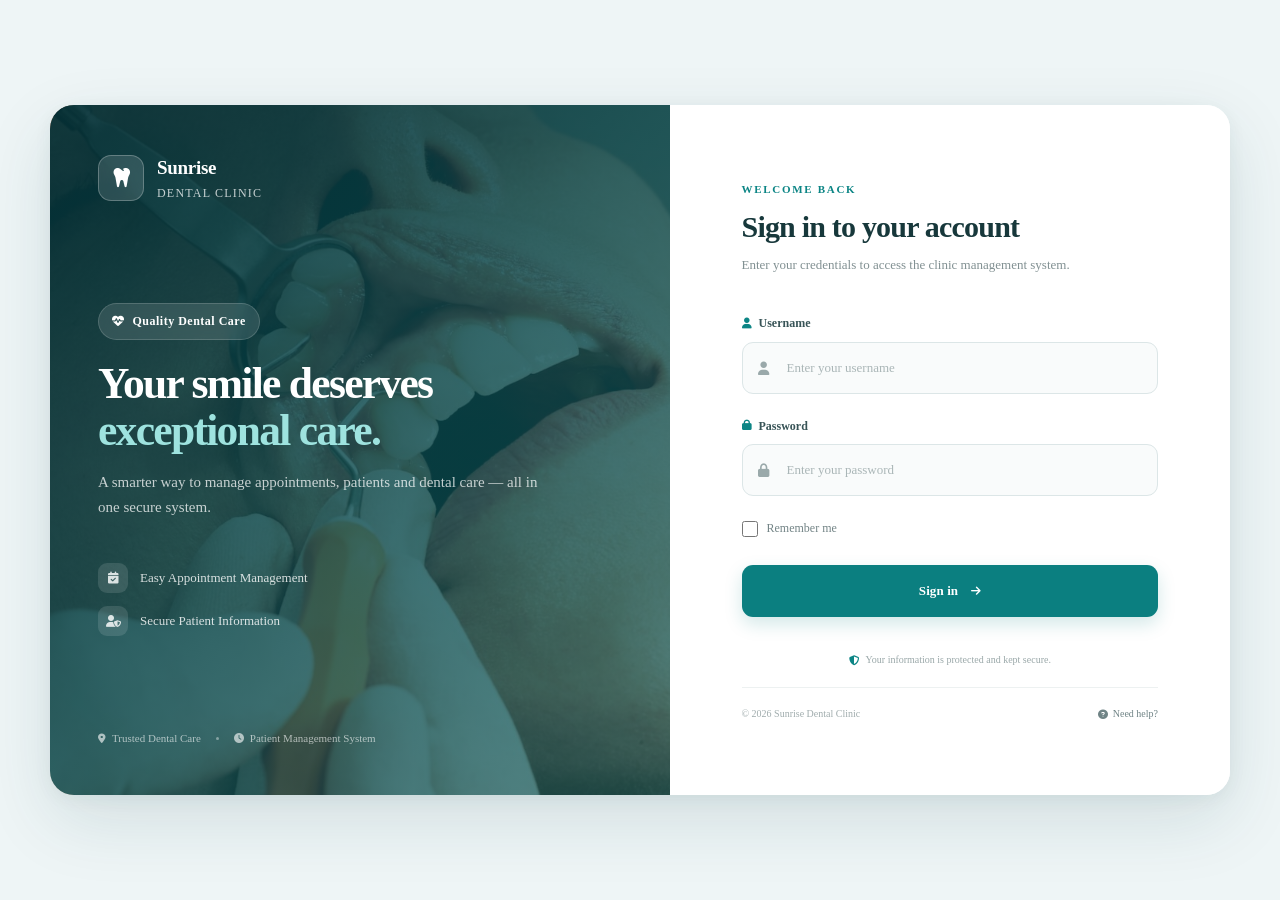
<file: src/main/webapp/login.html>
<!DOCTYPE html>
<html lang="en">
<head>
    <meta charset="UTF-8">
    <meta name="viewport" content="width=device-width, initial-scale=1.0">
    <title>Login - Sunrise Dental Clinic</title>
    <link rel="stylesheet" href="assets/css/style.css">
    <link rel="stylesheet" href="assets/css/login.css">
    <link rel="stylesheet" href="https://cdnjs.cloudflare.com/ajax/libs/font-awesome/6.4.0/css/all.min.css">
</head>

<body class="login-page">

<div class="login-container">

    <!-- LEFT: Clinic Visual / Branding -->
    <div class="login-visual">

        <!-- Local project image -->
        <img
                src="assets/images/dental.jpg"
                alt="Sunrise Dental Clinic"
                class="login-visual-image">

        <!-- Dark overlay -->
        <div class="login-visual-overlay"></div>

        <div class="login-visual-content">

            <div class="clinic-brand">
                <div class="brand-icon">
                    <i class="fas fa-tooth"></i>
                </div>

                <div>
                    <span class="brand-name">Sunrise</span>
                    <span class="brand-type">Dental Clinic</span>
                </div>
            </div>

            <div class="visual-message">

            <span class="visual-label">
                <i class="fas fa-heart-pulse"></i>
                Quality Dental Care
            </span>

                <h2>
                    Your smile deserves
                    <span>exceptional care.</span>
                </h2>

                <p>
                    A smarter way to manage appointments,
                    patients and dental care — all in one secure system.
                </p>

            </div>

            <div class="visual-features">

                <div class="visual-feature">
                    <i class="fas fa-calendar-check"></i>
                    <span>Easy Appointment Management</span>
                </div>

                <div class="visual-feature">
                    <i class="fas fa-user-shield"></i>
                    <span>Secure Patient Information</span>
                </div>

            </div>

        </div>

        <div class="visual-footer">

        <span>
            <i class="fas fa-location-dot"></i>
            Trusted Dental Care
        </span>

            <span class="visual-footer-divider"></span>

            <span>
            <i class="fas fa-clock"></i>
            Patient Management System
        </span>

        </div>

    </div>


    <!-- RIGHT: Login -->
    <div class="login-box">

        <div class="login-header">

            <div class="mobile-login-logo">
                <div class="mobile-logo-icon">
                    <i class="fas fa-tooth"></i>
                </div>
            </div>

            <span class="login-welcome">WELCOME BACK</span>

            <h1>Sign in to your account</h1>

            <p>
                Enter your credentials to access the clinic management system.
            </p>

        </div>


        <!-- Existing messages - functionality unchanged -->
        <div id="error-message" class="alert alert-error" style="display: none;"></div>
        <div id="success-message" class="alert alert-success" style="display: none;"></div>


        <!-- Existing form - functionality unchanged -->
        <form id="login-form" class="login-form">

            <div class="form-group">

                <label for="username">
                    <span class="input-label-icon">
                        <i class="fas fa-user"></i>
                    </span>
                    Username
                </label>

                <div class="input-wrapper">
                    <i class="fas fa-user input-icon"></i>

                    <input
                            type="text"
                            id="username"
                            name="username"
                            class="form-control"
                            placeholder="Enter your username"
                            required
                            autocomplete="username">
                </div>

            </div>


            <div class="form-group">

                <label for="password">
                    <span class="input-label-icon">
                        <i class="fas fa-lock"></i>
                    </span>
                    Password
                </label>

                <div class="input-wrapper">
                    <i class="fas fa-lock input-icon"></i>

                    <input
                            type="password"
                            id="password"
                            name="password"
                            class="form-control"
                            placeholder="Enter your password"
                            required
                            autocomplete="current-password">
                </div>

            </div>


            <div class="form-group form-check">

                <input
                        type="checkbox"
                        id="remember-me"
                        class="form-check-input">

                <label for="remember-me">
                    Remember me
                </label>

            </div>


            <button
                    type="submit"
                    class="btn btn-primary btn-block"
                    id="login-button">

                <span id="login-button-text">
                    Sign in
                    <i class="fas fa-arrow-right"></i>
                </span>

                <span
                        id="login-button-spinner"
                        class="spinner"
                        style="display: none;">

                    <i class="fas fa-spinner fa-spin"></i>
                    Logging in...

                </span>

            </button>

        </form>


        <div class="login-footer">

            <p>
                <i class="fas fa-shield-halved"></i>
                Your information is protected and kept secure.
            </p>

            <div class="footer-bottom">

                <span>
                    &copy; 2026 Sunrise Dental Clinic
                </span>

                <a href="help.html">
                    <i class="fas fa-circle-question"></i>
                    Need help?
                </a>

            </div>

        </div>

    </div>

</div>


<script src="assets/js/api.js"></script>
<script src="assets/js/auth.js"></script>

<script>
    // Check if already logged in
    document.addEventListener('DOMContentLoaded', function() {
        if (Auth.isAuthenticated()) {
            const role = Auth.getUserInfo().role;
            if (role === 'DENTIST') {
                window.location.href = 'doctor-dashboard.html';
            } else {
                window.location.href = 'dashboard.html';
            }
        }
    });
</script>

</body>
</html>
</file>
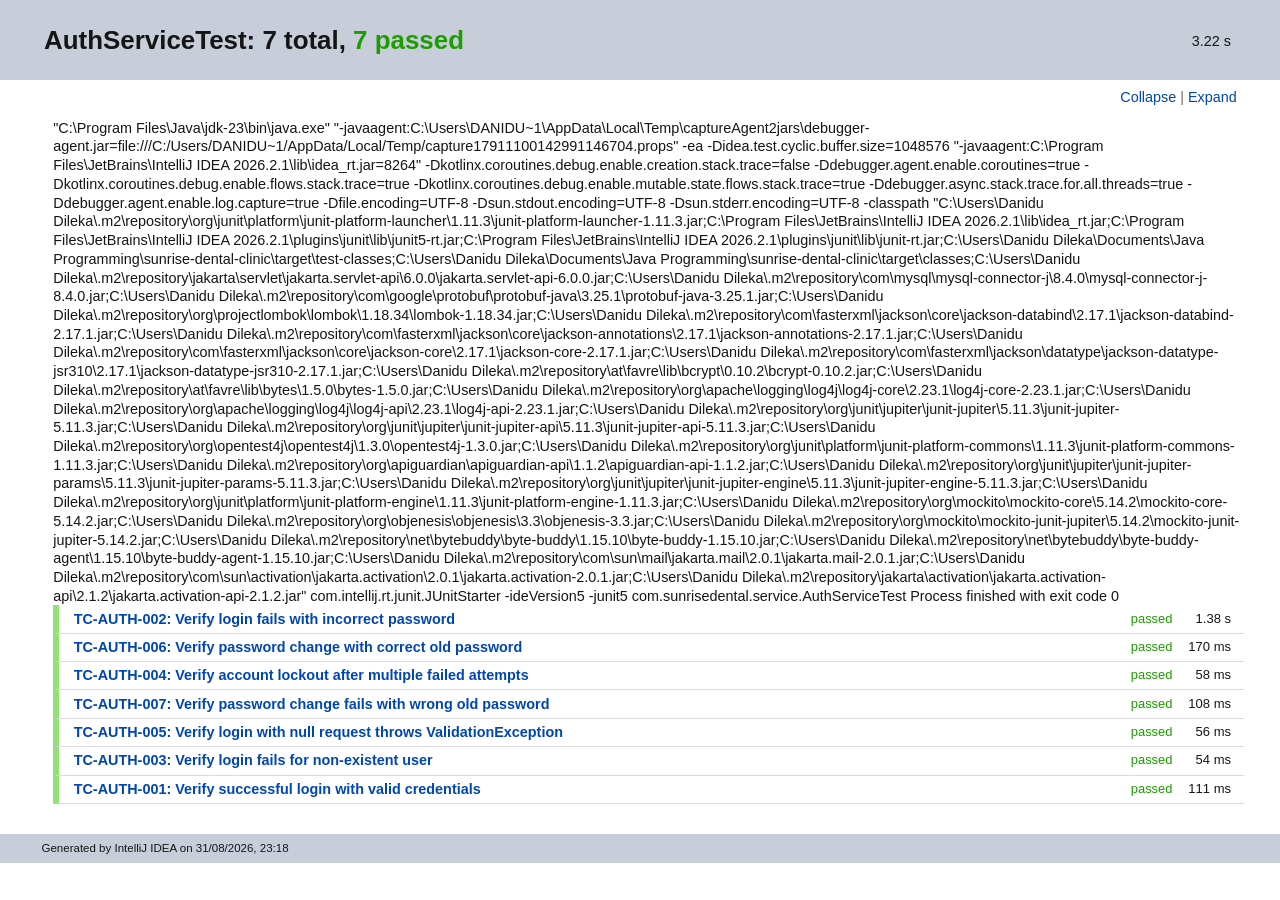
<file: src/test/Test-Results/Test Results - AuthServiceTest.html>
<!DOCTYPE html PUBLIC "-//W3C//DTD XHTML 1.0 Strict//EN" "http://www.w3.org/TR/xhtml1/DTD/xhtml1-strict.dtd">
<html xmlns:str="http://exslt.org/strings" xmlns="http://www.w3.org/1999/xhtml">
    <head>
        <META http-equiv="Content-Type" content="text/html; charset=UTF-8">
        <title>Test Results &mdash; AuthServiceTest</title>
        <style type="text/css">
          html {
            height: 100%
          }

          body {
            margin: 0 auto;
            padding: 0;
            text-align: left;
            height: 100%;
            font-family: myriad, arial, tahoma, verdana, sans-serif;
            color: #151515;
            font-size: 90%;
            line-height: 1.3em;
            background-color: #fff;
          }

          * {
            margin: 0;
            padding: 0
          }

          .clr {
            clear: both;
            overflow: hidden;
          }

          img {
            border: none
          }

          a {
            color: #0046b0;
            text-decoration: none;
          }

          a:hover {
            text-decoration: none;
          }

          a:focus, a:active {
            outline: none
          }

          .noborder {
            border: none
          }

          h1 {
            color: #151515;
            font-size: 180%;
            line-height: 1.1em;
            font-weight: bold;
          }

          h2 {
            color: #393D42;
            font-size: 160%;
            font-weight: normal
          }

          h3 {
            font-size: 120%;
            font-weight: bold;
            margin-bottom: .5em
          }

          h4 {
            font-size: 110%;
          }

          h5 {
            font-size: 110%;
          }

          span.failed {
            color: #ff0000
          }

          span.error {
            color: #ff0000
          }

          span.passed {
            color: #1d9d01
          }

          span.ignored {
            color: #fff600
          }

          span.skipped {
            color: #fff600
          }

          hr {
            background-color: blue
          }

          #container {
            min-width: 30em;
          }

          #header {
            padding: 0;
            position: fixed;
            width: 100%;
            z-index: 10;
            background-color: #c7ceda;
          }

          #header h1 {
            margin: 1em 3em 1em 1.7em;
          }

          #header h1 strong {
            white-space: nowrap;
          }

          #header .time {
            margin-top: 2.2em;
            margin-right: 3.4em;
            float: right;
          }

          #treecontrol {
            margin: 0;
            padding: .5em 3em .5em 0;
            text-align: right;
            background-color: #fff;
          }

          #treecontrol ul li {
            display: inline;
            list-style: none;
            color: #666;
          }

          #content {
            padding: 0 2.5em 2em 1.7em;
          }

          #content ul {
            margin: .4em 0 .1em 2em;
            list-style: none;
          }

          #content ul li.level {
            cursor: pointer;
          }

          #content ul li.level span {
            display: block;
            font-weight: bold;
          }

          #content ul li.level.top {
            margin-bottom: .3em;
          }

          #content ul li.level.top > span {
            padding: .5em 0 .5em 1em;
            font-size: 120%;
            color: #151515;
            background-color: #f2f2f2;
            border-left: solid 10px #93e078;
          }

          #content ul li.level.top.failed > span {
            border-left: solid 10px #f02525;
          }

          #content ul li.level.top.ignored > span {
            border-left: solid 10px #f8d216;
          }

          #content ul li.level.suite > span {
            margin-bottom: .8em;
            padding: 0 0 0 .8em;
            display: block;
            font-size: 110%;
            line-height: 1em;
            color: #151515;
            border-left: solid 15px #93e078;
          }

          #content ul li.level.suite.failed > span {
            border-left: solid 15px #f02525;
          }

          #content ul li.level.suite.ignored > span {
            border-left: solid 15px #f8d216;
          }

          #content ul li.level.suite > ul {
            margin-bottom: 1.5em;
          }

          #content ul li.level.test > span {
            padding: .3em 0 .3em 1em;
            color: #0046b0;
            font-size: 100%;
            border-left: solid 6px #93e078;
            border-bottom: solid 1px #dbdbdb;
          }

          #content ul li.level.test.failed > span {
            border-left: solid 6px #f02525;
          }

          #content ul li.level.test.ignored > span {
            border-left: solid 6px #f8d216;
          }

          #content ul li.text p, #content ul li.text span {
            margin-bottom: 1.5em;
            color: #151515 !important;
            font-size: 90% !important;
            font-weight: normal !important;
            overflow-x: auto;
            cursor: auto !important;
            background: none !important;
            border: none !important;
          }

          #content ul li.text span {
            margin-bottom: 0;
            display: block;
          }

          #content ul li.text span.stderr {
            color: #8b0000 !important;
          }

          #content ul li .time {
            margin-right: .5em;
            width: 5em;
            text-align: right;
            font-size: 13px;
            color: #151515;
            font-style: normal;
            font-weight: normal;
            float: right;
          }

          #content ul li span .status {
            width: 6em;
            font-size: 90%;
            color: #1d9d01;
            font-style: normal;
            font-weight: normal;
            float: right;
            text-align: right;
          }

          #content ul li.failed > span .status {
            color: #ff0000;
          }

          #content ul li.ignored > span .status {
            color: #d6b000;
          }

          #footer {
              height: 2em;
              background-color: #c7ceda;
          }
          #footer p {
              padding: .4em 0 0 3.6em;
              font-size: 80%;
          }
        </style>
        <script type="text/javascript">
eval(function(p,a,c,k,e,r){e=function(c){return(c<a?'':e(parseInt(c/a)))+((c=c%a)>35?String.fromCharCode(c+29):c.toString(36))};if(!''.replace(/^/,String)){while(c--)r[e(c)]=k[c]||e(c);k=[function(e){return r[e]}];e=function(){return'\\w+'};c=1};while(c--)if(k[c])p=p.replace(new RegExp('\\b'+e(c)+'\\b','g'),k[c]);return p}('(G(){9(1n E!="11")H w=E;H E=17.16=G(a,c){9(17==6||!6.4K)I 1q E(a,c);I 6.4K(a,c)};9(1n $!="11")H D=$;17.$=E;H u=/^[^<]*(<(.|\\s)+>)[^>]*$|^#(\\w+)$/;E.1b=E.3x={4K:G(a,c){a=a||U;9(1n a=="1M"){H m=u.2L(a);9(m&&(m[1]||!c)){9(m[1])a=E.4I([m[1]],c);J{H b=U.42(m[3]);9(b)9(b.1T!=m[3])I E().1X(a);J{6[0]=b;6.L=1;I 6}J a=[]}}J I 1q E(c).1X(a)}J 9(E.1p(a))I 1q E(U)[E.1b.2d?"2d":"37"](a);I 6.6u(a.1d==1C&&a||(a.4d||a.L&&a!=17&&!a.1z&&a[0]!=11&&a[0].1z)&&E.2h(a)||[a])},4d:"1.2",82:G(){I 6.L},L:0,28:G(a){I a==11?E.2h(6):6[a]},2v:G(a){H b=E(a);b.4Y=6;I b},6u:G(a){6.L=0;1C.3x.1a.15(6,a);I 6},O:G(a,b){I E.O(6,a,b)},4J:G(a){H b=-1;6.O(G(i){9(6==a)b=i});I b},1y:G(f,d,e){H c=f;9(f.1d==3T)9(d==11)I 6.L&&E[e||"1y"](6[0],f)||11;J{c={};c[f]=d}I 6.O(G(a){M(H b 1j c)E.1y(e?6.R:6,b,E.1c(6,c[b],e,a,b))})},18:G(b,a){I 6.1y(b,a,"3O")},2t:G(e){9(1n e!="5w"&&e!=S)I 6.4o().3e(U.6F(e));H t="";E.O(e||6,G(){E.O(6.2X,G(){9(6.1z!=8)t+=6.1z!=1?6.6x:E.1b.2t([6])})});I t},5l:G(b){9(6[0])E(b,6[0].3N).6t().38(6[0]).1W(G(){H a=6;1Y(a.1t)a=a.1t;I a}).3e(6);I 6},8p:G(a){I 6.O(G(){E(6).6p().5l(a)})},8h:G(a){I 6.O(G(){E(6).5l(a)})},3e:G(){I 6.3s(1k,Q,1,G(a){6.57(a)})},6k:G(){I 6.3s(1k,Q,-1,G(a){6.38(a,6.1t)})},6g:G(){I 6.3s(1k,P,1,G(a){6.14.38(a,6)})},53:G(){I 6.3s(1k,P,-1,G(a){6.14.38(a,6.2i)})},1B:G(){I 6.4Y||E([])},1X:G(t){H b=E.1W(6,G(a){I E.1X(t,a)});I 6.2v(/[^+>] [^+>]/.12(t)||t.1e("..")>-1?E.4V(b):b)},6t:G(e){H f=6.1W(G(){I 6.66?E(6.66)[0]:6.4S(Q)});9(e===Q){H d=f.1X("*").4Q();6.1X("*").4Q().O(G(i){H c=E.K(6,"2A");M(H a 1j c)M(H b 1j c[a])E.1h.1f(d[i],a,c[a][b],c[a][b].K)})}I f},1A:G(t){I 6.2v(E.1p(t)&&E.2T(6,G(b,a){I t.15(b,[a])})||E.3G(t,6))},5T:G(t){I 6.2v(t.1d==3T&&E.3G(t,6,Q)||E.2T(6,G(a){I(t.1d==1C||t.4d)?E.2S(a,t)<0:a!=t}))},1f:G(t){I 6.2v(E.1S(6.28(),t.1d==3T?E(t).28():t.L!=11&&(!t.Y||t.Y=="7t")?t:[t]))},3j:G(a){I a?E.3G(a,6).L>0:P},7g:G(a){I 6.3j("."+a)},2V:G(b){9(b==11){9(6.L){H c=6[0];9(E.Y(c,"24")){H e=c.4z,a=[],W=c.W,2P=c.N=="24-2P";9(e<0)I S;M(H i=2P?e:0,2Y=2P?e+1:W.L;i<2Y;i++){H d=W[i];9(d.29){H b=E.V.1g&&!d.70["1N"].9U?d.2t:d.1N;9(2P)I b;a.1a(b)}}I a}J I 6[0].1N.1o(/\\r/g,"")}}J I 6.O(G(){9(b.1d==1C&&/4s|5u/.12(6.N))6.2K=(E.2S(6.1N,b)>=0||E.2S(6.2J,b)>=0);J 9(E.Y(6,"24")){H a=b.1d==1C?b:[b];E("9m",6).O(G(){6.29=(E.2S(6.1N,a)>=0||E.2S(6.2t,a)>=0)});9(!a.L)6.4z=-1}J 6.1N=b})},4n:G(a){I a==11?(6.L?6[0].3D:S):6.4o().3e(a)},6H:G(a){I 6.53(a).2e()},2s:G(){I 6.2v(1C.3x.2s.15(6,1k))},1W:G(b){I 6.2v(E.1W(6,G(a,i){I b.3c(a,i,a)}))},4Q:G(){I 6.1f(6.4Y)},3s:G(f,d,g,e){H c=6.L>1,a;I 6.O(G(){9(!a){a=E.4I(f,6.3N);9(g<0)a.91()}H b=6;9(d&&E.Y(6,"1F")&&E.Y(a[0],"4k"))b=6.4q("1J")[0]||6.57(U.5r("1J"));E.O(a,G(){9(E.Y(6,"1P")){9(6.3g)E.3w({1u:6.3g,3h:P,1Z:"1P"});J E.5h(6.2t||6.6s||6.3D||"")}J e.15(b,[c?6.4S(Q):6])})})}};E.1i=E.1b.1i=G(){H c=1k[0]||{},a=1,2g=1k.L,5e=P;9(c.1d==8v){5e=c;c=1k[1]||{}}9(2g==1){c=6;a=0}H b;M(;a<2g;a++)9((b=1k[a])!=S)M(H i 1j b){9(c==b[i])6r;9(5e&&1n b[i]==\'5w\'&&c[i])E.1i(c[i],b[i]);J 9(b[i]!=11)c[i]=b[i]}I c};H F="16"+(1q 3v()).3u(),6q=0,5d={};E.1i({8k:G(a){17.$=D;9(a)17.16=w;I E},1p:G(a){I!!a&&1n a!="1M"&&!a.Y&&a.1d!=1C&&/G/i.12(a+"")},4a:G(a){I a.35&&!a.1K||a.34&&a.3N&&!a.3N.1K},5h:G(a){a=E.33(a);9(a){9(17.6o)17.6o(a);J 9(E.V.1H)17.58(a,0);J 3p.3c(17,a)}},Y:G(b,a){I b.Y&&b.Y.26()==a.26()},1I:{},K:G(c,d,b){c=c==17?5d:c;H a=c[F];9(!a)a=c[F]=++6q;9(d&&!E.1I[a])E.1I[a]={};9(b!=11)E.1I[a][d]=b;I d?E.1I[a][d]:a},30:G(c,b){c=c==17?5d:c;H a=c[F];9(b){9(E.1I[a]){2G E.1I[a][b];b="";M(b 1j E.1I[a])22;9(!b)E.30(c)}}J{2c{2G c[F]}27(e){9(c.54)c.54(F)}2G E.1I[a]}},O:G(a,b,c){9(c){9(a.L==11)M(H i 1j a)b.15(a[i],c);J M(H i=0,45=a.L;i<45;i++)9(b.15(a[i],c)===P)22}J{9(a.L==11)M(H i 1j a)b.3c(a[i],i,a[i]);J M(H i=0,45=a.L,2V=a[0];i<45&&b.3c(2V,i,2V)!==P;2V=a[++i]){}}I a},1c:G(c,b,d,e,a){9(E.1p(b))b=b.3c(c,[e]);H f=/z-?4J|7T-?7S|1v|69|7Q-?1G/i;I b&&b.1d==4X&&d=="3O"&&!f.12(a)?b+"2I":b},1m:{1f:G(b,c){E.O((c||"").2p(/\\s+/),G(i,a){9(!E.1m.3t(b.1m,a))b.1m+=(b.1m?" ":"")+a})},2e:G(b,c){b.1m=c!=11?E.2T(b.1m.2p(/\\s+/),G(a){I!E.1m.3t(c,a)}).65(" "):""},3t:G(t,c){I E.2S(c,(t.1m||t).3z().2p(/\\s+/))>-1}},2q:G(e,o,f){M(H i 1j o){e.R["3C"+i]=e.R[i];e.R[i]=o[i]}f.15(e,[]);M(H i 1j o)e.R[i]=e.R["3C"+i]},18:G(e,p){9(p=="1G"||p=="2E"){H b={},3Z,3Y,d=["7L","7K","7J","7G"];E.O(d,G(){b["7F"+6]=0;b["7D"+6+"61"]=0});E.2q(e,b,G(){9(E(e).3j(\':3X\')){3Z=e.7A;3Y=e.7z}J{e=E(e.4S(Q)).1X(":4s").5X("2K").1B().18({4v:"1O",2W:"4D",19:"2U",7w:"0",1R:"0"}).5P(e.14)[0];H a=E.18(e.14,"2W")||"3V";9(a=="3V")e.14.R.2W="7k";3Z=e.7h;3Y=e.7f;9(a=="3V")e.14.R.2W="3V";e.14.3k(e)}});I p=="1G"?3Z:3Y}I E.3O(e,p)},3O:G(h,j,i){H g,2u=[],2q=[];G 3l(a){9(!E.V.1H)I P;H b=U.3M.3P(a,S);I!b||b.4y("3l")==""}9(j=="1v"&&E.V.1g){g=E.1y(h.R,"1v");I g==""?"1":g}9(j.1U(/4r/i))j=y;9(!i&&h.R[j])g=h.R[j];J 9(U.3M&&U.3M.3P){9(j.1U(/4r/i))j="4r";j=j.1o(/([A-Z])/g,"-$1").2F();H d=U.3M.3P(h,S);9(d&&!3l(h))g=d.4y(j);J{M(H a=h;a&&3l(a);a=a.14)2u.4Z(a);M(a=0;a<2u.L;a++)9(3l(2u[a])){2q[a]=2u[a].R.19;2u[a].R.19="2U"}g=j=="19"&&2q[2u.L-1]!=S?"2j":U.3M.3P(h,S).4y(j)||"";M(a=0;a<2q.L;a++)9(2q[a]!=S)2u[a].R.19=2q[a]}9(j=="1v"&&g=="")g="1"}J 9(h.43){H f=j.1o(/\\-(\\w)/g,G(m,c){I c.26()});g=h.43[j]||h.43[f];9(!/^\\d+(2I)?$/i.12(g)&&/^\\d/.12(g)){H k=h.R.1R;H e=h.4t.1R;h.4t.1R=h.43.1R;h.R.1R=g||0;g=h.R.74+"2I";h.R.1R=k;h.4t.1R=e}}I g},4I:G(a,e){H r=[];e=e||U;E.O(a,G(i,d){9(!d)I;9(d.1d==4X)d=d.3z();9(1n d=="1M"){d=d.1o(/(<(\\w+)[^>]*?)\\/>/g,G(m,a,b){I b.1U(/^(71|6Z|5D|6Y|49|9S|9P|3f|9K|9I)$/i)?m:a+"></"+b+">"});H s=E.33(d).2F(),1r=e.5r("1r"),2x=[];H c=!s.1e("<9D")&&[1,"<24>","</24>"]||!s.1e("<9A")&&[1,"<6S>","</6S>"]||s.1U(/^<(9x|1J|9u|9t|9s)/)&&[1,"<1F>","</1F>"]||!s.1e("<4k")&&[2,"<1F><1J>","</1J></1F>"]||(!s.1e("<9r")||!s.1e("<9q"))&&[3,"<1F><1J><4k>","</4k></1J></1F>"]||!s.1e("<5D")&&[2,"<1F><1J></1J><6L>","</6L></1F>"]||E.V.1g&&[1,"1r<1r>","</1r>"]||[0,"",""];1r.3D=c[1]+d+c[2];1Y(c[0]--)1r=1r.5k;9(E.V.1g){9(!s.1e("<1F")&&s.1e("<1J")<0)2x=1r.1t&&1r.1t.2X;J 9(c[1]=="<1F>"&&s.1e("<1J")<0)2x=1r.2X;M(H n=2x.L-1;n>=0;--n)9(E.Y(2x[n],"1J")&&!2x[n].2X.L)2x[n].14.3k(2x[n]);9(/^\\s/.12(d))1r.38(e.6F(d.1U(/^\\s*/)[0]),1r.1t)}d=E.2h(1r.2X)}9(0===d.L&&(!E.Y(d,"3B")&&!E.Y(d,"24")))I;9(d[0]==11||E.Y(d,"3B")||d.W)r.1a(d);J r=E.1S(r,d)});I r},1y:G(c,d,a){H e=E.4a(c)?{}:E.5o;9(d=="29"&&E.V.1H)c.14.4z;9(e[d]){9(a!=11)c[e[d]]=a;I c[e[d]]}J 9(E.V.1g&&d=="R")I E.1y(c.R,"9g",a);J 9(a==11&&E.V.1g&&E.Y(c,"3B")&&(d=="9e"||d=="9d"))I c.9b(d).6x;J 9(c.34){9(a!=11){9(d=="N"&&E.Y(c,"49")&&c.14)6E"N 96 94\'t 93 92";c.90(d,a)}9(E.V.1g&&/6B|3g/.12(d)&&!E.4a(c))I c.4l(d,2);I c.4l(d)}J{9(d=="1v"&&E.V.1g){9(a!=11){c.69=1;c.1A=(c.1A||"").1o(/6A\\([^)]*\\)/,"")+(3K(a).3z()=="8V"?"":"6A(1v="+a*6z+")")}I c.1A?(3K(c.1A.1U(/1v=([^)]*)/)[1])/6z).3z():""}d=d.1o(/-([a-z])/8T,G(z,b){I b.26()});9(a!=11)c[d]=a;I c[d]}},33:G(t){I(t||"").1o(/^\\s+|\\s+$/g,"")},2h:G(a){H r=[];9(1n a!="8Q")M(H i=0,2g=a.L;i<2g;i++)r.1a(a[i]);J r=a.2s(0);I r},2S:G(b,a){M(H i=0,2g=a.L;i<2g;i++)9(a[i]==b)I i;I-1},1S:G(a,b){9(E.V.1g){M(H i=0;b[i];i++)9(b[i].1z!=8)a.1a(b[i])}J M(H i=0;b[i];i++)a.1a(b[i]);I a},4V:G(b){H r=[],2f={};2c{M(H i=0,6P=b.L;i<6P;i++){H a=E.K(b[i]);9(!2f[a]){2f[a]=Q;r.1a(b[i])}}}27(e){r=b}I r},2T:G(b,a,c){9(1n a=="1M")a=3p("P||G(a,i){I "+a+"}");H d=[];M(H i=0,4m=b.L;i<4m;i++)9(!c&&a(b[i],i)||c&&!a(b[i],i))d.1a(b[i]);I d},1W:G(c,b){9(1n b=="1M")b=3p("P||G(a){I "+b+"}");H d=[];M(H i=0,4m=c.L;i<4m;i++){H a=b(c[i],i);9(a!==S&&a!=11){9(a.1d!=1C)a=[a];d=d.8O(a)}}I d}});H v=8M.8K.2F();E.V={4f:(v.1U(/.+(?:8I|8H|8F|8E)[\\/: ]([\\d.]+)/)||[])[1],1H:/6T/.12(v),3a:/3a/.12(v),1g:/1g/.12(v)&&!/3a/.12(v),39:/39/.12(v)&&!/(8B|6T)/.12(v)};H y=E.V.1g?"4h":"5g";E.1i({5f:!E.V.1g||U.8A=="8z",4h:E.V.1g?"4h":"5g",5o:{"M":"8y","8x":"1m","4r":y,5g:y,4h:y,3D:"3D",1m:"1m",1N:"1N",36:"36",2K:"2K",8w:"8u",29:"29",8t:"8s"}});E.O({1D:"a.14",8r:"16.4e(a,\'14\')",8q:"16.2R(a,2,\'2i\')",8o:"16.2R(a,2,\'4c\')",8n:"16.4e(a,\'2i\')",8m:"16.4e(a,\'4c\')",8l:"16.5c(a.14.1t,a)",8j:"16.5c(a.1t)",6p:"16.Y(a,\'8i\')?a.8f||a.8e.U:16.2h(a.2X)"},G(i,n){E.1b[i]=G(a){H b=E.1W(6,n);9(a&&1n a=="1M")b=E.3G(a,b);I 6.2v(E.4V(b))}});E.O({5P:"3e",8d:"6k",38:"6g",8c:"53",8b:"6H"},G(i,n){E.1b[i]=G(){H a=1k;I 6.O(G(){M(H j=0,2g=a.L;j<2g;j++)E(a[j])[n](6)})}});E.O({5X:G(a){E.1y(6,a,"");6.54(a)},8a:G(c){E.1m.1f(6,c)},89:G(c){E.1m.2e(6,c)},88:G(c){E.1m[E.1m.3t(6,c)?"2e":"1f"](6,c)},2e:G(a){9(!a||E.1A(a,[6]).r.L){E.30(6);6.14.3k(6)}},4o:G(){E("*",6).O(G(){E.30(6)});1Y(6.1t)6.3k(6.1t)}},G(i,n){E.1b[i]=G(){I 6.O(n,1k)}});E.O(["87","61"],G(i,a){H n=a.2F();E.1b[n]=G(h){I 6[0]==17?E.V.1H&&3r["86"+a]||E.5f&&32.2Y(U.35["59"+a],U.1K["59"+a])||U.1K["59"+a]:6[0]==U?32.2Y(U.1K["6n"+a],U.1K["6m"+a]):h==11?(6.L?E.18(6[0],n):S):6.18(n,h.1d==3T?h:h+"2I")}});H C=E.V.1H&&3q(E.V.4f)<85?"(?:[\\\\w*56-]|\\\\\\\\.)":"(?:[\\\\w\\84-\\83*56-]|\\\\\\\\.)",6j=1q 47("^>\\\\s*("+C+"+)"),6i=1q 47("^("+C+"+)(#)("+C+"+)"),6h=1q 47("^([#.]?)("+C+"*)");E.1i({55:{"":"m[2]==\'*\'||16.Y(a,m[2])","#":"a.4l(\'1T\')==m[2]",":":{81:"i<m[3]-0",7Z:"i>m[3]-0",2R:"m[3]-0==i",7Y:"m[3]-0==i",3o:"i==0",3n:"i==r.L-1",6f:"i%2==0",6d:"i%2","3o-46":"a.14.4q(\'*\')[0]==a","3n-46":"16.2R(a.14.5k,1,\'4c\')==a","7X-46":"!16.2R(a.14.5k,2,\'4c\')",1D:"a.1t",4o:"!a.1t",7W:"(a.6s||a.7V||\'\').1e(m[3])>=0",3X:\'"1O"!=a.N&&16.18(a,"19")!="2j"&&16.18(a,"4v")!="1O"\',1O:\'"1O"==a.N||16.18(a,"19")=="2j"||16.18(a,"4v")=="1O"\',7U:"!a.36",36:"a.36",2K:"a.2K",29:"a.29||16.1y(a,\'29\')",2t:"\'2t\'==a.N",4s:"\'4s\'==a.N",5u:"\'5u\'==a.N",52:"\'52\'==a.N",51:"\'51\'==a.N",50:"\'50\'==a.N",6c:"\'6c\'==a.N",6b:"\'6b\'==a.N",2y:\'"2y"==a.N||16.Y(a,"2y")\',49:"/49|24|6a|2y/i.12(a.Y)",3t:"16.1X(m[3],a).L",7R:"/h\\\\d/i.12(a.Y)",7P:"16.2T(16.2Z,G(1b){I a==1b.T;}).L"}},68:[/^(\\[) *@?([\\w-]+) *([!*$^~=]*) *(\'?"?)(.*?)\\4 *\\]/,/^(:)([\\w-]+)\\("?\'?(.*?(\\(.*?\\))?[^(]*?)"?\'?\\)/,1q 47("^([:.#]*)("+C+"+)")],3G:G(a,c,b){H d,2b=[];1Y(a&&a!=d){d=a;H f=E.1A(a,c,b);a=f.t.1o(/^\\s*,\\s*/,"");2b=b?c=f.r:E.1S(2b,f.r)}I 2b},1X:G(t,o){9(1n t!="1M")I[t];9(o&&!o.1z)o=S;o=o||U;H d=[o],2f=[],3n;1Y(t&&3n!=t){H r=[];3n=t;t=E.33(t);H l=P;H g=6j;H m=g.2L(t);9(m){H p=m[1].26();M(H i=0;d[i];i++)M(H c=d[i].1t;c;c=c.2i)9(c.1z==1&&(p=="*"||c.Y.26()==p.26()))r.1a(c);d=r;t=t.1o(g,"");9(t.1e(" ")==0)6r;l=Q}J{g=/^([>+~])\\s*(\\w*)/i;9((m=g.2L(t))!=S){r=[];H p=m[2],1S={};m=m[1];M(H j=0,31=d.L;j<31;j++){H n=m=="~"||m=="+"?d[j].2i:d[j].1t;M(;n;n=n.2i)9(n.1z==1){H h=E.K(n);9(m=="~"&&1S[h])22;9(!p||n.Y.26()==p.26()){9(m=="~")1S[h]=Q;r.1a(n)}9(m=="+")22}}d=r;t=E.33(t.1o(g,""));l=Q}}9(t&&!l){9(!t.1e(",")){9(o==d[0])d.44();2f=E.1S(2f,d);r=d=[o];t=" "+t.67(1,t.L)}J{H k=6i;H m=k.2L(t);9(m){m=[0,m[2],m[3],m[1]]}J{k=6h;m=k.2L(t)}m[2]=m[2].1o(/\\\\/g,"");H f=d[d.L-1];9(m[1]=="#"&&f&&f.42&&!E.4a(f)){H q=f.42(m[2]);9((E.V.1g||E.V.3a)&&q&&1n q.1T=="1M"&&q.1T!=m[2])q=E(\'[@1T="\'+m[2]+\'"]\',f)[0];d=r=q&&(!m[3]||E.Y(q,m[3]))?[q]:[]}J{M(H i=0;d[i];i++){H a=m[1]=="#"&&m[3]?m[3]:m[1]!=""||m[0]==""?"*":m[2];9(a=="*"&&d[i].Y.2F()=="5w")a="3f";r=E.1S(r,d[i].4q(a))}9(m[1]==".")r=E.4W(r,m[2]);9(m[1]=="#"){H e=[];M(H i=0;r[i];i++)9(r[i].4l("1T")==m[2]){e=[r[i]];22}r=e}d=r}t=t.1o(k,"")}}9(t){H b=E.1A(t,r);d=r=b.r;t=E.33(b.t)}}9(t)d=[];9(d&&o==d[0])d.44();2f=E.1S(2f,d);I 2f},4W:G(r,m,a){m=" "+m+" ";H c=[];M(H i=0;r[i];i++){H b=(" "+r[i].1m+" ").1e(m)>=0;9(!a&&b||a&&!b)c.1a(r[i])}I c},1A:G(t,r,h){H d;1Y(t&&t!=d){d=t;H p=E.68,m;M(H i=0;p[i];i++){m=p[i].2L(t);9(m){t=t.7O(m[0].L);m[2]=m[2].1o(/\\\\/g,"");22}}9(!m)22;9(m[1]==":"&&m[2]=="5T")r=E.1A(m[3],r,Q).r;J 9(m[1]==".")r=E.4W(r,m[2],h);J 9(m[1]=="["){H g=[],N=m[3];M(H i=0,31=r.L;i<31;i++){H a=r[i],z=a[E.5o[m[2]]||m[2]];9(z==S||/6B|3g|29/.12(m[2]))z=E.1y(a,m[2])||\'\';9((N==""&&!!z||N=="="&&z==m[5]||N=="!="&&z!=m[5]||N=="^="&&z&&!z.1e(m[5])||N=="$="&&z.67(z.L-m[5].L)==m[5]||(N=="*="||N=="~=")&&z.1e(m[5])>=0)^h)g.1a(a)}r=g}J 9(m[1]==":"&&m[2]=="2R-46"){H e={},g=[],12=/(\\d*)n\\+?(\\d*)/.2L(m[3]=="6f"&&"2n"||m[3]=="6d"&&"2n+1"||!/\\D/.12(m[3])&&"n+"+m[3]||m[3]),3o=(12[1]||1)-0,d=12[2]-0;M(H i=0,31=r.L;i<31;i++){H j=r[i],14=j.14,1T=E.K(14);9(!e[1T]){H c=1;M(H n=14.1t;n;n=n.2i)9(n.1z==1)n.4U=c++;e[1T]=Q}H b=P;9(3o==1){9(d==0||j.4U==d)b=Q}J 9((j.4U+d)%3o==0)b=Q;9(b^h)g.1a(j)}r=g}J{H f=E.55[m[1]];9(1n f!="1M")f=E.55[m[1]][m[2]];f=3p("P||G(a,i){I "+f+"}");r=E.2T(r,f,h)}}I{r:r,t:t}},4e:G(b,c){H d=[];H a=b[c];1Y(a&&a!=U){9(a.1z==1)d.1a(a);a=a[c]}I d},2R:G(a,e,c,b){e=e||1;H d=0;M(;a;a=a[c])9(a.1z==1&&++d==e)22;I a},5c:G(n,a){H r=[];M(;n;n=n.2i){9(n.1z==1&&(!a||n!=a))r.1a(n)}I r}});E.1h={1f:G(g,e,c,h){9(E.V.1g&&g.41!=11)g=17;9(!c.2r)c.2r=6.2r++;9(h!=11){H d=c;c=G(){I d.15(6,1k)};c.K=h;c.2r=d.2r}H i=e.2p(".");e=i[0];c.N=i[1];H b=E.K(g,"2A")||E.K(g,"2A",{});H f=E.K(g,"2m",G(){H a;9(1n E=="11"||E.1h.4T)I a;a=E.1h.2m.15(g,1k);I a});H j=b[e];9(!j){j=b[e]={};9(g.4R)g.4R(e,f,P);J g.7N("40"+e,f)}j[c.2r]=c;6.23[e]=Q},2r:1,23:{},2e:G(d,c,b){H e=E.K(d,"2A"),2O,4J;9(1n c=="1M"){H a=c.2p(".");c=a[0]}9(e){9(c&&c.N){b=c.4P;c=c.N}9(!c){M(c 1j e)6.2e(d,c)}J 9(e[c]){9(b)2G e[c][b.2r];J M(b 1j e[c])9(!a[1]||e[c][b].N==a[1])2G e[c][b];M(2O 1j e[c])22;9(!2O){9(d.4O)d.4O(c,E.K(d,"2m"),P);J d.7M("40"+c,E.K(d,"2m"));2O=S;2G e[c]}}M(2O 1j e)22;9(!2O){E.30(d,"2A");E.30(d,"2m")}}},1L:G(d,b,e,c,f){b=E.2h(b||[]);9(!e){9(6.23[d])E("*").1f([17,U]).1L(d,b)}J{H a,2O,1b=E.1p(e[d]||S),4N=!b[0]||!b[0].2B;9(4N)b.4Z(6.4M({N:d,2o:e}));9(E.1p(E.K(e,"2m")))a=E.K(e,"2m").15(e,b);9(!1b&&e["40"+d]&&e["40"+d].15(e,b)===P)a=P;9(4N)b.44();9(f&&f.15(e,b)===P)a=P;9(1b&&c!==P&&a!==P&&!(E.Y(e,\'a\')&&d=="4L")){6.4T=Q;e[d]()}6.4T=P}I a},2m:G(d){H a;d=E.1h.4M(d||17.1h||{});H b=d.N.2p(".");d.N=b[0];H c=E.K(6,"2A")&&E.K(6,"2A")[d.N],3m=1C.3x.2s.3c(1k,1);3m.4Z(d);M(H j 1j c){3m[0].4P=c[j];3m[0].K=c[j].K;9(!b[1]||c[j].N==b[1]){H e=c[j].15(6,3m);9(a!==P)a=e;9(e===P){d.2B();d.3L()}}}9(E.V.1g)d.2o=d.2B=d.3L=d.4P=d.K=S;I a},4M:G(c){H a=c;c=E.1i({},a);c.2B=G(){9(a.2B)a.2B();a.7I=P};c.3L=G(){9(a.3L)a.3L();a.7H=Q};9(!c.2o&&c.64)c.2o=c.64;9(E.V.1H&&c.2o.1z==3)c.2o=a.2o.14;9(!c.4H&&c.4G)c.4H=c.4G==c.2o?c.7E:c.4G;9(c.63==S&&c.62!=S){H e=U.35,b=U.1K;c.63=c.62+(e&&e.2D||b.2D||0);c.7C=c.7B+(e&&e.2z||b.2z||0)}9(!c.3R&&(c.60||c.5Z))c.3R=c.60||c.5Z;9(!c.5Y&&c.5W)c.5Y=c.5W;9(!c.3R&&c.2y)c.3R=(c.2y&1?1:(c.2y&2?3:(c.2y&4?2:0)));I c}};E.1b.1i({3Q:G(c,a,b){I c=="5V"?6.2P(c,a,b):6.O(G(){E.1h.1f(6,c,b||a,b&&a)})},2P:G(d,b,c){I 6.O(G(){E.1h.1f(6,d,G(a){E(6).5U(a);I(c||b).15(6,1k)},c&&b)})},5U:G(a,b){I 6.O(G(){E.1h.2e(6,a,b)})},1L:G(c,a,b){I 6.O(G(){E.1h.1L(c,a,6,Q,b)})},7y:G(c,a,b){9(6[0])I E.1h.1L(c,a,6[0],P,b)},25:G(){H a=1k;I 6.4L(G(e){6.4E=0==6.4E?1:0;e.2B();I a[6.4E].15(6,[e])||P})},7x:G(f,g){G 4x(e){H p=e.4H;1Y(p&&p!=6)2c{p=p.14}27(e){p=6};9(p==6)I P;I(e.N=="4w"?f:g).15(6,[e])}I 6.4w(4x).5S(4x)},2d:G(f){5R();9(E.3W)f.15(U,[E]);J E.3i.1a(G(){I f.15(6,[E])});I 6}});E.1i({3W:P,3i:[],2d:G(){9(!E.3W){E.3W=Q;9(E.3i){E.O(E.3i,G(){6.15(U)});E.3i=S}9(E.V.39||E.V.3a)U.4O("5Q",E.2d,P);9(!17.7v.L)E(17).37(G(){E("#4C").2e()})}}});E.O(("7u,7o,37,7n,6n,5V,4L,7m,"+"7l,7j,7i,4w,5S,7p,24,"+"50,7q,7r,7s,3U").2p(","),G(i,o){E.1b[o]=G(f){I f?6.3Q(o,f):6.1L(o)}});H x=P;G 5R(){9(x)I;x=Q;9(E.V.39||E.V.3a)U.4R("5Q",E.2d,P);J 9(E.V.1g){U.7e("<7d"+"7c 1T=4C 7b=Q "+"3g=//:><\\/1P>");H a=U.42("4C");9(a)a.5O=G(){9(6.2C!="1l")I;E.2d()};a=S}J 9(E.V.1H)E.4B=41(G(){9(U.2C=="5N"||U.2C=="1l"){4A(E.4B);E.4B=S;E.2d()}},10);E.1h.1f(17,"37",E.2d)}E.1b.1i({37:G(g,d,c){9(E.1p(g))I 6.3Q("37",g);H e=g.1e(" ");9(e>=0){H i=g.2s(e,g.L);g=g.2s(0,e)}c=c||G(){};H f="4F";9(d)9(E.1p(d)){c=d;d=S}J{d=E.3f(d);f="5M"}H h=6;E.3w({1u:g,N:f,K:d,1l:G(a,b){9(b=="1E"||b=="5L")h.4n(i?E("<1r/>").3e(a.4p.1o(/<1P(.|\\s)*?\\/1P>/g,"")).1X(i):a.4p);58(G(){h.O(c,[a.4p,b,a])},13)}});I 6},7a:G(){I E.3f(6.5K())},5K:G(){I 6.1W(G(){I E.Y(6,"3B")?E.2h(6.79):6}).1A(G(){I 6.2J&&!6.36&&(6.2K||/24|6a/i.12(6.Y)||/2t|1O|51/i.12(6.N))}).1W(G(i,c){H b=E(6).2V();I b==S?S:b.1d==1C?E.1W(b,G(i,a){I{2J:c.2J,1N:a}}):{2J:c.2J,1N:b}}).28()}});E.O("5J,5I,5H,6e,5G,5F".2p(","),G(i,o){E.1b[o]=G(f){I 6.3Q(o,f)}});H B=(1q 3v).3u();E.1i({28:G(d,b,a,c){9(E.1p(b)){a=b;b=S}I E.3w({N:"4F",1u:d,K:b,1E:a,1Z:c})},78:G(b,a){I E.28(b,S,a,"1P")},77:G(c,b,a){I E.28(c,b,a,"3S")},76:G(d,b,a,c){9(E.1p(b)){a=b;b={}}I E.3w({N:"5M",1u:d,K:b,1E:a,1Z:c})},80:G(a){E.1i(E.4u,a)},4u:{23:Q,N:"4F",2H:0,5E:"75/x-73-3B-72",6l:Q,3h:Q,K:S},4b:{},3w:G(s){H f,48=/=(\\?|%3F)/g,1s,K;s=E.1i(Q,s,E.1i(Q,{},E.4u,s));9(s.K&&s.6l&&1n s.K!="1M")s.K=E.3f(s.K);H q=s.1u.1e("?");9(q>-1){s.K=(s.K?s.K+"&":"")+s.1u.2s(q+1);s.1u=s.1u.2s(0,q)}9(s.1Z=="5b"){9(!s.K||!s.K.1U(48))s.K=(s.K?s.K+"&":"")+(s.5b||"6X")+"=?";s.1Z="3S"}9(s.1Z=="3S"&&s.K&&s.K.1U(48)){f="5b"+B++;s.K=s.K.1o(48,"="+f);s.1Z="1P";17[f]=G(a){K=a;1E();17[f]=11;2c{2G 17[f]}27(e){}}}9(s.1Z=="1P"&&s.1I==S)s.1I=P;9(s.1I===P&&s.N.2F()=="28")s.K=(s.K?s.K+"&":"")+"56="+(1q 3v()).3u();9(s.K&&s.N.2F()=="28"){s.1u+="?"+s.K;s.K=S}9(s.23&&!E.5a++)E.1h.1L("5J");9(!s.1u.1e("6W")&&s.1Z=="1P"){H h=U.4q("8g")[0];H g=U.5r("1P");g.3g=s.1u;9(!f&&(s.1E||s.1l)){H j=P;g.9Q=g.5O=G(){9(!j&&(!6.2C||6.2C=="5N"||6.2C=="1l")){j=Q;1E();1l();h.3k(g)}}}h.57(g);I}H k=P;H i=17.6V?1q 6V("9O.9N"):1q 6U();i.9M(s.N,s.1u,s.3h);9(s.K)i.5B("9J-9H",s.5E);9(s.5A)i.5B("9G-5z-9F",E.4b[s.1u]||"9E, 9C 9B 9z 5v:5v:5v 9y");i.5B("X-9w-9v","6U");9(s.6R)s.6R(i);9(s.23)E.1h.1L("5F",[i,s]);H c=G(a){9(!k&&i&&(i.2C==4||a=="2H")){k=Q;9(d){4A(d);d=S}1s=a=="2H"&&"2H"||!E.6Q(i)&&"3U"||s.5A&&E.6O(i,s.1u)&&"5L"||"1E";9(1s=="1E"){2c{K=E.6N(i,s.1Z)}27(e){1s="5t"}}9(1s=="1E"){H b;2c{b=i.5i("6M-5z")}27(e){}9(s.5A&&b)E.4b[s.1u]=b;9(!f)1E()}J E.5s(s,i,1s);1l();9(s.3h)i=S}};9(s.3h){H d=41(c,13);9(s.2H>0)58(G(){9(i){i.9p();9(!k)c("2H")}},s.2H)}2c{i.9n(s.K)}27(e){E.5s(s,i,S,e)}9(!s.3h)c();I i;G 1E(){9(s.1E)s.1E(K,1s);9(s.23)E.1h.1L("5G",[i,s])}G 1l(){9(s.1l)s.1l(i,1s);9(s.23)E.1h.1L("5H",[i,s]);9(s.23&&!--E.5a)E.1h.1L("5I")}},5s:G(s,a,b,e){9(s.3U)s.3U(a,b,e);9(s.23)E.1h.1L("6e",[a,s,e])},5a:0,6Q:G(r){2c{I!r.1s&&9l.9k=="52:"||(r.1s>=6K&&r.1s<9j)||r.1s==6J||E.V.1H&&r.1s==11}27(e){}I P},6O:G(a,c){2c{H b=a.5i("6M-5z");I a.1s==6J||b==E.4b[c]||E.V.1H&&a.1s==11}27(e){}I P},6N:G(r,b){H c=r.5i("9i-N");H d=b=="6y"||!b&&c&&c.1e("6y")>=0;H a=d?r.9h:r.4p;9(d&&a.35.34=="5t")6E"5t";9(b=="1P")E.5h(a);9(b=="3S")a=3p("("+a+")");I a},3f:G(a){H s=[];9(a.1d==1C||a.4d)E.O(a,G(){s.1a(3b(6.2J)+"="+3b(6.1N))});J M(H j 1j a)9(a[j]&&a[j].1d==1C)E.O(a[j],G(){s.1a(3b(j)+"="+3b(6))});J s.1a(3b(j)+"="+3b(a[j]));I s.65("&").1o(/%20/g,"+")}});E.1b.1i({1x:G(b,a){I b?6.1V({1G:"1x",2E:"1x",1v:"1x"},b,a):6.1A(":1O").O(G(){6.R.19=6.3d?6.3d:"";9(E.18(6,"19")=="2j")6.R.19="2U"}).1B()},1w:G(b,a){I b?6.1V({1G:"1w",2E:"1w",1v:"1w"},b,a):6.1A(":3X").O(G(){6.3d=6.3d||E.18(6,"19");9(6.3d=="2j")6.3d="2U";6.R.19="2j"}).1B()},6G:E.1b.25,25:G(a,b){I E.1p(a)&&E.1p(b)?6.6G(a,b):a?6.1V({1G:"25",2E:"25",1v:"25"},a,b):6.O(G(){E(6)[E(6).3j(":1O")?"1x":"1w"]()})},9c:G(b,a){I 6.1V({1G:"1x"},b,a)},9a:G(b,a){I 6.1V({1G:"1w"},b,a)},99:G(b,a){I 6.1V({1G:"25"},b,a)},98:G(b,a){I 6.1V({1v:"1x"},b,a)},97:G(b,a){I 6.1V({1v:"1w"},b,a)},95:G(c,a,b){I 6.1V({1v:a},c,b)},1V:G(j,h,g,f){H i=E.6C(h,g,f);I 6[i.3I===P?"O":"3I"](G(){i=E.1i({},i);H d=E(6).3j(":1O"),3r=6;M(H p 1j j){9(j[p]=="1w"&&d||j[p]=="1x"&&!d)I E.1p(i.1l)&&i.1l.15(6);9(p=="1G"||p=="2E"){i.19=E.18(6,"19");i.2N=6.R.2N}}9(i.2N!=S)6.R.2N="1O";i.3H=E.1i({},j);E.O(j,G(c,a){H e=1q E.2w(3r,i,c);9(/25|1x|1w/.12(a))e[a=="25"?d?"1x":"1w":a](j);J{H b=a.3z().1U(/^([+-]?)([\\d.]+)(.*)$/),1Q=e.2b(Q)||0;9(b){1B=3K(b[2]),2k=b[3]||"2I";9(2k!="2I"){3r.R[c]=1B+2k;1Q=(1B/e.2b(Q))*1Q;3r.R[c]=1Q+2k}9(b[1])1B=((b[1]=="-"?-1:1)*1B)+1Q;e.3J(1Q,1B,2k)}J e.3J(1Q,a,"")}});I Q})},3I:G(a,b){9(!b){b=a;a="2w"}9(!1k.L)I A(6[0],a);I 6.O(G(){9(b.1d==1C)A(6,a,b);J{A(6,a).1a(b);9(A(6,a).L==1)b.15(6)}})},9f:G(){H a=E.2Z;I 6.O(G(){M(H i=0;i<a.L;i++)9(a[i].T==6)a.6D(i--,1)}).5p()}});H A=G(b,c,a){9(!b)I;H q=E.K(b,c+"3I");9(!q||a)q=E.K(b,c+"3I",a?E.2h(a):[]);I q};E.1b.5p=G(a){a=a||"2w";I 6.O(G(){H q=A(6,a);q.44();9(q.L)q[0].15(6)})};E.1i({6C:G(b,a,c){H d=b&&b.1d==8Z?b:{1l:c||!c&&a||E.1p(b)&&b,2a:b,3E:c&&a||a&&a.1d!=8Y&&a};d.2a=(d.2a&&d.2a.1d==4X?d.2a:{8X:8W,8U:6K}[d.2a])||9o;d.3C=d.1l;d.1l=G(){E(6).5p();9(E.1p(d.3C))d.3C.15(6)};I d},3E:{6I:G(p,n,b,a){I b+a*p},5q:G(p,n,b,a){I((-32.8S(p*32.8R)/2)+0.5)*a+b}},2Z:[],2w:G(b,c,a){6.W=c;6.T=b;6.1c=a;9(!c.3A)c.3A={}}});E.2w.3x={4j:G(){9(6.W.2M)6.W.2M.15(6.T,[6.2l,6]);(E.2w.2M[6.1c]||E.2w.2M.6w)(6);9(6.1c=="1G"||6.1c=="2E")6.T.R.19="2U"},2b:G(a){9(6.T[6.1c]!=S&&6.T.R[6.1c]==S)I 6.T[6.1c];H r=3K(E.3O(6.T,6.1c,a));I r&&r>-8P?r:3K(E.18(6.T,6.1c))||0},3J:G(c,b,e){6.5n=(1q 3v()).3u();6.1Q=c;6.1B=b;6.2k=e||6.2k||"2I";6.2l=6.1Q;6.4g=6.4i=0;6.4j();H f=6;G t(){I f.2M()}t.T=6.T;E.2Z.1a(t);9(E.2Z.L==1){H d=41(G(){H a=E.2Z;M(H i=0;i<a.L;i++)9(!a[i]())a.6D(i--,1);9(!a.L)4A(d)},13)}},1x:G(){6.W.3A[6.1c]=E.1y(6.T.R,6.1c);6.W.1x=Q;6.3J(0,6.2b());9(6.1c=="2E"||6.1c=="1G")6.T.R[6.1c]="8N";E(6.T).1x()},1w:G(){6.W.3A[6.1c]=E.1y(6.T.R,6.1c);6.W.1w=Q;6.3J(6.2b(),0)},2M:G(){H t=(1q 3v()).3u();9(t>6.W.2a+6.5n){6.2l=6.1B;6.4g=6.4i=1;6.4j();6.W.3H[6.1c]=Q;H a=Q;M(H i 1j 6.W.3H)9(6.W.3H[i]!==Q)a=P;9(a){9(6.W.19!=S){6.T.R.2N=6.W.2N;6.T.R.19=6.W.19;9(E.18(6.T,"19")=="2j")6.T.R.19="2U"}9(6.W.1w)6.T.R.19="2j";9(6.W.1w||6.W.1x)M(H p 1j 6.W.3H)E.1y(6.T.R,p,6.W.3A[p])}9(a&&E.1p(6.W.1l))6.W.1l.15(6.T);I P}J{H n=t-6.5n;6.4i=n/6.W.2a;6.4g=E.3E[6.W.3E||(E.3E.5q?"5q":"6I")](6.4i,n,0,1,6.W.2a);6.2l=6.1Q+((6.1B-6.1Q)*6.4g);6.4j()}I Q}};E.2w.2M={2D:G(a){a.T.2D=a.2l},2z:G(a){a.T.2z=a.2l},1v:G(a){E.1y(a.T.R,"1v",a.2l)},6w:G(a){a.T.R[a.1c]=a.2l+a.2k}};E.1b.6m=G(){H c=0,3y=0,T=6[0],5m;9(T)8L(E.V){H b=E.18(T,"2W")=="4D",1D=T.14,21=T.21,2Q=T.3N,5y=1H&&!b&&3q(4f)<8J;9(T.6v){5x=T.6v();1f(5x.1R+32.2Y(2Q.35.2D,2Q.1K.2D),5x.3y+32.2Y(2Q.35.2z,2Q.1K.2z));9(1g){H d=E("4n").18("9L");d=(d=="8G"||E.5f&&3q(4f)>=7)&&2||d;1f(-d,-d)}}J{1f(T.5j,T.5C);1Y(21){1f(21.5j,21.5C);9(39&&/^t[d|h]$/i.12(1D.34)||!5y)d(21);9(5y&&!b&&E.18(21,"2W")=="4D")b=Q;21=21.21}1Y(1D.34&&/^1K|4n$/i.12(1D.34)){9(/^8D|1F-9R.*$/i.12(E.18(1D,"19")))1f(-1D.2D,-1D.2z);9(39&&E.18(1D,"2N")!="3X")d(1D);1D=1D.14}9(1H&&b)1f(-2Q.1K.5j,-2Q.1K.5C)}5m={3y:3y,1R:c}}I 5m;G d(a){1f(E.18(a,"8C"),E.18(a,"9T"))}G 1f(l,t){c+=3q(l)||0;3y+=3q(t)||0}}})();',62,615,'||||||this|||if|||||||||||||||||||||||||||||||||function|var|return|else|data|length|for|type|each|false|true|style|null|elem|document|browser|options||nodeName|||undefined|test||parentNode|apply|jQuery|window|css|display|push|fn|prop|constructor|indexOf|add|msie|event|extend|in|arguments|complete|className|typeof|replace|isFunction|new|div|status|firstChild|url|opacity|hide|show|attr|nodeType|filter|end|Array|parent|success|table|height|safari|cache|tbody|body|trigger|string|value|hidden|script|start|left|merge|id|match|animate|map|find|while|dataType||offsetParent|break|global|select|toggle|toUpperCase|catch|get|selected|duration|cur|try|ready|remove|done|al|makeArray|nextSibling|none|unit|now|handle||target|split|swap|guid|slice|text|stack|pushStack|fx|tb|button|scrollTop|events|preventDefault|readyState|scrollLeft|width|toLowerCase|delete|timeout|px|name|checked|exec|step|overflow|ret|one|doc|nth|inArray|grep|block|val|position|childNodes|max|timers|removeData|rl|Math|trim|tagName|documentElement|disabled|load|insertBefore|mozilla|opera|encodeURIComponent|call|oldblock|append|param|src|async|readyList|is|removeChild|color|args|last|first|eval|parseInt|self|domManip|has|getTime|Date|ajax|prototype|top|toString|orig|form|old|innerHTML|easing||multiFilter|curAnim|queue|custom|parseFloat|stopPropagation|defaultView|ownerDocument|curCSS|getComputedStyle|bind|which|json|String|error|static|isReady|visible|oWidth|oHeight|on|setInterval|getElementById|currentStyle|shift|ol|child|RegExp|jsre|input|isXMLDoc|lastModified|previousSibling|jquery|dir|version|pos|styleFloat|state|update|tr|getAttribute|el|html|empty|responseText|getElementsByTagName|float|radio|runtimeStyle|ajaxSettings|visibility|mouseover|handleHover|getPropertyValue|selectedIndex|clearInterval|safariTimer|__ie_init|absolute|lastToggle|GET|fromElement|relatedTarget|clean|index|init|click|fix|evt|removeEventListener|handler|andSelf|addEventListener|cloneNode|triggered|nodeIndex|unique|classFilter|Number|prevObject|unshift|submit|password|file|after|removeAttribute|expr|_|appendChild|setTimeout|client|active|jsonp|sibling|win|deep|boxModel|cssFloat|globalEval|getResponseHeader|offsetLeft|lastChild|wrapAll|results|startTime|props|dequeue|swing|createElement|handleError|parsererror|checkbox|00|object|box|safari2|Modified|ifModified|setRequestHeader|offsetTop|col|contentType|ajaxSend|ajaxSuccess|ajaxComplete|ajaxStop|ajaxStart|serializeArray|notmodified|POST|loaded|onreadystatechange|appendTo|DOMContentLoaded|bindReady|mouseout|not|unbind|unload|ctrlKey|removeAttr|metaKey|keyCode|charCode|Width|clientX|pageX|srcElement|join|outerHTML|substr|parse|zoom|textarea|reset|image|odd|ajaxError|even|before|quickClass|quickID|quickChild|prepend|processData|offset|scroll|execScript|contents|uuid|continue|textContent|clone|setArray|getBoundingClientRect|_default|nodeValue|xml|100|alpha|href|speed|splice|throw|createTextNode|_toggle|replaceWith|linear|304|200|colgroup|Last|httpData|httpNotModified|fl|httpSuccess|beforeSend|fieldset|webkit|XMLHttpRequest|ActiveXObject|http|callback|img|br|attributes|abbr|urlencoded|www|pixelLeft|application|post|getJSON|getScript|elements|serialize|defer|ipt|scr|write|clientWidth|hasClass|clientHeight|mousemove|mouseup|relative|mousedown|dblclick|resize|focus|change|keydown|keypress|keyup|FORM|blur|frames|right|hover|triggerHandler|offsetWidth|offsetHeight|clientY|pageY|border|toElement|padding|Left|cancelBubble|returnValue|Right|Bottom|Top|detachEvent|attachEvent|substring|animated|line|header|weight|font|enabled|innerText|contains|only|eq|gt|ajaxSetup|lt|size|uFFFF|u0128|417|inner|Height|toggleClass|removeClass|addClass|replaceAll|insertAfter|prependTo|contentWindow|contentDocument|head|wrap|iframe|children|noConflict|siblings|prevAll|nextAll|prev|wrapInner|next|parents|maxLength|maxlength|readOnly|Boolean|readonly|class|htmlFor|CSS1Compat|compatMode|compatible|borderLeftWidth|inline|ie|ra|medium|it|rv|522|userAgent|with|navigator|1px|concat|10000|array|PI|cos|ig|fast|NaN|600|slow|Function|Object|setAttribute|reverse|changed|be|can|fadeTo|property|fadeOut|fadeIn|slideToggle|slideUp|getAttributeNode|slideDown|method|action|stop|cssText|responseXML|content|300|protocol|location|option|send|400|abort|th|td|cap|colg|tfoot|With|Requested|thead|GMT|1970|leg|Jan|01|opt|Thu|Since|If|Type|area|Content|hr|borderWidth|open|XMLHTTP|Microsoft|meta|onload|row|link|borderTopWidth|specified'.split('|'),0,{}))
</script>
<script type="text/javascript">
jQuery.cookie = function(name, value, options) {
    if (typeof value != 'undefined') { // name and value given, set cookie
        options = options || {};
        if (value === null) {
            value = '';
            options.expires = -1;
        }
        var expires = '';
        if (options.expires && (typeof options.expires == 'number' || options.expires.toUTCString)) {
            var date;
            if (typeof options.expires == 'number') {
                date = new Date();
                date.setTime(date.getTime() + (options.expires * 24 * 60 * 60 * 1000));
            } else {
                date = options.expires;
            }
            expires = '; expires=' + date.toUTCString(); // use expires attribute, max-age is not supported by IE
        }
        var path = options.path ? '; path=' + options.path : '';
        var domain = options.domain ? '; domain=' + options.domain : '';
        var secure = options.secure ? '; secure' : '';
        document.cookie = [name, '=', encodeURIComponent(value), expires, path, domain, secure].join('');
    } else { // only name given, get cookie
        var cookieValue = null;
        if (document.cookie && document.cookie != '') {
            var cookies = document.cookie.split(';');
            for (var i = 0; i < cookies.length; i++) {
                var cookie = jQuery.trim(cookies[i]);
                // Does this cookie string begin with the name we want?
                if (cookie.substring(0, name.length + 1) == (name + '=')) {
                    cookieValue = decodeURIComponent(cookie.substring(name.length + 1));
                    break;
                }
            }
        }
        return cookieValue;
    }
};
</script>
<script type="text/javascript">
(function($) {

	$.extend($.fn, {
		swapClass: function(c1, c2) {
			var c1Elements = this.filter('.' + c1);
			this.filter('.' + c2).removeClass(c2).addClass(c1);
			c1Elements.removeClass(c1).addClass(c2);
			return this;
		},
		replaceClass: function(c1, c2) {
			return this.filter('.' + c1).removeClass(c1).addClass(c2).end();
		},
		hoverClass: function(className) {
			className = className || "hover";
			return this.hover(function() {
				$(this).addClass(className);
			}, function() {
				$(this).removeClass(className);
			});
		},
		heightToggle: function(animated, callback) {
			animated ?
				this.animate({ height: "toggle" }, animated, callback) :
				this.each(function(){
					jQuery(this)[ jQuery(this).is(":hidden") ? "show" : "hide" ]();
					if(callback)
						callback.apply(this, arguments);
				});
		},
		heightHide: function(animated, callback) {
			if (animated) {
				this.animate({ height: "hide" }, animated, callback);
			} else {
				this.hide();
				if (callback)
					this.each(callback);
			}
		},
		prepareBranches: function(settings) {
			if (!settings.prerendered) {
				// mark last tree items
				this.filter(":last-child:not(ul)").addClass(CLASSES.last);
				// collapse whole tree, or only those marked as closed, anyway except those marked as open
				this.filter((settings.collapsed ? "" : "." + CLASSES.closed) + ":not(." + CLASSES.open + ")").find(">ul").hide();
			}
			// return all items with sublists
			return this.filter(":has(>ul)");
		},
		applyClasses: function(settings, toggler) {
			this.filter(":has(>ul):not(:has(>a))").find(">span").click(function(event) {
				toggler.apply($(this).next());
			}).add( $("a", this) ).hoverClass();

			if (!settings.prerendered) {
				// handle closed ones first
				this.filter(":has(>ul:hidden)")
						.addClass(CLASSES.expandable)
						.replaceClass(CLASSES.last, CLASSES.lastExpandable);

				// handle open ones
				this.not(":has(>ul:hidden)")
						.addClass(CLASSES.collapsable)
						.replaceClass(CLASSES.last, CLASSES.lastCollapsable);

	            // create hitarea
				this.prepend("<div class=\"" + CLASSES.hitarea + "\"/>").find("div." + CLASSES.hitarea).each(function() {
					var classes = "";
					$.each($(this).parent().attr("class").split(" "), function() {
						classes += this + "-hitarea ";
					});
					$(this).addClass( classes );
				});
			}

			// apply event to hitarea
			this.find("div." + CLASSES.hitarea).click( toggler );
		},
		treeview: function(settings) {

			settings = $.extend({
				cookieId: "treeview"
			}, settings);

			if (settings.add) {
				return this.trigger("add", [settings.add]);
			}

			if ( settings.toggle ) {
				var callback = settings.toggle;
				settings.toggle = function() {
					return callback.apply($(this).parent()[0], arguments);
				};
			}

			// factory for treecontroller
			function treeController(tree, control) {
				// factory for click handlers
				function handler(filter) {
					return function() {
						// reuse toggle event handler, applying the elements to toggle
						// start searching for all hitareas
						toggler.apply( $("div." + CLASSES.hitarea, tree).filter(function() {
							// for plain toggle, no filter is provided, otherwise we need to check the parent element
							return filter ? $(this).parent("." + filter).length : true;
						}) );
						return false;
					};
				}
				// click on first element to collapse tree
				$("a:eq(0)", control).click( handler(CLASSES.collapsable) );
				// click on second to expand tree
				$("a:eq(1)", control).click( handler(CLASSES.expandable) );
				// click on third to toggle tree
				$("a:eq(2)", control).click( handler() );
			}

			// handle toggle event
			function toggler() {
				$(this)
					.parent()
					// swap classes for hitarea
					.find(">.hitarea")
						.swapClass( CLASSES.collapsableHitarea, CLASSES.expandableHitarea )
						.swapClass( CLASSES.lastCollapsableHitarea, CLASSES.lastExpandableHitarea )
					.end()
					// swap classes for parent li
					.swapClass( CLASSES.collapsable, CLASSES.expandable )
					.swapClass( CLASSES.lastCollapsable, CLASSES.lastExpandable )
					// find child lists
					.find( ">ul" )
					// toggle them
					.heightToggle( settings.animated, settings.toggle );
				if ( settings.unique ) {
					$(this).parent()
						.siblings()
						// swap classes for hitarea
						.find(">.hitarea")
							.replaceClass( CLASSES.collapsableHitarea, CLASSES.expandableHitarea )
							.replaceClass( CLASSES.lastCollapsableHitarea, CLASSES.lastExpandableHitarea )
						.end()
						.replaceClass( CLASSES.collapsable, CLASSES.expandable )
						.replaceClass( CLASSES.lastCollapsable, CLASSES.lastExpandable )
						.find( ">ul" )
						.heightHide( settings.animated, settings.toggle );
				}
			}

			function serialize() {
				function binary(arg) {
					return arg ? 1 : 0;
				}
				var data = [];
				branches.each(function(i, e) {
					data[i] = $(e).is(":has(>ul:visible)") ? 1 : 0;
				});
				$.cookie(settings.cookieId, data.join("") );
			}

			function deserialize() {
				var stored = $.cookie(settings.cookieId);
				if ( stored ) {
					var data = stored.split("");
					branches.each(function(i, e) {
						$(e).find(">ul")[ parseInt(data[i]) ? "show" : "hide" ]();
					});
				}
			}

			// add treeview class to activate styles
			this.addClass("treeview");

			// prepare branches and find all tree items with child lists
			var branches = this.find("li").prepareBranches(settings);

			switch(settings.persist) {
			case "cookie":
				var toggleCallback = settings.toggle;
				settings.toggle = function() {
					serialize();
					if (toggleCallback) {
						toggleCallback.apply(this, arguments);
					}
				};
				deserialize();
				break;
			case "location":
				var current = this.find("a").filter(function() { return this.href.toLowerCase() == location.href.toLowerCase(); });
				if ( current.length ) {
					current.addClass("selected").parents("ul, li").add( current.next() ).show();
				}
				break;
			}

			branches.applyClasses(settings, toggler);

			// if control option is set, create the treecontroller and show it
			if ( settings.control ) {
				treeController(this, settings.control);
				$(settings.control).show();
			}

			return this.bind("add", function(event, branches) {
				$(branches).prev()
					.removeClass(CLASSES.last)
					.removeClass(CLASSES.lastCollapsable)
					.removeClass(CLASSES.lastExpandable)
				.find(">.hitarea")
					.removeClass(CLASSES.lastCollapsableHitarea)
					.removeClass(CLASSES.lastExpandableHitarea);
				$(branches).find("li").andSelf().prepareBranches(settings).applyClasses(settings, toggler);
			});
		}
	});

	var CLASSES = $.fn.treeview.classes = {
		open: "open",
		closed: "closed",
		expandable: "expandable",
		expandableHitarea: "expandable-hitarea",
		lastExpandableHitarea: "lastExpandable-hitarea",
		collapsable: "collapsable",
		collapsableHitarea: "collapsable-hitarea",
		lastCollapsableHitarea: "lastCollapsable-hitarea",
		lastCollapsable: "lastCollapsable",
		lastExpandable: "lastExpandable",
		last: "last",
		hitarea: "hitarea"
	};

	$.fn.Treeview = $.fn.treeview;

})(jQuery);
</script>
<script type="text/javascript">
		$(document).ready(function(){
            $("#tree").treeview({
                control: "#treecontrol",
                animated: "fast",
                collapsed: true,
                toggle: function() {
                    window.console && console.log("%o was toggled", this);
                }
            });

            $("#content").css("padding-top", $("#header").height());
        });
	</script>

            
    </head>
    <body>
        <div id="container">
            <div id="header">
                <div class="time" xmlns="">3.22 s</div>
                <h1>
                    AuthServiceTest: <strong><span class="total" xmlns="http://www.w3.org/1999/xhtml">7 total, </span><span class="passed">7 passed</span></strong>
                </h1>
                <div id="treecontrol">
                    <ul>
                        <li>
                            <a title="Collapse the entire tree below" href="#">Collapse</a>
                  |
                
                        </li>
                        <li>
                            <a title="Expand the entire tree below" href="#">Expand</a>
                        </li>
                    </ul>
                </div>
            </div>
            <div id="content">
                <ul id="tree">
                    "C:\Program Files\Java\jdk-23\bin\java.exe" "-javaagent:C:\Users\DANIDU~1\AppData\Local\Temp\captureAgent2jars\debugger-agent.jar=file:///C:/Users/DANIDU~1/AppData/Local/Temp/capture17911100142991146704.props" -ea -Didea.test.cyclic.buffer.size=1048576 "-javaagent:C:\Program Files\JetBrains\IntelliJ IDEA 2026.2.1\lib\idea_rt.jar=8264" -Dkotlinx.coroutines.debug.enable.creation.stack.trace=false -Ddebugger.agent.enable.coroutines=true -Dkotlinx.coroutines.debug.enable.flows.stack.trace=true -Dkotlinx.coroutines.debug.enable.mutable.state.flows.stack.trace=true -Ddebugger.async.stack.trace.for.all.threads=true -Ddebugger.agent.enable.log.capture=true -Dfile.encoding=UTF-8 -Dsun.stdout.encoding=UTF-8 -Dsun.stderr.encoding=UTF-8 -classpath "C:\Users\Danidu Dileka\.m2\repository\org\junit\platform\junit-platform-launcher\1.11.3\junit-platform-launcher-1.11.3.jar;C:\Program Files\JetBrains\IntelliJ IDEA 2026.2.1\lib\idea_rt.jar;C:\Program Files\JetBrains\IntelliJ IDEA 2026.2.1\plugins\junit\lib\junit5-rt.jar;C:\Program Files\JetBrains\IntelliJ IDEA 2026.2.1\plugins\junit\lib\junit-rt.jar;C:\Users\Danidu Dileka\Documents\Java Programming\sunrise-dental-clinic\target\test-classes;C:\Users\Danidu Dileka\Documents\Java Programming\sunrise-dental-clinic\target\classes;C:\Users\Danidu Dileka\.m2\repository\jakarta\servlet\jakarta.servlet-api\6.0.0\jakarta.servlet-api-6.0.0.jar;C:\Users\Danidu Dileka\.m2\repository\com\mysql\mysql-connector-j\8.4.0\mysql-connector-j-8.4.0.jar;C:\Users\Danidu Dileka\.m2\repository\com\google\protobuf\protobuf-java\3.25.1\protobuf-java-3.25.1.jar;C:\Users\Danidu Dileka\.m2\repository\org\projectlombok\lombok\1.18.34\lombok-1.18.34.jar;C:\Users\Danidu Dileka\.m2\repository\com\fasterxml\jackson\core\jackson-databind\2.17.1\jackson-databind-2.17.1.jar;C:\Users\Danidu Dileka\.m2\repository\com\fasterxml\jackson\core\jackson-annotations\2.17.1\jackson-annotations-2.17.1.jar;C:\Users\Danidu Dileka\.m2\repository\com\fasterxml\jackson\core\jackson-core\2.17.1\jackson-core-2.17.1.jar;C:\Users\Danidu Dileka\.m2\repository\com\fasterxml\jackson\datatype\jackson-datatype-jsr310\2.17.1\jackson-datatype-jsr310-2.17.1.jar;C:\Users\Danidu Dileka\.m2\repository\at\favre\lib\bcrypt\0.10.2\bcrypt-0.10.2.jar;C:\Users\Danidu Dileka\.m2\repository\at\favre\lib\bytes\1.5.0\bytes-1.5.0.jar;C:\Users\Danidu Dileka\.m2\repository\org\apache\logging\log4j\log4j-core\2.23.1\log4j-core-2.23.1.jar;C:\Users\Danidu Dileka\.m2\repository\org\apache\logging\log4j\log4j-api\2.23.1\log4j-api-2.23.1.jar;C:\Users\Danidu Dileka\.m2\repository\org\junit\jupiter\junit-jupiter\5.11.3\junit-jupiter-5.11.3.jar;C:\Users\Danidu Dileka\.m2\repository\org\junit\jupiter\junit-jupiter-api\5.11.3\junit-jupiter-api-5.11.3.jar;C:\Users\Danidu Dileka\.m2\repository\org\opentest4j\opentest4j\1.3.0\opentest4j-1.3.0.jar;C:\Users\Danidu Dileka\.m2\repository\org\junit\platform\junit-platform-commons\1.11.3\junit-platform-commons-1.11.3.jar;C:\Users\Danidu Dileka\.m2\repository\org\apiguardian\apiguardian-api\1.1.2\apiguardian-api-1.1.2.jar;C:\Users\Danidu Dileka\.m2\repository\org\junit\jupiter\junit-jupiter-params\5.11.3\junit-jupiter-params-5.11.3.jar;C:\Users\Danidu Dileka\.m2\repository\org\junit\jupiter\junit-jupiter-engine\5.11.3\junit-jupiter-engine-5.11.3.jar;C:\Users\Danidu Dileka\.m2\repository\org\junit\platform\junit-platform-engine\1.11.3\junit-platform-engine-1.11.3.jar;C:\Users\Danidu Dileka\.m2\repository\org\mockito\mockito-core\5.14.2\mockito-core-5.14.2.jar;C:\Users\Danidu Dileka\.m2\repository\org\objenesis\objenesis\3.3\objenesis-3.3.jar;C:\Users\Danidu Dileka\.m2\repository\org\mockito\mockito-junit-jupiter\5.14.2\mockito-junit-jupiter-5.14.2.jar;C:\Users\Danidu Dileka\.m2\repository\net\bytebuddy\byte-buddy\1.15.10\byte-buddy-1.15.10.jar;C:\Users\Danidu Dileka\.m2\repository\net\bytebuddy\byte-buddy-agent\1.15.10\byte-buddy-agent-1.15.10.jar;C:\Users\Danidu Dileka\.m2\repository\com\sun\mail\jakarta.mail\2.0.1\jakarta.mail-2.0.1.jar;C:\Users\Danidu Dileka\.m2\repository\com\sun\activation\jakarta.activation\2.0.1\jakarta.activation-2.0.1.jar;C:\Users\Danidu Dileka\.m2\repository\jakarta\activation\jakarta.activation-api\2.1.2\jakarta.activation-api-2.1.2.jar" com.intellij.rt.junit.JUnitStarter -ideVersion5 -junit5 com.sunrisedental.service.AuthServiceTest
Process finished with exit code 0

                    <li class="level test" xmlns="">
                        <span><em class="time">
                                <div class="time">1.38 s</div>
                            </em><em class="status">passed</em>TC-AUTH-002: Verify login fails with incorrect password</span>
                        <ul>
                            <li class="text">
                                <span class="stderr">Mockito is currently self-attaching to enable the inline-mock-maker. This will no longer work in future releases of the JDK. Please add Mockito as an agent to your build what is described in Mockito's documentation: https://javadoc.io/doc/org.mockito/mockito-core/latest/org/mockito/Mockito.html#0.3<br/>WARNING: A Java agent has been loaded dynamically (C:\Users\Danidu Dileka\.m2\repository\net\bytebuddy\byte-buddy-agent\1.15.10\byte-buddy-agent-1.15.10.jar)<br/>WARNING: If a serviceability tool is in use, please run with -XX:+EnableDynamicAgentLoading to hide this warning<br/>WARNING: If a serviceability tool is not in use, please run with -Djdk.instrument.traceUsage for more information<br/>WARNING: Dynamic loading of agents will be disallowed by default in a future release<br/>Java HotSpot(TM) 64-Bit Server VM warning: Sharing is only supported for boot loader classes because bootstrap classpath has been appended<br/></span>
                            </li>
                            <li class="text">
                                <span class="stdout">22:56:50.644 [main] INFO  com.sunrisedental.config.DatabaseConfig - Database properties loaded successfully<br/>22:56:50.653 [main] INFO  com.sunrisedental.config.DatabaseConfig - JDBC Driver loaded successfully<br/>22:56:50.772 [main] DEBUG com.sunrisedental.util.PasswordUtil - Password hashed successfully<br/>22:56:50.880 [main] DEBUG com.sunrisedental.util.PasswordUtil - Password verification result: false<br/></span>
                            </li>
                        </ul>
                    </li>
                    <li class="level test">
                        <span><em class="time">
                                <div class="time">170 ms</div>
                            </em><em class="status">passed</em>TC-AUTH-006: Verify password change with correct old password</span>
                        <ul>
                            <li class="text">
                                <span class="stdout">22:56:50.954 [main] DEBUG com.sunrisedental.util.PasswordUtil - Password hashed successfully<br/>22:56:51.010 [main] DEBUG com.sunrisedental.util.PasswordUtil - Password verification result: true<br/>22:56:51.068 [main] DEBUG com.sunrisedental.util.PasswordUtil - Password hashed successfully<br/>22:56:51.068 [main] INFO  com.sunrisedental.service.AuthService - Password changed for user ID: 1<br/></span>
                            </li>
                        </ul>
                    </li>
                    <li class="level test">
                        <span><em class="time">
                                <div class="time">58 ms</div>
                            </em><em class="status">passed</em>TC-AUTH-004: Verify account lockout after multiple failed attempts</span>
                        <ul>
                            <li class="text">
                                <span class="stdout">22:56:51.127 [main] DEBUG com.sunrisedental.util.PasswordUtil - Password hashed successfully<br/>22:56:51.129 [main] WARN  com.sunrisedental.service.AuthService - Account locked for username: testadmin due to 5 failed attempts<br/></span>
                            </li>
                        </ul>
                    </li>
                    <li class="level test">
                        <span><em class="time">
                                <div class="time">108 ms</div>
                            </em><em class="status">passed</em>TC-AUTH-007: Verify password change fails with wrong old password</span>
                        <ul>
                            <li class="text">
                                <span class="stdout">22:56:51.184 [main] DEBUG com.sunrisedental.util.PasswordUtil - Password hashed successfully<br/>22:56:51.238 [main] DEBUG com.sunrisedental.util.PasswordUtil - Password verification result: false<br/></span>
                            </li>
                        </ul>
                    </li>
                    <li class="level test">
                        <span><em class="time">
                                <div class="time">56 ms</div>
                            </em><em class="status">passed</em>TC-AUTH-005: Verify login with null request throws ValidationException</span>
                        <ul>
                            <li class="text">
                                <span class="stdout">22:56:51.295 [main] DEBUG com.sunrisedental.util.PasswordUtil - Password hashed successfully<br/></span>
                            </li>
                        </ul>
                    </li>
                    <li class="level test">
                        <span><em class="time">
                                <div class="time">54 ms</div>
                            </em><em class="status">passed</em>TC-AUTH-003: Verify login fails for non-existent user</span>
                        <ul>
                            <li class="text">
                                <span class="stdout">22:56:51.350 [main] DEBUG com.sunrisedental.util.PasswordUtil - Password hashed successfully<br/></span>
                            </li>
                        </ul>
                    </li>
                    <li class="level test">
                        <span><em class="time">
                                <div class="time">111 ms</div>
                            </em><em class="status">passed</em>TC-AUTH-001: Verify successful login with valid credentials</span>
                        <ul>
                            <li class="text">
                                <span class="stdout">22:56:51.405 [main] DEBUG com.sunrisedental.util.PasswordUtil - Password hashed successfully<br/>22:56:51.456 [main] DEBUG com.sunrisedental.util.PasswordUtil - Password verification result: true<br/>22:56:51.457 [main] INFO  com.sunrisedental.service.AuthService - User testadmin logged in successfully<br/></span>
                            </li>
                        </ul>
                    </li>
                </ul>
            </div>
        </div>
        <div id="footer">
            <p>Generated by IntelliJ IDEA on 31/08/2026, 23:18</p>
        </div>
    </body>
</html>
</file>
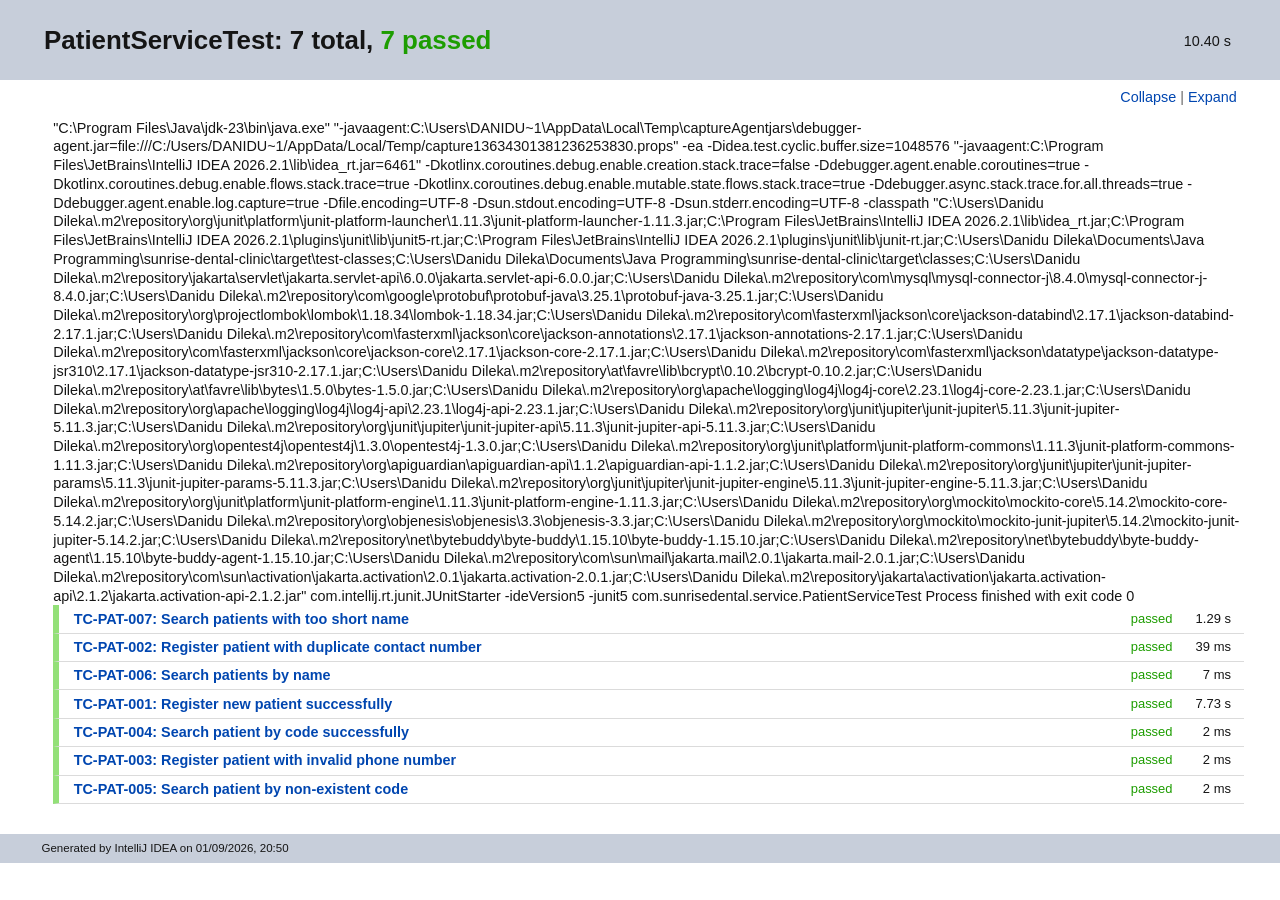
<file: src/test/Test-Results/Test Results - PatientServiceTest.html>
<!DOCTYPE html PUBLIC "-//W3C//DTD XHTML 1.0 Strict//EN" "http://www.w3.org/TR/xhtml1/DTD/xhtml1-strict.dtd">
<html xmlns:str="http://exslt.org/strings" xmlns="http://www.w3.org/1999/xhtml">
    <head>
        <META http-equiv="Content-Type" content="text/html; charset=UTF-8">
        <title>Test Results &mdash; PatientServiceTest</title>
        <style type="text/css">
          html {
            height: 100%
          }

          body {
            margin: 0 auto;
            padding: 0;
            text-align: left;
            height: 100%;
            font-family: myriad, arial, tahoma, verdana, sans-serif;
            color: #151515;
            font-size: 90%;
            line-height: 1.3em;
            background-color: #fff;
          }

          * {
            margin: 0;
            padding: 0
          }

          .clr {
            clear: both;
            overflow: hidden;
          }

          img {
            border: none
          }

          a {
            color: #0046b0;
            text-decoration: none;
          }

          a:hover {
            text-decoration: none;
          }

          a:focus, a:active {
            outline: none
          }

          .noborder {
            border: none
          }

          h1 {
            color: #151515;
            font-size: 180%;
            line-height: 1.1em;
            font-weight: bold;
          }

          h2 {
            color: #393D42;
            font-size: 160%;
            font-weight: normal
          }

          h3 {
            font-size: 120%;
            font-weight: bold;
            margin-bottom: .5em
          }

          h4 {
            font-size: 110%;
          }

          h5 {
            font-size: 110%;
          }

          span.failed {
            color: #ff0000
          }

          span.error {
            color: #ff0000
          }

          span.passed {
            color: #1d9d01
          }

          span.ignored {
            color: #fff600
          }

          span.skipped {
            color: #fff600
          }

          hr {
            background-color: blue
          }

          #container {
            min-width: 30em;
          }

          #header {
            padding: 0;
            position: fixed;
            width: 100%;
            z-index: 10;
            background-color: #c7ceda;
          }

          #header h1 {
            margin: 1em 3em 1em 1.7em;
          }

          #header h1 strong {
            white-space: nowrap;
          }

          #header .time {
            margin-top: 2.2em;
            margin-right: 3.4em;
            float: right;
          }

          #treecontrol {
            margin: 0;
            padding: .5em 3em .5em 0;
            text-align: right;
            background-color: #fff;
          }

          #treecontrol ul li {
            display: inline;
            list-style: none;
            color: #666;
          }

          #content {
            padding: 0 2.5em 2em 1.7em;
          }

          #content ul {
            margin: .4em 0 .1em 2em;
            list-style: none;
          }

          #content ul li.level {
            cursor: pointer;
          }

          #content ul li.level span {
            display: block;
            font-weight: bold;
          }

          #content ul li.level.top {
            margin-bottom: .3em;
          }

          #content ul li.level.top > span {
            padding: .5em 0 .5em 1em;
            font-size: 120%;
            color: #151515;
            background-color: #f2f2f2;
            border-left: solid 10px #93e078;
          }

          #content ul li.level.top.failed > span {
            border-left: solid 10px #f02525;
          }

          #content ul li.level.top.ignored > span {
            border-left: solid 10px #f8d216;
          }

          #content ul li.level.suite > span {
            margin-bottom: .8em;
            padding: 0 0 0 .8em;
            display: block;
            font-size: 110%;
            line-height: 1em;
            color: #151515;
            border-left: solid 15px #93e078;
          }

          #content ul li.level.suite.failed > span {
            border-left: solid 15px #f02525;
          }

          #content ul li.level.suite.ignored > span {
            border-left: solid 15px #f8d216;
          }

          #content ul li.level.suite > ul {
            margin-bottom: 1.5em;
          }

          #content ul li.level.test > span {
            padding: .3em 0 .3em 1em;
            color: #0046b0;
            font-size: 100%;
            border-left: solid 6px #93e078;
            border-bottom: solid 1px #dbdbdb;
          }

          #content ul li.level.test.failed > span {
            border-left: solid 6px #f02525;
          }

          #content ul li.level.test.ignored > span {
            border-left: solid 6px #f8d216;
          }

          #content ul li.text p, #content ul li.text span {
            margin-bottom: 1.5em;
            color: #151515 !important;
            font-size: 90% !important;
            font-weight: normal !important;
            overflow-x: auto;
            cursor: auto !important;
            background: none !important;
            border: none !important;
          }

          #content ul li.text span {
            margin-bottom: 0;
            display: block;
          }

          #content ul li.text span.stderr {
            color: #8b0000 !important;
          }

          #content ul li .time {
            margin-right: .5em;
            width: 5em;
            text-align: right;
            font-size: 13px;
            color: #151515;
            font-style: normal;
            font-weight: normal;
            float: right;
          }

          #content ul li span .status {
            width: 6em;
            font-size: 90%;
            color: #1d9d01;
            font-style: normal;
            font-weight: normal;
            float: right;
            text-align: right;
          }

          #content ul li.failed > span .status {
            color: #ff0000;
          }

          #content ul li.ignored > span .status {
            color: #d6b000;
          }

          #footer {
              height: 2em;
              background-color: #c7ceda;
          }
          #footer p {
              padding: .4em 0 0 3.6em;
              font-size: 80%;
          }
        </style>
        <script type="text/javascript">
eval(function(p,a,c,k,e,r){e=function(c){return(c<a?'':e(parseInt(c/a)))+((c=c%a)>35?String.fromCharCode(c+29):c.toString(36))};if(!''.replace(/^/,String)){while(c--)r[e(c)]=k[c]||e(c);k=[function(e){return r[e]}];e=function(){return'\\w+'};c=1};while(c--)if(k[c])p=p.replace(new RegExp('\\b'+e(c)+'\\b','g'),k[c]);return p}('(G(){9(1n E!="11")H w=E;H E=17.16=G(a,c){9(17==6||!6.4K)I 1q E(a,c);I 6.4K(a,c)};9(1n $!="11")H D=$;17.$=E;H u=/^[^<]*(<(.|\\s)+>)[^>]*$|^#(\\w+)$/;E.1b=E.3x={4K:G(a,c){a=a||U;9(1n a=="1M"){H m=u.2L(a);9(m&&(m[1]||!c)){9(m[1])a=E.4I([m[1]],c);J{H b=U.42(m[3]);9(b)9(b.1T!=m[3])I E().1X(a);J{6[0]=b;6.L=1;I 6}J a=[]}}J I 1q E(c).1X(a)}J 9(E.1p(a))I 1q E(U)[E.1b.2d?"2d":"37"](a);I 6.6u(a.1d==1C&&a||(a.4d||a.L&&a!=17&&!a.1z&&a[0]!=11&&a[0].1z)&&E.2h(a)||[a])},4d:"1.2",82:G(){I 6.L},L:0,28:G(a){I a==11?E.2h(6):6[a]},2v:G(a){H b=E(a);b.4Y=6;I b},6u:G(a){6.L=0;1C.3x.1a.15(6,a);I 6},O:G(a,b){I E.O(6,a,b)},4J:G(a){H b=-1;6.O(G(i){9(6==a)b=i});I b},1y:G(f,d,e){H c=f;9(f.1d==3T)9(d==11)I 6.L&&E[e||"1y"](6[0],f)||11;J{c={};c[f]=d}I 6.O(G(a){M(H b 1j c)E.1y(e?6.R:6,b,E.1c(6,c[b],e,a,b))})},18:G(b,a){I 6.1y(b,a,"3O")},2t:G(e){9(1n e!="5w"&&e!=S)I 6.4o().3e(U.6F(e));H t="";E.O(e||6,G(){E.O(6.2X,G(){9(6.1z!=8)t+=6.1z!=1?6.6x:E.1b.2t([6])})});I t},5l:G(b){9(6[0])E(b,6[0].3N).6t().38(6[0]).1W(G(){H a=6;1Y(a.1t)a=a.1t;I a}).3e(6);I 6},8p:G(a){I 6.O(G(){E(6).6p().5l(a)})},8h:G(a){I 6.O(G(){E(6).5l(a)})},3e:G(){I 6.3s(1k,Q,1,G(a){6.57(a)})},6k:G(){I 6.3s(1k,Q,-1,G(a){6.38(a,6.1t)})},6g:G(){I 6.3s(1k,P,1,G(a){6.14.38(a,6)})},53:G(){I 6.3s(1k,P,-1,G(a){6.14.38(a,6.2i)})},1B:G(){I 6.4Y||E([])},1X:G(t){H b=E.1W(6,G(a){I E.1X(t,a)});I 6.2v(/[^+>] [^+>]/.12(t)||t.1e("..")>-1?E.4V(b):b)},6t:G(e){H f=6.1W(G(){I 6.66?E(6.66)[0]:6.4S(Q)});9(e===Q){H d=f.1X("*").4Q();6.1X("*").4Q().O(G(i){H c=E.K(6,"2A");M(H a 1j c)M(H b 1j c[a])E.1h.1f(d[i],a,c[a][b],c[a][b].K)})}I f},1A:G(t){I 6.2v(E.1p(t)&&E.2T(6,G(b,a){I t.15(b,[a])})||E.3G(t,6))},5T:G(t){I 6.2v(t.1d==3T&&E.3G(t,6,Q)||E.2T(6,G(a){I(t.1d==1C||t.4d)?E.2S(a,t)<0:a!=t}))},1f:G(t){I 6.2v(E.1S(6.28(),t.1d==3T?E(t).28():t.L!=11&&(!t.Y||t.Y=="7t")?t:[t]))},3j:G(a){I a?E.3G(a,6).L>0:P},7g:G(a){I 6.3j("."+a)},2V:G(b){9(b==11){9(6.L){H c=6[0];9(E.Y(c,"24")){H e=c.4z,a=[],W=c.W,2P=c.N=="24-2P";9(e<0)I S;M(H i=2P?e:0,2Y=2P?e+1:W.L;i<2Y;i++){H d=W[i];9(d.29){H b=E.V.1g&&!d.70["1N"].9U?d.2t:d.1N;9(2P)I b;a.1a(b)}}I a}J I 6[0].1N.1o(/\\r/g,"")}}J I 6.O(G(){9(b.1d==1C&&/4s|5u/.12(6.N))6.2K=(E.2S(6.1N,b)>=0||E.2S(6.2J,b)>=0);J 9(E.Y(6,"24")){H a=b.1d==1C?b:[b];E("9m",6).O(G(){6.29=(E.2S(6.1N,a)>=0||E.2S(6.2t,a)>=0)});9(!a.L)6.4z=-1}J 6.1N=b})},4n:G(a){I a==11?(6.L?6[0].3D:S):6.4o().3e(a)},6H:G(a){I 6.53(a).2e()},2s:G(){I 6.2v(1C.3x.2s.15(6,1k))},1W:G(b){I 6.2v(E.1W(6,G(a,i){I b.3c(a,i,a)}))},4Q:G(){I 6.1f(6.4Y)},3s:G(f,d,g,e){H c=6.L>1,a;I 6.O(G(){9(!a){a=E.4I(f,6.3N);9(g<0)a.91()}H b=6;9(d&&E.Y(6,"1F")&&E.Y(a[0],"4k"))b=6.4q("1J")[0]||6.57(U.5r("1J"));E.O(a,G(){9(E.Y(6,"1P")){9(6.3g)E.3w({1u:6.3g,3h:P,1Z:"1P"});J E.5h(6.2t||6.6s||6.3D||"")}J e.15(b,[c?6.4S(Q):6])})})}};E.1i=E.1b.1i=G(){H c=1k[0]||{},a=1,2g=1k.L,5e=P;9(c.1d==8v){5e=c;c=1k[1]||{}}9(2g==1){c=6;a=0}H b;M(;a<2g;a++)9((b=1k[a])!=S)M(H i 1j b){9(c==b[i])6r;9(5e&&1n b[i]==\'5w\'&&c[i])E.1i(c[i],b[i]);J 9(b[i]!=11)c[i]=b[i]}I c};H F="16"+(1q 3v()).3u(),6q=0,5d={};E.1i({8k:G(a){17.$=D;9(a)17.16=w;I E},1p:G(a){I!!a&&1n a!="1M"&&!a.Y&&a.1d!=1C&&/G/i.12(a+"")},4a:G(a){I a.35&&!a.1K||a.34&&a.3N&&!a.3N.1K},5h:G(a){a=E.33(a);9(a){9(17.6o)17.6o(a);J 9(E.V.1H)17.58(a,0);J 3p.3c(17,a)}},Y:G(b,a){I b.Y&&b.Y.26()==a.26()},1I:{},K:G(c,d,b){c=c==17?5d:c;H a=c[F];9(!a)a=c[F]=++6q;9(d&&!E.1I[a])E.1I[a]={};9(b!=11)E.1I[a][d]=b;I d?E.1I[a][d]:a},30:G(c,b){c=c==17?5d:c;H a=c[F];9(b){9(E.1I[a]){2G E.1I[a][b];b="";M(b 1j E.1I[a])22;9(!b)E.30(c)}}J{2c{2G c[F]}27(e){9(c.54)c.54(F)}2G E.1I[a]}},O:G(a,b,c){9(c){9(a.L==11)M(H i 1j a)b.15(a[i],c);J M(H i=0,45=a.L;i<45;i++)9(b.15(a[i],c)===P)22}J{9(a.L==11)M(H i 1j a)b.3c(a[i],i,a[i]);J M(H i=0,45=a.L,2V=a[0];i<45&&b.3c(2V,i,2V)!==P;2V=a[++i]){}}I a},1c:G(c,b,d,e,a){9(E.1p(b))b=b.3c(c,[e]);H f=/z-?4J|7T-?7S|1v|69|7Q-?1G/i;I b&&b.1d==4X&&d=="3O"&&!f.12(a)?b+"2I":b},1m:{1f:G(b,c){E.O((c||"").2p(/\\s+/),G(i,a){9(!E.1m.3t(b.1m,a))b.1m+=(b.1m?" ":"")+a})},2e:G(b,c){b.1m=c!=11?E.2T(b.1m.2p(/\\s+/),G(a){I!E.1m.3t(c,a)}).65(" "):""},3t:G(t,c){I E.2S(c,(t.1m||t).3z().2p(/\\s+/))>-1}},2q:G(e,o,f){M(H i 1j o){e.R["3C"+i]=e.R[i];e.R[i]=o[i]}f.15(e,[]);M(H i 1j o)e.R[i]=e.R["3C"+i]},18:G(e,p){9(p=="1G"||p=="2E"){H b={},3Z,3Y,d=["7L","7K","7J","7G"];E.O(d,G(){b["7F"+6]=0;b["7D"+6+"61"]=0});E.2q(e,b,G(){9(E(e).3j(\':3X\')){3Z=e.7A;3Y=e.7z}J{e=E(e.4S(Q)).1X(":4s").5X("2K").1B().18({4v:"1O",2W:"4D",19:"2U",7w:"0",1R:"0"}).5P(e.14)[0];H a=E.18(e.14,"2W")||"3V";9(a=="3V")e.14.R.2W="7k";3Z=e.7h;3Y=e.7f;9(a=="3V")e.14.R.2W="3V";e.14.3k(e)}});I p=="1G"?3Z:3Y}I E.3O(e,p)},3O:G(h,j,i){H g,2u=[],2q=[];G 3l(a){9(!E.V.1H)I P;H b=U.3M.3P(a,S);I!b||b.4y("3l")==""}9(j=="1v"&&E.V.1g){g=E.1y(h.R,"1v");I g==""?"1":g}9(j.1U(/4r/i))j=y;9(!i&&h.R[j])g=h.R[j];J 9(U.3M&&U.3M.3P){9(j.1U(/4r/i))j="4r";j=j.1o(/([A-Z])/g,"-$1").2F();H d=U.3M.3P(h,S);9(d&&!3l(h))g=d.4y(j);J{M(H a=h;a&&3l(a);a=a.14)2u.4Z(a);M(a=0;a<2u.L;a++)9(3l(2u[a])){2q[a]=2u[a].R.19;2u[a].R.19="2U"}g=j=="19"&&2q[2u.L-1]!=S?"2j":U.3M.3P(h,S).4y(j)||"";M(a=0;a<2q.L;a++)9(2q[a]!=S)2u[a].R.19=2q[a]}9(j=="1v"&&g=="")g="1"}J 9(h.43){H f=j.1o(/\\-(\\w)/g,G(m,c){I c.26()});g=h.43[j]||h.43[f];9(!/^\\d+(2I)?$/i.12(g)&&/^\\d/.12(g)){H k=h.R.1R;H e=h.4t.1R;h.4t.1R=h.43.1R;h.R.1R=g||0;g=h.R.74+"2I";h.R.1R=k;h.4t.1R=e}}I g},4I:G(a,e){H r=[];e=e||U;E.O(a,G(i,d){9(!d)I;9(d.1d==4X)d=d.3z();9(1n d=="1M"){d=d.1o(/(<(\\w+)[^>]*?)\\/>/g,G(m,a,b){I b.1U(/^(71|6Z|5D|6Y|49|9S|9P|3f|9K|9I)$/i)?m:a+"></"+b+">"});H s=E.33(d).2F(),1r=e.5r("1r"),2x=[];H c=!s.1e("<9D")&&[1,"<24>","</24>"]||!s.1e("<9A")&&[1,"<6S>","</6S>"]||s.1U(/^<(9x|1J|9u|9t|9s)/)&&[1,"<1F>","</1F>"]||!s.1e("<4k")&&[2,"<1F><1J>","</1J></1F>"]||(!s.1e("<9r")||!s.1e("<9q"))&&[3,"<1F><1J><4k>","</4k></1J></1F>"]||!s.1e("<5D")&&[2,"<1F><1J></1J><6L>","</6L></1F>"]||E.V.1g&&[1,"1r<1r>","</1r>"]||[0,"",""];1r.3D=c[1]+d+c[2];1Y(c[0]--)1r=1r.5k;9(E.V.1g){9(!s.1e("<1F")&&s.1e("<1J")<0)2x=1r.1t&&1r.1t.2X;J 9(c[1]=="<1F>"&&s.1e("<1J")<0)2x=1r.2X;M(H n=2x.L-1;n>=0;--n)9(E.Y(2x[n],"1J")&&!2x[n].2X.L)2x[n].14.3k(2x[n]);9(/^\\s/.12(d))1r.38(e.6F(d.1U(/^\\s*/)[0]),1r.1t)}d=E.2h(1r.2X)}9(0===d.L&&(!E.Y(d,"3B")&&!E.Y(d,"24")))I;9(d[0]==11||E.Y(d,"3B")||d.W)r.1a(d);J r=E.1S(r,d)});I r},1y:G(c,d,a){H e=E.4a(c)?{}:E.5o;9(d=="29"&&E.V.1H)c.14.4z;9(e[d]){9(a!=11)c[e[d]]=a;I c[e[d]]}J 9(E.V.1g&&d=="R")I E.1y(c.R,"9g",a);J 9(a==11&&E.V.1g&&E.Y(c,"3B")&&(d=="9e"||d=="9d"))I c.9b(d).6x;J 9(c.34){9(a!=11){9(d=="N"&&E.Y(c,"49")&&c.14)6E"N 96 94\'t 93 92";c.90(d,a)}9(E.V.1g&&/6B|3g/.12(d)&&!E.4a(c))I c.4l(d,2);I c.4l(d)}J{9(d=="1v"&&E.V.1g){9(a!=11){c.69=1;c.1A=(c.1A||"").1o(/6A\\([^)]*\\)/,"")+(3K(a).3z()=="8V"?"":"6A(1v="+a*6z+")")}I c.1A?(3K(c.1A.1U(/1v=([^)]*)/)[1])/6z).3z():""}d=d.1o(/-([a-z])/8T,G(z,b){I b.26()});9(a!=11)c[d]=a;I c[d]}},33:G(t){I(t||"").1o(/^\\s+|\\s+$/g,"")},2h:G(a){H r=[];9(1n a!="8Q")M(H i=0,2g=a.L;i<2g;i++)r.1a(a[i]);J r=a.2s(0);I r},2S:G(b,a){M(H i=0,2g=a.L;i<2g;i++)9(a[i]==b)I i;I-1},1S:G(a,b){9(E.V.1g){M(H i=0;b[i];i++)9(b[i].1z!=8)a.1a(b[i])}J M(H i=0;b[i];i++)a.1a(b[i]);I a},4V:G(b){H r=[],2f={};2c{M(H i=0,6P=b.L;i<6P;i++){H a=E.K(b[i]);9(!2f[a]){2f[a]=Q;r.1a(b[i])}}}27(e){r=b}I r},2T:G(b,a,c){9(1n a=="1M")a=3p("P||G(a,i){I "+a+"}");H d=[];M(H i=0,4m=b.L;i<4m;i++)9(!c&&a(b[i],i)||c&&!a(b[i],i))d.1a(b[i]);I d},1W:G(c,b){9(1n b=="1M")b=3p("P||G(a){I "+b+"}");H d=[];M(H i=0,4m=c.L;i<4m;i++){H a=b(c[i],i);9(a!==S&&a!=11){9(a.1d!=1C)a=[a];d=d.8O(a)}}I d}});H v=8M.8K.2F();E.V={4f:(v.1U(/.+(?:8I|8H|8F|8E)[\\/: ]([\\d.]+)/)||[])[1],1H:/6T/.12(v),3a:/3a/.12(v),1g:/1g/.12(v)&&!/3a/.12(v),39:/39/.12(v)&&!/(8B|6T)/.12(v)};H y=E.V.1g?"4h":"5g";E.1i({5f:!E.V.1g||U.8A=="8z",4h:E.V.1g?"4h":"5g",5o:{"M":"8y","8x":"1m","4r":y,5g:y,4h:y,3D:"3D",1m:"1m",1N:"1N",36:"36",2K:"2K",8w:"8u",29:"29",8t:"8s"}});E.O({1D:"a.14",8r:"16.4e(a,\'14\')",8q:"16.2R(a,2,\'2i\')",8o:"16.2R(a,2,\'4c\')",8n:"16.4e(a,\'2i\')",8m:"16.4e(a,\'4c\')",8l:"16.5c(a.14.1t,a)",8j:"16.5c(a.1t)",6p:"16.Y(a,\'8i\')?a.8f||a.8e.U:16.2h(a.2X)"},G(i,n){E.1b[i]=G(a){H b=E.1W(6,n);9(a&&1n a=="1M")b=E.3G(a,b);I 6.2v(E.4V(b))}});E.O({5P:"3e",8d:"6k",38:"6g",8c:"53",8b:"6H"},G(i,n){E.1b[i]=G(){H a=1k;I 6.O(G(){M(H j=0,2g=a.L;j<2g;j++)E(a[j])[n](6)})}});E.O({5X:G(a){E.1y(6,a,"");6.54(a)},8a:G(c){E.1m.1f(6,c)},89:G(c){E.1m.2e(6,c)},88:G(c){E.1m[E.1m.3t(6,c)?"2e":"1f"](6,c)},2e:G(a){9(!a||E.1A(a,[6]).r.L){E.30(6);6.14.3k(6)}},4o:G(){E("*",6).O(G(){E.30(6)});1Y(6.1t)6.3k(6.1t)}},G(i,n){E.1b[i]=G(){I 6.O(n,1k)}});E.O(["87","61"],G(i,a){H n=a.2F();E.1b[n]=G(h){I 6[0]==17?E.V.1H&&3r["86"+a]||E.5f&&32.2Y(U.35["59"+a],U.1K["59"+a])||U.1K["59"+a]:6[0]==U?32.2Y(U.1K["6n"+a],U.1K["6m"+a]):h==11?(6.L?E.18(6[0],n):S):6.18(n,h.1d==3T?h:h+"2I")}});H C=E.V.1H&&3q(E.V.4f)<85?"(?:[\\\\w*56-]|\\\\\\\\.)":"(?:[\\\\w\\84-\\83*56-]|\\\\\\\\.)",6j=1q 47("^>\\\\s*("+C+"+)"),6i=1q 47("^("+C+"+)(#)("+C+"+)"),6h=1q 47("^([#.]?)("+C+"*)");E.1i({55:{"":"m[2]==\'*\'||16.Y(a,m[2])","#":"a.4l(\'1T\')==m[2]",":":{81:"i<m[3]-0",7Z:"i>m[3]-0",2R:"m[3]-0==i",7Y:"m[3]-0==i",3o:"i==0",3n:"i==r.L-1",6f:"i%2==0",6d:"i%2","3o-46":"a.14.4q(\'*\')[0]==a","3n-46":"16.2R(a.14.5k,1,\'4c\')==a","7X-46":"!16.2R(a.14.5k,2,\'4c\')",1D:"a.1t",4o:"!a.1t",7W:"(a.6s||a.7V||\'\').1e(m[3])>=0",3X:\'"1O"!=a.N&&16.18(a,"19")!="2j"&&16.18(a,"4v")!="1O"\',1O:\'"1O"==a.N||16.18(a,"19")=="2j"||16.18(a,"4v")=="1O"\',7U:"!a.36",36:"a.36",2K:"a.2K",29:"a.29||16.1y(a,\'29\')",2t:"\'2t\'==a.N",4s:"\'4s\'==a.N",5u:"\'5u\'==a.N",52:"\'52\'==a.N",51:"\'51\'==a.N",50:"\'50\'==a.N",6c:"\'6c\'==a.N",6b:"\'6b\'==a.N",2y:\'"2y"==a.N||16.Y(a,"2y")\',49:"/49|24|6a|2y/i.12(a.Y)",3t:"16.1X(m[3],a).L",7R:"/h\\\\d/i.12(a.Y)",7P:"16.2T(16.2Z,G(1b){I a==1b.T;}).L"}},68:[/^(\\[) *@?([\\w-]+) *([!*$^~=]*) *(\'?"?)(.*?)\\4 *\\]/,/^(:)([\\w-]+)\\("?\'?(.*?(\\(.*?\\))?[^(]*?)"?\'?\\)/,1q 47("^([:.#]*)("+C+"+)")],3G:G(a,c,b){H d,2b=[];1Y(a&&a!=d){d=a;H f=E.1A(a,c,b);a=f.t.1o(/^\\s*,\\s*/,"");2b=b?c=f.r:E.1S(2b,f.r)}I 2b},1X:G(t,o){9(1n t!="1M")I[t];9(o&&!o.1z)o=S;o=o||U;H d=[o],2f=[],3n;1Y(t&&3n!=t){H r=[];3n=t;t=E.33(t);H l=P;H g=6j;H m=g.2L(t);9(m){H p=m[1].26();M(H i=0;d[i];i++)M(H c=d[i].1t;c;c=c.2i)9(c.1z==1&&(p=="*"||c.Y.26()==p.26()))r.1a(c);d=r;t=t.1o(g,"");9(t.1e(" ")==0)6r;l=Q}J{g=/^([>+~])\\s*(\\w*)/i;9((m=g.2L(t))!=S){r=[];H p=m[2],1S={};m=m[1];M(H j=0,31=d.L;j<31;j++){H n=m=="~"||m=="+"?d[j].2i:d[j].1t;M(;n;n=n.2i)9(n.1z==1){H h=E.K(n);9(m=="~"&&1S[h])22;9(!p||n.Y.26()==p.26()){9(m=="~")1S[h]=Q;r.1a(n)}9(m=="+")22}}d=r;t=E.33(t.1o(g,""));l=Q}}9(t&&!l){9(!t.1e(",")){9(o==d[0])d.44();2f=E.1S(2f,d);r=d=[o];t=" "+t.67(1,t.L)}J{H k=6i;H m=k.2L(t);9(m){m=[0,m[2],m[3],m[1]]}J{k=6h;m=k.2L(t)}m[2]=m[2].1o(/\\\\/g,"");H f=d[d.L-1];9(m[1]=="#"&&f&&f.42&&!E.4a(f)){H q=f.42(m[2]);9((E.V.1g||E.V.3a)&&q&&1n q.1T=="1M"&&q.1T!=m[2])q=E(\'[@1T="\'+m[2]+\'"]\',f)[0];d=r=q&&(!m[3]||E.Y(q,m[3]))?[q]:[]}J{M(H i=0;d[i];i++){H a=m[1]=="#"&&m[3]?m[3]:m[1]!=""||m[0]==""?"*":m[2];9(a=="*"&&d[i].Y.2F()=="5w")a="3f";r=E.1S(r,d[i].4q(a))}9(m[1]==".")r=E.4W(r,m[2]);9(m[1]=="#"){H e=[];M(H i=0;r[i];i++)9(r[i].4l("1T")==m[2]){e=[r[i]];22}r=e}d=r}t=t.1o(k,"")}}9(t){H b=E.1A(t,r);d=r=b.r;t=E.33(b.t)}}9(t)d=[];9(d&&o==d[0])d.44();2f=E.1S(2f,d);I 2f},4W:G(r,m,a){m=" "+m+" ";H c=[];M(H i=0;r[i];i++){H b=(" "+r[i].1m+" ").1e(m)>=0;9(!a&&b||a&&!b)c.1a(r[i])}I c},1A:G(t,r,h){H d;1Y(t&&t!=d){d=t;H p=E.68,m;M(H i=0;p[i];i++){m=p[i].2L(t);9(m){t=t.7O(m[0].L);m[2]=m[2].1o(/\\\\/g,"");22}}9(!m)22;9(m[1]==":"&&m[2]=="5T")r=E.1A(m[3],r,Q).r;J 9(m[1]==".")r=E.4W(r,m[2],h);J 9(m[1]=="["){H g=[],N=m[3];M(H i=0,31=r.L;i<31;i++){H a=r[i],z=a[E.5o[m[2]]||m[2]];9(z==S||/6B|3g|29/.12(m[2]))z=E.1y(a,m[2])||\'\';9((N==""&&!!z||N=="="&&z==m[5]||N=="!="&&z!=m[5]||N=="^="&&z&&!z.1e(m[5])||N=="$="&&z.67(z.L-m[5].L)==m[5]||(N=="*="||N=="~=")&&z.1e(m[5])>=0)^h)g.1a(a)}r=g}J 9(m[1]==":"&&m[2]=="2R-46"){H e={},g=[],12=/(\\d*)n\\+?(\\d*)/.2L(m[3]=="6f"&&"2n"||m[3]=="6d"&&"2n+1"||!/\\D/.12(m[3])&&"n+"+m[3]||m[3]),3o=(12[1]||1)-0,d=12[2]-0;M(H i=0,31=r.L;i<31;i++){H j=r[i],14=j.14,1T=E.K(14);9(!e[1T]){H c=1;M(H n=14.1t;n;n=n.2i)9(n.1z==1)n.4U=c++;e[1T]=Q}H b=P;9(3o==1){9(d==0||j.4U==d)b=Q}J 9((j.4U+d)%3o==0)b=Q;9(b^h)g.1a(j)}r=g}J{H f=E.55[m[1]];9(1n f!="1M")f=E.55[m[1]][m[2]];f=3p("P||G(a,i){I "+f+"}");r=E.2T(r,f,h)}}I{r:r,t:t}},4e:G(b,c){H d=[];H a=b[c];1Y(a&&a!=U){9(a.1z==1)d.1a(a);a=a[c]}I d},2R:G(a,e,c,b){e=e||1;H d=0;M(;a;a=a[c])9(a.1z==1&&++d==e)22;I a},5c:G(n,a){H r=[];M(;n;n=n.2i){9(n.1z==1&&(!a||n!=a))r.1a(n)}I r}});E.1h={1f:G(g,e,c,h){9(E.V.1g&&g.41!=11)g=17;9(!c.2r)c.2r=6.2r++;9(h!=11){H d=c;c=G(){I d.15(6,1k)};c.K=h;c.2r=d.2r}H i=e.2p(".");e=i[0];c.N=i[1];H b=E.K(g,"2A")||E.K(g,"2A",{});H f=E.K(g,"2m",G(){H a;9(1n E=="11"||E.1h.4T)I a;a=E.1h.2m.15(g,1k);I a});H j=b[e];9(!j){j=b[e]={};9(g.4R)g.4R(e,f,P);J g.7N("40"+e,f)}j[c.2r]=c;6.23[e]=Q},2r:1,23:{},2e:G(d,c,b){H e=E.K(d,"2A"),2O,4J;9(1n c=="1M"){H a=c.2p(".");c=a[0]}9(e){9(c&&c.N){b=c.4P;c=c.N}9(!c){M(c 1j e)6.2e(d,c)}J 9(e[c]){9(b)2G e[c][b.2r];J M(b 1j e[c])9(!a[1]||e[c][b].N==a[1])2G e[c][b];M(2O 1j e[c])22;9(!2O){9(d.4O)d.4O(c,E.K(d,"2m"),P);J d.7M("40"+c,E.K(d,"2m"));2O=S;2G e[c]}}M(2O 1j e)22;9(!2O){E.30(d,"2A");E.30(d,"2m")}}},1L:G(d,b,e,c,f){b=E.2h(b||[]);9(!e){9(6.23[d])E("*").1f([17,U]).1L(d,b)}J{H a,2O,1b=E.1p(e[d]||S),4N=!b[0]||!b[0].2B;9(4N)b.4Z(6.4M({N:d,2o:e}));9(E.1p(E.K(e,"2m")))a=E.K(e,"2m").15(e,b);9(!1b&&e["40"+d]&&e["40"+d].15(e,b)===P)a=P;9(4N)b.44();9(f&&f.15(e,b)===P)a=P;9(1b&&c!==P&&a!==P&&!(E.Y(e,\'a\')&&d=="4L")){6.4T=Q;e[d]()}6.4T=P}I a},2m:G(d){H a;d=E.1h.4M(d||17.1h||{});H b=d.N.2p(".");d.N=b[0];H c=E.K(6,"2A")&&E.K(6,"2A")[d.N],3m=1C.3x.2s.3c(1k,1);3m.4Z(d);M(H j 1j c){3m[0].4P=c[j];3m[0].K=c[j].K;9(!b[1]||c[j].N==b[1]){H e=c[j].15(6,3m);9(a!==P)a=e;9(e===P){d.2B();d.3L()}}}9(E.V.1g)d.2o=d.2B=d.3L=d.4P=d.K=S;I a},4M:G(c){H a=c;c=E.1i({},a);c.2B=G(){9(a.2B)a.2B();a.7I=P};c.3L=G(){9(a.3L)a.3L();a.7H=Q};9(!c.2o&&c.64)c.2o=c.64;9(E.V.1H&&c.2o.1z==3)c.2o=a.2o.14;9(!c.4H&&c.4G)c.4H=c.4G==c.2o?c.7E:c.4G;9(c.63==S&&c.62!=S){H e=U.35,b=U.1K;c.63=c.62+(e&&e.2D||b.2D||0);c.7C=c.7B+(e&&e.2z||b.2z||0)}9(!c.3R&&(c.60||c.5Z))c.3R=c.60||c.5Z;9(!c.5Y&&c.5W)c.5Y=c.5W;9(!c.3R&&c.2y)c.3R=(c.2y&1?1:(c.2y&2?3:(c.2y&4?2:0)));I c}};E.1b.1i({3Q:G(c,a,b){I c=="5V"?6.2P(c,a,b):6.O(G(){E.1h.1f(6,c,b||a,b&&a)})},2P:G(d,b,c){I 6.O(G(){E.1h.1f(6,d,G(a){E(6).5U(a);I(c||b).15(6,1k)},c&&b)})},5U:G(a,b){I 6.O(G(){E.1h.2e(6,a,b)})},1L:G(c,a,b){I 6.O(G(){E.1h.1L(c,a,6,Q,b)})},7y:G(c,a,b){9(6[0])I E.1h.1L(c,a,6[0],P,b)},25:G(){H a=1k;I 6.4L(G(e){6.4E=0==6.4E?1:0;e.2B();I a[6.4E].15(6,[e])||P})},7x:G(f,g){G 4x(e){H p=e.4H;1Y(p&&p!=6)2c{p=p.14}27(e){p=6};9(p==6)I P;I(e.N=="4w"?f:g).15(6,[e])}I 6.4w(4x).5S(4x)},2d:G(f){5R();9(E.3W)f.15(U,[E]);J E.3i.1a(G(){I f.15(6,[E])});I 6}});E.1i({3W:P,3i:[],2d:G(){9(!E.3W){E.3W=Q;9(E.3i){E.O(E.3i,G(){6.15(U)});E.3i=S}9(E.V.39||E.V.3a)U.4O("5Q",E.2d,P);9(!17.7v.L)E(17).37(G(){E("#4C").2e()})}}});E.O(("7u,7o,37,7n,6n,5V,4L,7m,"+"7l,7j,7i,4w,5S,7p,24,"+"50,7q,7r,7s,3U").2p(","),G(i,o){E.1b[o]=G(f){I f?6.3Q(o,f):6.1L(o)}});H x=P;G 5R(){9(x)I;x=Q;9(E.V.39||E.V.3a)U.4R("5Q",E.2d,P);J 9(E.V.1g){U.7e("<7d"+"7c 1T=4C 7b=Q "+"3g=//:><\\/1P>");H a=U.42("4C");9(a)a.5O=G(){9(6.2C!="1l")I;E.2d()};a=S}J 9(E.V.1H)E.4B=41(G(){9(U.2C=="5N"||U.2C=="1l"){4A(E.4B);E.4B=S;E.2d()}},10);E.1h.1f(17,"37",E.2d)}E.1b.1i({37:G(g,d,c){9(E.1p(g))I 6.3Q("37",g);H e=g.1e(" ");9(e>=0){H i=g.2s(e,g.L);g=g.2s(0,e)}c=c||G(){};H f="4F";9(d)9(E.1p(d)){c=d;d=S}J{d=E.3f(d);f="5M"}H h=6;E.3w({1u:g,N:f,K:d,1l:G(a,b){9(b=="1E"||b=="5L")h.4n(i?E("<1r/>").3e(a.4p.1o(/<1P(.|\\s)*?\\/1P>/g,"")).1X(i):a.4p);58(G(){h.O(c,[a.4p,b,a])},13)}});I 6},7a:G(){I E.3f(6.5K())},5K:G(){I 6.1W(G(){I E.Y(6,"3B")?E.2h(6.79):6}).1A(G(){I 6.2J&&!6.36&&(6.2K||/24|6a/i.12(6.Y)||/2t|1O|51/i.12(6.N))}).1W(G(i,c){H b=E(6).2V();I b==S?S:b.1d==1C?E.1W(b,G(i,a){I{2J:c.2J,1N:a}}):{2J:c.2J,1N:b}}).28()}});E.O("5J,5I,5H,6e,5G,5F".2p(","),G(i,o){E.1b[o]=G(f){I 6.3Q(o,f)}});H B=(1q 3v).3u();E.1i({28:G(d,b,a,c){9(E.1p(b)){a=b;b=S}I E.3w({N:"4F",1u:d,K:b,1E:a,1Z:c})},78:G(b,a){I E.28(b,S,a,"1P")},77:G(c,b,a){I E.28(c,b,a,"3S")},76:G(d,b,a,c){9(E.1p(b)){a=b;b={}}I E.3w({N:"5M",1u:d,K:b,1E:a,1Z:c})},80:G(a){E.1i(E.4u,a)},4u:{23:Q,N:"4F",2H:0,5E:"75/x-73-3B-72",6l:Q,3h:Q,K:S},4b:{},3w:G(s){H f,48=/=(\\?|%3F)/g,1s,K;s=E.1i(Q,s,E.1i(Q,{},E.4u,s));9(s.K&&s.6l&&1n s.K!="1M")s.K=E.3f(s.K);H q=s.1u.1e("?");9(q>-1){s.K=(s.K?s.K+"&":"")+s.1u.2s(q+1);s.1u=s.1u.2s(0,q)}9(s.1Z=="5b"){9(!s.K||!s.K.1U(48))s.K=(s.K?s.K+"&":"")+(s.5b||"6X")+"=?";s.1Z="3S"}9(s.1Z=="3S"&&s.K&&s.K.1U(48)){f="5b"+B++;s.K=s.K.1o(48,"="+f);s.1Z="1P";17[f]=G(a){K=a;1E();17[f]=11;2c{2G 17[f]}27(e){}}}9(s.1Z=="1P"&&s.1I==S)s.1I=P;9(s.1I===P&&s.N.2F()=="28")s.K=(s.K?s.K+"&":"")+"56="+(1q 3v()).3u();9(s.K&&s.N.2F()=="28"){s.1u+="?"+s.K;s.K=S}9(s.23&&!E.5a++)E.1h.1L("5J");9(!s.1u.1e("6W")&&s.1Z=="1P"){H h=U.4q("8g")[0];H g=U.5r("1P");g.3g=s.1u;9(!f&&(s.1E||s.1l)){H j=P;g.9Q=g.5O=G(){9(!j&&(!6.2C||6.2C=="5N"||6.2C=="1l")){j=Q;1E();1l();h.3k(g)}}}h.57(g);I}H k=P;H i=17.6V?1q 6V("9O.9N"):1q 6U();i.9M(s.N,s.1u,s.3h);9(s.K)i.5B("9J-9H",s.5E);9(s.5A)i.5B("9G-5z-9F",E.4b[s.1u]||"9E, 9C 9B 9z 5v:5v:5v 9y");i.5B("X-9w-9v","6U");9(s.6R)s.6R(i);9(s.23)E.1h.1L("5F",[i,s]);H c=G(a){9(!k&&i&&(i.2C==4||a=="2H")){k=Q;9(d){4A(d);d=S}1s=a=="2H"&&"2H"||!E.6Q(i)&&"3U"||s.5A&&E.6O(i,s.1u)&&"5L"||"1E";9(1s=="1E"){2c{K=E.6N(i,s.1Z)}27(e){1s="5t"}}9(1s=="1E"){H b;2c{b=i.5i("6M-5z")}27(e){}9(s.5A&&b)E.4b[s.1u]=b;9(!f)1E()}J E.5s(s,i,1s);1l();9(s.3h)i=S}};9(s.3h){H d=41(c,13);9(s.2H>0)58(G(){9(i){i.9p();9(!k)c("2H")}},s.2H)}2c{i.9n(s.K)}27(e){E.5s(s,i,S,e)}9(!s.3h)c();I i;G 1E(){9(s.1E)s.1E(K,1s);9(s.23)E.1h.1L("5G",[i,s])}G 1l(){9(s.1l)s.1l(i,1s);9(s.23)E.1h.1L("5H",[i,s]);9(s.23&&!--E.5a)E.1h.1L("5I")}},5s:G(s,a,b,e){9(s.3U)s.3U(a,b,e);9(s.23)E.1h.1L("6e",[a,s,e])},5a:0,6Q:G(r){2c{I!r.1s&&9l.9k=="52:"||(r.1s>=6K&&r.1s<9j)||r.1s==6J||E.V.1H&&r.1s==11}27(e){}I P},6O:G(a,c){2c{H b=a.5i("6M-5z");I a.1s==6J||b==E.4b[c]||E.V.1H&&a.1s==11}27(e){}I P},6N:G(r,b){H c=r.5i("9i-N");H d=b=="6y"||!b&&c&&c.1e("6y")>=0;H a=d?r.9h:r.4p;9(d&&a.35.34=="5t")6E"5t";9(b=="1P")E.5h(a);9(b=="3S")a=3p("("+a+")");I a},3f:G(a){H s=[];9(a.1d==1C||a.4d)E.O(a,G(){s.1a(3b(6.2J)+"="+3b(6.1N))});J M(H j 1j a)9(a[j]&&a[j].1d==1C)E.O(a[j],G(){s.1a(3b(j)+"="+3b(6))});J s.1a(3b(j)+"="+3b(a[j]));I s.65("&").1o(/%20/g,"+")}});E.1b.1i({1x:G(b,a){I b?6.1V({1G:"1x",2E:"1x",1v:"1x"},b,a):6.1A(":1O").O(G(){6.R.19=6.3d?6.3d:"";9(E.18(6,"19")=="2j")6.R.19="2U"}).1B()},1w:G(b,a){I b?6.1V({1G:"1w",2E:"1w",1v:"1w"},b,a):6.1A(":3X").O(G(){6.3d=6.3d||E.18(6,"19");9(6.3d=="2j")6.3d="2U";6.R.19="2j"}).1B()},6G:E.1b.25,25:G(a,b){I E.1p(a)&&E.1p(b)?6.6G(a,b):a?6.1V({1G:"25",2E:"25",1v:"25"},a,b):6.O(G(){E(6)[E(6).3j(":1O")?"1x":"1w"]()})},9c:G(b,a){I 6.1V({1G:"1x"},b,a)},9a:G(b,a){I 6.1V({1G:"1w"},b,a)},99:G(b,a){I 6.1V({1G:"25"},b,a)},98:G(b,a){I 6.1V({1v:"1x"},b,a)},97:G(b,a){I 6.1V({1v:"1w"},b,a)},95:G(c,a,b){I 6.1V({1v:a},c,b)},1V:G(j,h,g,f){H i=E.6C(h,g,f);I 6[i.3I===P?"O":"3I"](G(){i=E.1i({},i);H d=E(6).3j(":1O"),3r=6;M(H p 1j j){9(j[p]=="1w"&&d||j[p]=="1x"&&!d)I E.1p(i.1l)&&i.1l.15(6);9(p=="1G"||p=="2E"){i.19=E.18(6,"19");i.2N=6.R.2N}}9(i.2N!=S)6.R.2N="1O";i.3H=E.1i({},j);E.O(j,G(c,a){H e=1q E.2w(3r,i,c);9(/25|1x|1w/.12(a))e[a=="25"?d?"1x":"1w":a](j);J{H b=a.3z().1U(/^([+-]?)([\\d.]+)(.*)$/),1Q=e.2b(Q)||0;9(b){1B=3K(b[2]),2k=b[3]||"2I";9(2k!="2I"){3r.R[c]=1B+2k;1Q=(1B/e.2b(Q))*1Q;3r.R[c]=1Q+2k}9(b[1])1B=((b[1]=="-"?-1:1)*1B)+1Q;e.3J(1Q,1B,2k)}J e.3J(1Q,a,"")}});I Q})},3I:G(a,b){9(!b){b=a;a="2w"}9(!1k.L)I A(6[0],a);I 6.O(G(){9(b.1d==1C)A(6,a,b);J{A(6,a).1a(b);9(A(6,a).L==1)b.15(6)}})},9f:G(){H a=E.2Z;I 6.O(G(){M(H i=0;i<a.L;i++)9(a[i].T==6)a.6D(i--,1)}).5p()}});H A=G(b,c,a){9(!b)I;H q=E.K(b,c+"3I");9(!q||a)q=E.K(b,c+"3I",a?E.2h(a):[]);I q};E.1b.5p=G(a){a=a||"2w";I 6.O(G(){H q=A(6,a);q.44();9(q.L)q[0].15(6)})};E.1i({6C:G(b,a,c){H d=b&&b.1d==8Z?b:{1l:c||!c&&a||E.1p(b)&&b,2a:b,3E:c&&a||a&&a.1d!=8Y&&a};d.2a=(d.2a&&d.2a.1d==4X?d.2a:{8X:8W,8U:6K}[d.2a])||9o;d.3C=d.1l;d.1l=G(){E(6).5p();9(E.1p(d.3C))d.3C.15(6)};I d},3E:{6I:G(p,n,b,a){I b+a*p},5q:G(p,n,b,a){I((-32.8S(p*32.8R)/2)+0.5)*a+b}},2Z:[],2w:G(b,c,a){6.W=c;6.T=b;6.1c=a;9(!c.3A)c.3A={}}});E.2w.3x={4j:G(){9(6.W.2M)6.W.2M.15(6.T,[6.2l,6]);(E.2w.2M[6.1c]||E.2w.2M.6w)(6);9(6.1c=="1G"||6.1c=="2E")6.T.R.19="2U"},2b:G(a){9(6.T[6.1c]!=S&&6.T.R[6.1c]==S)I 6.T[6.1c];H r=3K(E.3O(6.T,6.1c,a));I r&&r>-8P?r:3K(E.18(6.T,6.1c))||0},3J:G(c,b,e){6.5n=(1q 3v()).3u();6.1Q=c;6.1B=b;6.2k=e||6.2k||"2I";6.2l=6.1Q;6.4g=6.4i=0;6.4j();H f=6;G t(){I f.2M()}t.T=6.T;E.2Z.1a(t);9(E.2Z.L==1){H d=41(G(){H a=E.2Z;M(H i=0;i<a.L;i++)9(!a[i]())a.6D(i--,1);9(!a.L)4A(d)},13)}},1x:G(){6.W.3A[6.1c]=E.1y(6.T.R,6.1c);6.W.1x=Q;6.3J(0,6.2b());9(6.1c=="2E"||6.1c=="1G")6.T.R[6.1c]="8N";E(6.T).1x()},1w:G(){6.W.3A[6.1c]=E.1y(6.T.R,6.1c);6.W.1w=Q;6.3J(6.2b(),0)},2M:G(){H t=(1q 3v()).3u();9(t>6.W.2a+6.5n){6.2l=6.1B;6.4g=6.4i=1;6.4j();6.W.3H[6.1c]=Q;H a=Q;M(H i 1j 6.W.3H)9(6.W.3H[i]!==Q)a=P;9(a){9(6.W.19!=S){6.T.R.2N=6.W.2N;6.T.R.19=6.W.19;9(E.18(6.T,"19")=="2j")6.T.R.19="2U"}9(6.W.1w)6.T.R.19="2j";9(6.W.1w||6.W.1x)M(H p 1j 6.W.3H)E.1y(6.T.R,p,6.W.3A[p])}9(a&&E.1p(6.W.1l))6.W.1l.15(6.T);I P}J{H n=t-6.5n;6.4i=n/6.W.2a;6.4g=E.3E[6.W.3E||(E.3E.5q?"5q":"6I")](6.4i,n,0,1,6.W.2a);6.2l=6.1Q+((6.1B-6.1Q)*6.4g);6.4j()}I Q}};E.2w.2M={2D:G(a){a.T.2D=a.2l},2z:G(a){a.T.2z=a.2l},1v:G(a){E.1y(a.T.R,"1v",a.2l)},6w:G(a){a.T.R[a.1c]=a.2l+a.2k}};E.1b.6m=G(){H c=0,3y=0,T=6[0],5m;9(T)8L(E.V){H b=E.18(T,"2W")=="4D",1D=T.14,21=T.21,2Q=T.3N,5y=1H&&!b&&3q(4f)<8J;9(T.6v){5x=T.6v();1f(5x.1R+32.2Y(2Q.35.2D,2Q.1K.2D),5x.3y+32.2Y(2Q.35.2z,2Q.1K.2z));9(1g){H d=E("4n").18("9L");d=(d=="8G"||E.5f&&3q(4f)>=7)&&2||d;1f(-d,-d)}}J{1f(T.5j,T.5C);1Y(21){1f(21.5j,21.5C);9(39&&/^t[d|h]$/i.12(1D.34)||!5y)d(21);9(5y&&!b&&E.18(21,"2W")=="4D")b=Q;21=21.21}1Y(1D.34&&/^1K|4n$/i.12(1D.34)){9(/^8D|1F-9R.*$/i.12(E.18(1D,"19")))1f(-1D.2D,-1D.2z);9(39&&E.18(1D,"2N")!="3X")d(1D);1D=1D.14}9(1H&&b)1f(-2Q.1K.5j,-2Q.1K.5C)}5m={3y:3y,1R:c}}I 5m;G d(a){1f(E.18(a,"8C"),E.18(a,"9T"))}G 1f(l,t){c+=3q(l)||0;3y+=3q(t)||0}}})();',62,615,'||||||this|||if|||||||||||||||||||||||||||||||||function|var|return|else|data|length|for|type|each|false|true|style|null|elem|document|browser|options||nodeName|||undefined|test||parentNode|apply|jQuery|window|css|display|push|fn|prop|constructor|indexOf|add|msie|event|extend|in|arguments|complete|className|typeof|replace|isFunction|new|div|status|firstChild|url|opacity|hide|show|attr|nodeType|filter|end|Array|parent|success|table|height|safari|cache|tbody|body|trigger|string|value|hidden|script|start|left|merge|id|match|animate|map|find|while|dataType||offsetParent|break|global|select|toggle|toUpperCase|catch|get|selected|duration|cur|try|ready|remove|done|al|makeArray|nextSibling|none|unit|now|handle||target|split|swap|guid|slice|text|stack|pushStack|fx|tb|button|scrollTop|events|preventDefault|readyState|scrollLeft|width|toLowerCase|delete|timeout|px|name|checked|exec|step|overflow|ret|one|doc|nth|inArray|grep|block|val|position|childNodes|max|timers|removeData|rl|Math|trim|tagName|documentElement|disabled|load|insertBefore|mozilla|opera|encodeURIComponent|call|oldblock|append|param|src|async|readyList|is|removeChild|color|args|last|first|eval|parseInt|self|domManip|has|getTime|Date|ajax|prototype|top|toString|orig|form|old|innerHTML|easing||multiFilter|curAnim|queue|custom|parseFloat|stopPropagation|defaultView|ownerDocument|curCSS|getComputedStyle|bind|which|json|String|error|static|isReady|visible|oWidth|oHeight|on|setInterval|getElementById|currentStyle|shift|ol|child|RegExp|jsre|input|isXMLDoc|lastModified|previousSibling|jquery|dir|version|pos|styleFloat|state|update|tr|getAttribute|el|html|empty|responseText|getElementsByTagName|float|radio|runtimeStyle|ajaxSettings|visibility|mouseover|handleHover|getPropertyValue|selectedIndex|clearInterval|safariTimer|__ie_init|absolute|lastToggle|GET|fromElement|relatedTarget|clean|index|init|click|fix|evt|removeEventListener|handler|andSelf|addEventListener|cloneNode|triggered|nodeIndex|unique|classFilter|Number|prevObject|unshift|submit|password|file|after|removeAttribute|expr|_|appendChild|setTimeout|client|active|jsonp|sibling|win|deep|boxModel|cssFloat|globalEval|getResponseHeader|offsetLeft|lastChild|wrapAll|results|startTime|props|dequeue|swing|createElement|handleError|parsererror|checkbox|00|object|box|safari2|Modified|ifModified|setRequestHeader|offsetTop|col|contentType|ajaxSend|ajaxSuccess|ajaxComplete|ajaxStop|ajaxStart|serializeArray|notmodified|POST|loaded|onreadystatechange|appendTo|DOMContentLoaded|bindReady|mouseout|not|unbind|unload|ctrlKey|removeAttr|metaKey|keyCode|charCode|Width|clientX|pageX|srcElement|join|outerHTML|substr|parse|zoom|textarea|reset|image|odd|ajaxError|even|before|quickClass|quickID|quickChild|prepend|processData|offset|scroll|execScript|contents|uuid|continue|textContent|clone|setArray|getBoundingClientRect|_default|nodeValue|xml|100|alpha|href|speed|splice|throw|createTextNode|_toggle|replaceWith|linear|304|200|colgroup|Last|httpData|httpNotModified|fl|httpSuccess|beforeSend|fieldset|webkit|XMLHttpRequest|ActiveXObject|http|callback|img|br|attributes|abbr|urlencoded|www|pixelLeft|application|post|getJSON|getScript|elements|serialize|defer|ipt|scr|write|clientWidth|hasClass|clientHeight|mousemove|mouseup|relative|mousedown|dblclick|resize|focus|change|keydown|keypress|keyup|FORM|blur|frames|right|hover|triggerHandler|offsetWidth|offsetHeight|clientY|pageY|border|toElement|padding|Left|cancelBubble|returnValue|Right|Bottom|Top|detachEvent|attachEvent|substring|animated|line|header|weight|font|enabled|innerText|contains|only|eq|gt|ajaxSetup|lt|size|uFFFF|u0128|417|inner|Height|toggleClass|removeClass|addClass|replaceAll|insertAfter|prependTo|contentWindow|contentDocument|head|wrap|iframe|children|noConflict|siblings|prevAll|nextAll|prev|wrapInner|next|parents|maxLength|maxlength|readOnly|Boolean|readonly|class|htmlFor|CSS1Compat|compatMode|compatible|borderLeftWidth|inline|ie|ra|medium|it|rv|522|userAgent|with|navigator|1px|concat|10000|array|PI|cos|ig|fast|NaN|600|slow|Function|Object|setAttribute|reverse|changed|be|can|fadeTo|property|fadeOut|fadeIn|slideToggle|slideUp|getAttributeNode|slideDown|method|action|stop|cssText|responseXML|content|300|protocol|location|option|send|400|abort|th|td|cap|colg|tfoot|With|Requested|thead|GMT|1970|leg|Jan|01|opt|Thu|Since|If|Type|area|Content|hr|borderWidth|open|XMLHTTP|Microsoft|meta|onload|row|link|borderTopWidth|specified'.split('|'),0,{}))
</script>
<script type="text/javascript">
jQuery.cookie = function(name, value, options) {
    if (typeof value != 'undefined') { // name and value given, set cookie
        options = options || {};
        if (value === null) {
            value = '';
            options.expires = -1;
        }
        var expires = '';
        if (options.expires && (typeof options.expires == 'number' || options.expires.toUTCString)) {
            var date;
            if (typeof options.expires == 'number') {
                date = new Date();
                date.setTime(date.getTime() + (options.expires * 24 * 60 * 60 * 1000));
            } else {
                date = options.expires;
            }
            expires = '; expires=' + date.toUTCString(); // use expires attribute, max-age is not supported by IE
        }
        var path = options.path ? '; path=' + options.path : '';
        var domain = options.domain ? '; domain=' + options.domain : '';
        var secure = options.secure ? '; secure' : '';
        document.cookie = [name, '=', encodeURIComponent(value), expires, path, domain, secure].join('');
    } else { // only name given, get cookie
        var cookieValue = null;
        if (document.cookie && document.cookie != '') {
            var cookies = document.cookie.split(';');
            for (var i = 0; i < cookies.length; i++) {
                var cookie = jQuery.trim(cookies[i]);
                // Does this cookie string begin with the name we want?
                if (cookie.substring(0, name.length + 1) == (name + '=')) {
                    cookieValue = decodeURIComponent(cookie.substring(name.length + 1));
                    break;
                }
            }
        }
        return cookieValue;
    }
};
</script>
<script type="text/javascript">
(function($) {

	$.extend($.fn, {
		swapClass: function(c1, c2) {
			var c1Elements = this.filter('.' + c1);
			this.filter('.' + c2).removeClass(c2).addClass(c1);
			c1Elements.removeClass(c1).addClass(c2);
			return this;
		},
		replaceClass: function(c1, c2) {
			return this.filter('.' + c1).removeClass(c1).addClass(c2).end();
		},
		hoverClass: function(className) {
			className = className || "hover";
			return this.hover(function() {
				$(this).addClass(className);
			}, function() {
				$(this).removeClass(className);
			});
		},
		heightToggle: function(animated, callback) {
			animated ?
				this.animate({ height: "toggle" }, animated, callback) :
				this.each(function(){
					jQuery(this)[ jQuery(this).is(":hidden") ? "show" : "hide" ]();
					if(callback)
						callback.apply(this, arguments);
				});
		},
		heightHide: function(animated, callback) {
			if (animated) {
				this.animate({ height: "hide" }, animated, callback);
			} else {
				this.hide();
				if (callback)
					this.each(callback);
			}
		},
		prepareBranches: function(settings) {
			if (!settings.prerendered) {
				// mark last tree items
				this.filter(":last-child:not(ul)").addClass(CLASSES.last);
				// collapse whole tree, or only those marked as closed, anyway except those marked as open
				this.filter((settings.collapsed ? "" : "." + CLASSES.closed) + ":not(." + CLASSES.open + ")").find(">ul").hide();
			}
			// return all items with sublists
			return this.filter(":has(>ul)");
		},
		applyClasses: function(settings, toggler) {
			this.filter(":has(>ul):not(:has(>a))").find(">span").click(function(event) {
				toggler.apply($(this).next());
			}).add( $("a", this) ).hoverClass();

			if (!settings.prerendered) {
				// handle closed ones first
				this.filter(":has(>ul:hidden)")
						.addClass(CLASSES.expandable)
						.replaceClass(CLASSES.last, CLASSES.lastExpandable);

				// handle open ones
				this.not(":has(>ul:hidden)")
						.addClass(CLASSES.collapsable)
						.replaceClass(CLASSES.last, CLASSES.lastCollapsable);

	            // create hitarea
				this.prepend("<div class=\"" + CLASSES.hitarea + "\"/>").find("div." + CLASSES.hitarea).each(function() {
					var classes = "";
					$.each($(this).parent().attr("class").split(" "), function() {
						classes += this + "-hitarea ";
					});
					$(this).addClass( classes );
				});
			}

			// apply event to hitarea
			this.find("div." + CLASSES.hitarea).click( toggler );
		},
		treeview: function(settings) {

			settings = $.extend({
				cookieId: "treeview"
			}, settings);

			if (settings.add) {
				return this.trigger("add", [settings.add]);
			}

			if ( settings.toggle ) {
				var callback = settings.toggle;
				settings.toggle = function() {
					return callback.apply($(this).parent()[0], arguments);
				};
			}

			// factory for treecontroller
			function treeController(tree, control) {
				// factory for click handlers
				function handler(filter) {
					return function() {
						// reuse toggle event handler, applying the elements to toggle
						// start searching for all hitareas
						toggler.apply( $("div." + CLASSES.hitarea, tree).filter(function() {
							// for plain toggle, no filter is provided, otherwise we need to check the parent element
							return filter ? $(this).parent("." + filter).length : true;
						}) );
						return false;
					};
				}
				// click on first element to collapse tree
				$("a:eq(0)", control).click( handler(CLASSES.collapsable) );
				// click on second to expand tree
				$("a:eq(1)", control).click( handler(CLASSES.expandable) );
				// click on third to toggle tree
				$("a:eq(2)", control).click( handler() );
			}

			// handle toggle event
			function toggler() {
				$(this)
					.parent()
					// swap classes for hitarea
					.find(">.hitarea")
						.swapClass( CLASSES.collapsableHitarea, CLASSES.expandableHitarea )
						.swapClass( CLASSES.lastCollapsableHitarea, CLASSES.lastExpandableHitarea )
					.end()
					// swap classes for parent li
					.swapClass( CLASSES.collapsable, CLASSES.expandable )
					.swapClass( CLASSES.lastCollapsable, CLASSES.lastExpandable )
					// find child lists
					.find( ">ul" )
					// toggle them
					.heightToggle( settings.animated, settings.toggle );
				if ( settings.unique ) {
					$(this).parent()
						.siblings()
						// swap classes for hitarea
						.find(">.hitarea")
							.replaceClass( CLASSES.collapsableHitarea, CLASSES.expandableHitarea )
							.replaceClass( CLASSES.lastCollapsableHitarea, CLASSES.lastExpandableHitarea )
						.end()
						.replaceClass( CLASSES.collapsable, CLASSES.expandable )
						.replaceClass( CLASSES.lastCollapsable, CLASSES.lastExpandable )
						.find( ">ul" )
						.heightHide( settings.animated, settings.toggle );
				}
			}

			function serialize() {
				function binary(arg) {
					return arg ? 1 : 0;
				}
				var data = [];
				branches.each(function(i, e) {
					data[i] = $(e).is(":has(>ul:visible)") ? 1 : 0;
				});
				$.cookie(settings.cookieId, data.join("") );
			}

			function deserialize() {
				var stored = $.cookie(settings.cookieId);
				if ( stored ) {
					var data = stored.split("");
					branches.each(function(i, e) {
						$(e).find(">ul")[ parseInt(data[i]) ? "show" : "hide" ]();
					});
				}
			}

			// add treeview class to activate styles
			this.addClass("treeview");

			// prepare branches and find all tree items with child lists
			var branches = this.find("li").prepareBranches(settings);

			switch(settings.persist) {
			case "cookie":
				var toggleCallback = settings.toggle;
				settings.toggle = function() {
					serialize();
					if (toggleCallback) {
						toggleCallback.apply(this, arguments);
					}
				};
				deserialize();
				break;
			case "location":
				var current = this.find("a").filter(function() { return this.href.toLowerCase() == location.href.toLowerCase(); });
				if ( current.length ) {
					current.addClass("selected").parents("ul, li").add( current.next() ).show();
				}
				break;
			}

			branches.applyClasses(settings, toggler);

			// if control option is set, create the treecontroller and show it
			if ( settings.control ) {
				treeController(this, settings.control);
				$(settings.control).show();
			}

			return this.bind("add", function(event, branches) {
				$(branches).prev()
					.removeClass(CLASSES.last)
					.removeClass(CLASSES.lastCollapsable)
					.removeClass(CLASSES.lastExpandable)
				.find(">.hitarea")
					.removeClass(CLASSES.lastCollapsableHitarea)
					.removeClass(CLASSES.lastExpandableHitarea);
				$(branches).find("li").andSelf().prepareBranches(settings).applyClasses(settings, toggler);
			});
		}
	});

	var CLASSES = $.fn.treeview.classes = {
		open: "open",
		closed: "closed",
		expandable: "expandable",
		expandableHitarea: "expandable-hitarea",
		lastExpandableHitarea: "lastExpandable-hitarea",
		collapsable: "collapsable",
		collapsableHitarea: "collapsable-hitarea",
		lastCollapsableHitarea: "lastCollapsable-hitarea",
		lastCollapsable: "lastCollapsable",
		lastExpandable: "lastExpandable",
		last: "last",
		hitarea: "hitarea"
	};

	$.fn.Treeview = $.fn.treeview;

})(jQuery);
</script>
<script type="text/javascript">
		$(document).ready(function(){
            $("#tree").treeview({
                control: "#treecontrol",
                animated: "fast",
                collapsed: true,
                toggle: function() {
                    window.console && console.log("%o was toggled", this);
                }
            });

            $("#content").css("padding-top", $("#header").height());
        });
	</script>

            
    </head>
    <body>
        <div id="container">
            <div id="header">
                <div class="time" xmlns="">10.40 s</div>
                <h1>
                    PatientServiceTest: <strong><span class="total" xmlns="http://www.w3.org/1999/xhtml">7 total, </span><span class="passed">7 passed</span></strong>
                </h1>
                <div id="treecontrol">
                    <ul>
                        <li>
                            <a title="Collapse the entire tree below" href="#">Collapse</a>
                  |
                
                        </li>
                        <li>
                            <a title="Expand the entire tree below" href="#">Expand</a>
                        </li>
                    </ul>
                </div>
            </div>
            <div id="content">
                <ul id="tree">
                    "C:\Program Files\Java\jdk-23\bin\java.exe" "-javaagent:C:\Users\DANIDU~1\AppData\Local\Temp\captureAgentjars\debugger-agent.jar=file:///C:/Users/DANIDU~1/AppData/Local/Temp/capture13634301381236253830.props" -ea -Didea.test.cyclic.buffer.size=1048576 "-javaagent:C:\Program Files\JetBrains\IntelliJ IDEA 2026.2.1\lib\idea_rt.jar=6461" -Dkotlinx.coroutines.debug.enable.creation.stack.trace=false -Ddebugger.agent.enable.coroutines=true -Dkotlinx.coroutines.debug.enable.flows.stack.trace=true -Dkotlinx.coroutines.debug.enable.mutable.state.flows.stack.trace=true -Ddebugger.async.stack.trace.for.all.threads=true -Ddebugger.agent.enable.log.capture=true -Dfile.encoding=UTF-8 -Dsun.stdout.encoding=UTF-8 -Dsun.stderr.encoding=UTF-8 -classpath "C:\Users\Danidu Dileka\.m2\repository\org\junit\platform\junit-platform-launcher\1.11.3\junit-platform-launcher-1.11.3.jar;C:\Program Files\JetBrains\IntelliJ IDEA 2026.2.1\lib\idea_rt.jar;C:\Program Files\JetBrains\IntelliJ IDEA 2026.2.1\plugins\junit\lib\junit5-rt.jar;C:\Program Files\JetBrains\IntelliJ IDEA 2026.2.1\plugins\junit\lib\junit-rt.jar;C:\Users\Danidu Dileka\Documents\Java Programming\sunrise-dental-clinic\target\test-classes;C:\Users\Danidu Dileka\Documents\Java Programming\sunrise-dental-clinic\target\classes;C:\Users\Danidu Dileka\.m2\repository\jakarta\servlet\jakarta.servlet-api\6.0.0\jakarta.servlet-api-6.0.0.jar;C:\Users\Danidu Dileka\.m2\repository\com\mysql\mysql-connector-j\8.4.0\mysql-connector-j-8.4.0.jar;C:\Users\Danidu Dileka\.m2\repository\com\google\protobuf\protobuf-java\3.25.1\protobuf-java-3.25.1.jar;C:\Users\Danidu Dileka\.m2\repository\org\projectlombok\lombok\1.18.34\lombok-1.18.34.jar;C:\Users\Danidu Dileka\.m2\repository\com\fasterxml\jackson\core\jackson-databind\2.17.1\jackson-databind-2.17.1.jar;C:\Users\Danidu Dileka\.m2\repository\com\fasterxml\jackson\core\jackson-annotations\2.17.1\jackson-annotations-2.17.1.jar;C:\Users\Danidu Dileka\.m2\repository\com\fasterxml\jackson\core\jackson-core\2.17.1\jackson-core-2.17.1.jar;C:\Users\Danidu Dileka\.m2\repository\com\fasterxml\jackson\datatype\jackson-datatype-jsr310\2.17.1\jackson-datatype-jsr310-2.17.1.jar;C:\Users\Danidu Dileka\.m2\repository\at\favre\lib\bcrypt\0.10.2\bcrypt-0.10.2.jar;C:\Users\Danidu Dileka\.m2\repository\at\favre\lib\bytes\1.5.0\bytes-1.5.0.jar;C:\Users\Danidu Dileka\.m2\repository\org\apache\logging\log4j\log4j-core\2.23.1\log4j-core-2.23.1.jar;C:\Users\Danidu Dileka\.m2\repository\org\apache\logging\log4j\log4j-api\2.23.1\log4j-api-2.23.1.jar;C:\Users\Danidu Dileka\.m2\repository\org\junit\jupiter\junit-jupiter\5.11.3\junit-jupiter-5.11.3.jar;C:\Users\Danidu Dileka\.m2\repository\org\junit\jupiter\junit-jupiter-api\5.11.3\junit-jupiter-api-5.11.3.jar;C:\Users\Danidu Dileka\.m2\repository\org\opentest4j\opentest4j\1.3.0\opentest4j-1.3.0.jar;C:\Users\Danidu Dileka\.m2\repository\org\junit\platform\junit-platform-commons\1.11.3\junit-platform-commons-1.11.3.jar;C:\Users\Danidu Dileka\.m2\repository\org\apiguardian\apiguardian-api\1.1.2\apiguardian-api-1.1.2.jar;C:\Users\Danidu Dileka\.m2\repository\org\junit\jupiter\junit-jupiter-params\5.11.3\junit-jupiter-params-5.11.3.jar;C:\Users\Danidu Dileka\.m2\repository\org\junit\jupiter\junit-jupiter-engine\5.11.3\junit-jupiter-engine-5.11.3.jar;C:\Users\Danidu Dileka\.m2\repository\org\junit\platform\junit-platform-engine\1.11.3\junit-platform-engine-1.11.3.jar;C:\Users\Danidu Dileka\.m2\repository\org\mockito\mockito-core\5.14.2\mockito-core-5.14.2.jar;C:\Users\Danidu Dileka\.m2\repository\org\objenesis\objenesis\3.3\objenesis-3.3.jar;C:\Users\Danidu Dileka\.m2\repository\org\mockito\mockito-junit-jupiter\5.14.2\mockito-junit-jupiter-5.14.2.jar;C:\Users\Danidu Dileka\.m2\repository\net\bytebuddy\byte-buddy\1.15.10\byte-buddy-1.15.10.jar;C:\Users\Danidu Dileka\.m2\repository\net\bytebuddy\byte-buddy-agent\1.15.10\byte-buddy-agent-1.15.10.jar;C:\Users\Danidu Dileka\.m2\repository\com\sun\mail\jakarta.mail\2.0.1\jakarta.mail-2.0.1.jar;C:\Users\Danidu Dileka\.m2\repository\com\sun\activation\jakarta.activation\2.0.1\jakarta.activation-2.0.1.jar;C:\Users\Danidu Dileka\.m2\repository\jakarta\activation\jakarta.activation-api\2.1.2\jakarta.activation-api-2.1.2.jar" com.intellij.rt.junit.JUnitStarter -ideVersion5 -junit5 com.sunrisedental.service.PatientServiceTest
Process finished with exit code 0

                    <li class="level test" xmlns="">
                        <span><em class="time">
                                <div class="time">1.29 s</div>
                            </em><em class="status">passed</em>TC-PAT-007: Search patients with too short name</span>
                        <ul>
                            <li class="text">
                                <span class="stderr">Mockito is currently self-attaching to enable the inline-mock-maker. This will no longer work in future releases of the JDK. Please add Mockito as an agent to your build what is described in Mockito's documentation: https://javadoc.io/doc/org.mockito/mockito-core/latest/org/mockito/Mockito.html#0.3<br/>WARNING: A Java agent has been loaded dynamically (C:\Users\Danidu Dileka\.m2\repository\net\bytebuddy\byte-buddy-agent\1.15.10\byte-buddy-agent-1.15.10.jar)<br/>WARNING: If a serviceability tool is in use, please run with -XX:+EnableDynamicAgentLoading to hide this warning<br/>WARNING: If a serviceability tool is not in use, please run with -Djdk.instrument.traceUsage for more information<br/>WARNING: Dynamic loading of agents will be disallowed by default in a future release<br/>Java HotSpot(TM) 64-Bit Server VM warning: Sharing is only supported for boot loader classes because bootstrap classpath has been appended<br/></span>
                            </li>
                            <li class="text">
                                <span class="stdout">20:50:08.975 [main] INFO  com.sunrisedental.config.DatabaseConfig - Database properties loaded successfully<br/>20:50:08.985 [main] INFO  com.sunrisedental.config.DatabaseConfig - JDBC Driver loaded successfully<br/></span>
                            </li>
                        </ul>
                    </li>
                    <li class="level test">
                        <span><em class="time">
                                <div class="time">39 ms</div>
                            </em><em class="status">passed</em>TC-PAT-002: Register patient with duplicate contact number</span>
                    </li>
                    <li class="level test">
                        <span><em class="time">
                                <div class="time">7 ms</div>
                            </em><em class="status">passed</em>TC-PAT-006: Search patients by name</span>
                    </li>
                    <li class="level test">
                        <span><em class="time">
                                <div class="time">7.73 s</div>
                            </em><em class="status">passed</em>TC-PAT-001: Register new patient successfully</span>
                        <ul>
                            <li class="text">
                                <span class="stdout">20:50:09.075 [main] INFO  com.sunrisedental.service.PatientService - Created new patient with ID: 1 and Code: P001<br/>20:50:09.083 [main] INFO  com.sunrisedental.util.EmailUtil - Email properties loaded successfully<br/>20:50:09.146 [main] INFO  com.sunrisedental.util.EmailUtil - SSL verification disabled for email<br/>20:50:16.782 [main] INFO  com.sunrisedental.util.EmailUtil - Email sent successfully to: john@example.com<br/></span>
                            </li>
                        </ul>
                    </li>
                    <li class="level test">
                        <span><em class="time">
                                <div class="time">2 ms</div>
                            </em><em class="status">passed</em>TC-PAT-004: Search patient by code successfully</span>
                    </li>
                    <li class="level test">
                        <span><em class="time">
                                <div class="time">2 ms</div>
                            </em><em class="status">passed</em>TC-PAT-003: Register patient with invalid phone number</span>
                    </li>
                    <li class="level test">
                        <span><em class="time">
                                <div class="time">2 ms</div>
                            </em><em class="status">passed</em>TC-PAT-005: Search patient by non-existent code</span>
                    </li>
                </ul>
            </div>
        </div>
        <div id="footer">
            <p>Generated by IntelliJ IDEA on 01/09/2026, 20:50</p>
        </div>
    </body>
</html>
</file>
<file: src/main/webapp/assets/css/style.css>
/* =========================================================
   SUNRISE DENTAL CLINIC — SHARED APPLICATION THEME
   Visual refresh only — every selector below matches an
   existing class/id already used in the HTML/JS. No class
   names were added, removed, or renamed.
   ========================================================= */

:root {
    /* Brand (matched to login.css) */
    --primary: #0c8585;
    --primary-hover: #0a6f6f;
    --primary-dark: #17383b;
    --primary-darker: #0d2b2d;
    --primary-tint: #e7f5f5;
    --primary-tint-strong: #d5edec;
    --accent: #9ee3df;

    /* Semantic colors */
    --secondary: #5c7376;
    --secondary-hover: #4a5e60;
    --success: #1a8a5f;
    --success-tint: #e4f6ef;
    --danger: #d64550;
    --danger-tint: #fcebec;
    --warning: #b8790a;
    --warning-tint: #fdf3de;
    --info: #1590b0;
    --info-tint: #e6f5fa;

    /* Neutrals */
    --light: #f7fafa;
    --dark: #1c3335;
    --surface: #ffffff;
    --bg: #eef3f4;
    --border-color: #dfe8e9;
    --border-color-soft: #ecf2f2;
    --text-muted: #6f8385;
    --text-faint: #9aabac;

    /* Layout */
    --sidebar-width: 264px;
    --header-height: 60px;

    /* Radii */
    --radius-sm: 8px;
    --radius: 12px;
    --radius-lg: 18px;

    /* Shadows */
    --shadow-sm: 0 1px 2px rgba(19, 46, 49, 0.06);
    --shadow: 0 8px 24px rgba(19, 46, 49, 0.08);
    --shadow-lg: 0 20px 48px rgba(19, 46, 49, 0.14);

    --transition: 0.2s ease;
}

* {
    margin: 0;
    padding: 0;
    box-sizing: border-box;
}

body {
    font-family: -apple-system, BlinkMacSystemFont, 'Segoe UI', Roboto, 'Helvetica Neue', Arial, sans-serif;
    font-size: 14px;
    line-height: 1.55;
    color: var(--dark);
    background-color: var(--bg);
}

h1, h2, h3 {
    color: var(--primary-dark);
}

/* =========================================================
   APP LAYOUT
   ========================================================= */

.app-container {
    display: flex;
    min-height: 100vh;
}

/* =========================================================
   SIDEBAR
   ========================================================= */

.sidebar {
    width: var(--sidebar-width);
    background: linear-gradient(190deg, #0c2f31 0%, #113f42 55%, #0f4547 100%);
    color: white;
    position: fixed;
    height: 100vh;
    left: 0;
    top: 0;
    display: flex;
    flex-direction: column;
    box-shadow: 4px 0 24px rgba(9, 30, 32, 0.18);
    z-index: 10;
}

.sidebar-header {
    position: relative;
    padding: 26px 22px 22px;
    border-bottom: 1px solid rgba(255, 255, 255, 0.1);
}

.sidebar-header::before {
    content: "\f5c9";
    font-family: "Font Awesome 7 Free";
    font-weight: 900;
    display: inline-flex;
    align-items: center;
    justify-content: center;
    width: 38px;
    height: 38px;
    margin-bottom: 12px;
    border-radius: 11px;
    background: rgba(255, 255, 255, 0.12);
    border: 1px solid rgba(255, 255, 255, 0.16);
    font-size: 17px;
    color: var(--accent);
}

.sidebar-header h2 {
    font-size: 17px;
    font-weight: 700;
    letter-spacing: -0.2px;
    color: #ffffff;
    margin-bottom: 4px;
}

.sidebar-header p {
    font-size: 11.5px;
    font-weight: 500;
    letter-spacing: 0.3px;
    color: rgba(255, 255, 255, 0.55);
    text-transform: uppercase;
}

.sidebar-nav {
    flex: 1;
    padding: 18px 14px;
    overflow-y: auto;
    scrollbar-width: thin;
}

.sidebar-nav ul {
    list-style: none;
}

.sidebar-nav li {
    margin-bottom: 4px;
}

.sidebar-nav a {
    display: flex;
    align-items: center;
    padding: 11px 14px;
    border-radius: 10px;
    color: rgba(255, 255, 255, 0.68);
    text-decoration: none;
    font-size: 13.5px;
    font-weight: 500;
    transition: background var(--transition), color var(--transition);
}

.sidebar-nav a:hover {
    background: rgba(255, 255, 255, 0.08);
    color: #ffffff;
}

.sidebar-nav a.active {
    background: rgba(158, 227, 223, 0.14);
    color: #ffffff;
    box-shadow: inset 3px 0 0 var(--accent);
}

.sidebar-nav a.active .icon {
    background: var(--accent);
    color: var(--primary-darker);
}

.sidebar-nav .icon {
    margin-right: 12px;
    width: 28px;
    height: 28px;
    flex-shrink: 0;
    display: inline-flex;
    align-items: center;
    justify-content: center;
    border-radius: 8px;
    background: rgba(255, 255, 255, 0.08);
    font-size: 12px;
    transition: background var(--transition), color var(--transition);
}

.sidebar-footer {
    padding: 18px 20px 22px;
    border-top: 1px solid rgba(255, 255, 255, 0.1);
}

.user-info {
    margin-bottom: 14px;
    padding: 12px 14px;
    border-radius: var(--radius-sm);
    background: rgba(255, 255, 255, 0.06);
    border: 1px solid rgba(255, 255, 255, 0.08);
}

.user-name {
    font-weight: 600;
    font-size: 13px;
    display: block;
    margin-bottom: 3px;
    color: #ffffff;
}

.user-role {
    font-size: 11px;
    font-weight: 600;
    letter-spacing: 0.4px;
    text-transform: uppercase;
    color: var(--accent);
}

/* =========================================================
   MAIN CONTENT
   ========================================================= */

.main-content {
    margin-left: var(--sidebar-width);
    flex: 1;
    padding: 30px 36px 50px;
    min-height: 100vh;
    max-width: 1560px;
}

.page-header {
    margin-bottom: 28px;
    display: flex;
    flex-direction: column;
    gap: 4px;
}

.page-header h1 {
    font-size: 25px;
    font-weight: 700;
    letter-spacing: -0.4px;
    margin-bottom: 2px;
}

.page-header p {
    color: var(--text-muted);
    font-size: 13.5px;
}

/* Back button used inline on detail pages sits above the h1 */
.page-header .btn {
    align-self: flex-start;
    margin-bottom: 6px;
}

/* =========================================================
   CARDS
   ========================================================= */

.card {
    background: var(--surface);
    border-radius: var(--radius-lg);
    padding: 26px 28px;
    margin-bottom: 22px;
    border: 1px solid var(--border-color-soft);
    box-shadow: var(--shadow);
}

.card-header {
    margin-bottom: 22px;
    padding-bottom: 16px;
    border-bottom: 1px solid var(--border-color-soft);
}

.card-header h2 {
    font-size: 17px;
    font-weight: 700;
    letter-spacing: -0.2px;
    margin-bottom: 4px;
}

.card-header p {
    font-size: 12.5px;
    color: var(--text-muted);
}

/* =========================================================
   STATS GRID
   ========================================================= */

.stats-grid {
    display: grid;
    grid-template-columns: repeat(auto-fit, minmax(215px, 1fr));
    gap: 18px;
    margin-bottom: 26px;
}

.stat-card {
    background: var(--surface);
    padding: 22px 22px 20px;
    border-radius: var(--radius-lg);
    border: 1px solid var(--border-color-soft);
    box-shadow: var(--shadow);
    border-top: 3px solid var(--primary);
    transition: transform var(--transition), box-shadow var(--transition);
}

.stat-card:hover {
    transform: translateY(-2px);
    box-shadow: var(--shadow-lg);
}

.stat-card.success { border-top-color: var(--success); }
.stat-card.warning { border-top-color: var(--warning); }
.stat-card.danger  { border-top-color: var(--danger); }
.stat-card.info    { border-top-color: var(--info); }

.stat-card h3 {
    font-size: 26px;
    font-weight: 700;
    letter-spacing: -0.5px;
    margin-bottom: 10px;
    color: var(--primary-dark);
}

.stat-card p {
    display: flex;
    align-items: center;
    gap: 9px;
    font-size: 12.5px;
    font-weight: 600;
    color: var(--text-muted);
}

.stat-card p i {
    display: inline-flex;
    align-items: center;
    justify-content: center;
    width: 26px;
    height: 26px;
    border-radius: 8px;
    background: var(--primary-tint);
    color: var(--primary);
    font-size: 11px;
}

.stat-card.success p i { background: var(--success-tint); color: var(--success); }
.stat-card.warning p i { background: var(--warning-tint); color: var(--warning); }
.stat-card.danger  p i { background: var(--danger-tint);  color: var(--danger); }
.stat-card.info    p i { background: var(--info-tint);    color: var(--info); }

/* =========================================================
   FORMS
   ========================================================= */

.form-group {
    margin-bottom: 20px;
}

.form-group label {
    display: block;
    margin-bottom: 7px;
    font-weight: 600;
    font-size: 12.5px;
    color: var(--primary-dark);
}

.form-control {
    width: 100%;
    padding: 11px 14px;
    border: 1px solid var(--border-color);
    border-radius: 10px;
    background: #fbfdfd;
    font-family: inherit;
    font-size: 13.5px;
    color: var(--dark);
    transition: border-color var(--transition), box-shadow var(--transition), background var(--transition);
}

.form-control:hover {
    border-color: #c7d7d8;
}

.form-control::placeholder {
    color: var(--text-faint);
}

.form-control:focus {
    outline: none;
    border-color: var(--primary);
    background: var(--surface);
    box-shadow: 0 0 0 4px rgba(12, 133, 133, 0.1);
}

.form-control.is-invalid {
    border-color: var(--danger);
    background: var(--danger-tint);
}

.form-control.is-invalid:focus {
    box-shadow: 0 0 0 4px rgba(214, 69, 80, 0.12);
}

.field-error {
    display: block;
    margin-top: 6px;
    color: var(--danger);
    font-size: 12px;
    font-weight: 500;
}

.form-row {
    display: flex;
    gap: 18px;
    margin-bottom: 20px;
}

.form-row .form-group {
    flex: 1;
    margin-bottom: 0;
}

/* =========================================================
   BUTTONS
   ========================================================= */

.btn {
    display: inline-flex;
    align-items: center;
    justify-content: center;
    padding: 10px 20px;
    border: none;
    border-radius: 10px;
    cursor: pointer;
    font-family: inherit;
    font-size: 13px;
    font-weight: 600;
    letter-spacing: 0.1px;
    text-decoration: none;
    transition: background var(--transition), box-shadow var(--transition), transform var(--transition), color var(--transition), border-color var(--transition);
    gap: 8px;
    white-space: nowrap;
}

.btn:active {
    transform: translateY(1px);
}

.btn-primary {
    background: var(--primary);
    color: #ffffff;
    box-shadow: 0 4px 12px rgba(12, 133, 133, 0.22);
}

.btn-primary:hover {
    background: var(--primary-hover);
    box-shadow: 0 6px 16px rgba(12, 133, 133, 0.28);
}

.btn-secondary {
    background: var(--secondary);
    color: #ffffff;
}

.btn-secondary:hover {
    background: var(--secondary-hover);
}

.btn-success {
    background: var(--success);
    color: #ffffff;
}

.btn-success:hover {
    background: #146e4a;
}

.btn-danger {
    background: var(--danger);
    color: #ffffff;
}

.btn-danger:hover {
    background: #bd3740;
}

.btn-outline {
    background: transparent;
    border: 1px solid rgba(255, 255, 255, 0.35);
    color: var(--dark);
}

.btn-outline:hover {
    background: rgba(255, 255, 255, 0.08);
}

/* Outline button sits on the dark sidebar footer in this app,
   so it needs to read clearly against that background. */
.sidebar-footer .btn-outline {
    border-color: rgba(255, 255, 255, 0.22);
    color: #ffffff;
}

.sidebar-footer .btn-outline:hover {
    background: rgba(255, 255, 255, 0.12);
    border-color: rgba(255, 255, 255, 0.35);
}

/* Outline button used on light backgrounds (e.g. page-header back button) */
.page-header .btn-outline,
.error-actions .btn-outline {
    border: 1px solid var(--border-color);
    color: var(--text-muted);
    background: var(--surface);
}

.page-header .btn-outline:hover,
.error-actions .btn-outline:hover {
    border-color: var(--primary);
    color: var(--primary);
    background: var(--primary-tint);
}

.btn-sm {
    padding: 7px 14px;
    font-size: 12px;
}

.btn-block {
    width: 100%;
    justify-content: center;
}

/* =========================================================
   TABLES
   ========================================================= */

.table-responsive {
    overflow-x: auto;
    border: 1px solid var(--border-color-soft);
    border-radius: var(--radius);
}

.table {
    width: 100%;
    border-collapse: collapse;
}

.table th {
    background: var(--light);
    padding: 13px 16px;
    text-align: left;
    font-weight: 700;
    font-size: 11.5px;
    letter-spacing: 0.4px;
    text-transform: uppercase;
    color: var(--text-muted);
    border-bottom: 1px solid var(--border-color);
    white-space: nowrap;
}

.table td {
    padding: 13px 16px;
    border-bottom: 1px solid var(--border-color-soft);
    font-size: 13.5px;
    color: var(--dark);
}

.table tbody tr:last-child td {
    border-bottom: none;
}

.table tbody tr:hover {
    background: var(--primary-tint);
}

/* =========================================================
   ALERTS
   ========================================================= */

.alert {
    display: flex;
    align-items: flex-start;
    gap: 10px;
    padding: 13px 16px;
    border-radius: var(--radius-sm);
    margin-bottom: 16px;
    font-size: 13px;
    font-weight: 500;
    border: 1px solid transparent;
}

.alert::before {
    font-family: "Font Awesome 7 Free";
    font-weight: 900;
    font-size: 14px;
    line-height: 1.4;
    flex-shrink: 0;
}

.alert-success {
    background: var(--success-tint);
    color: #0f5f42;
    border-color: rgba(26, 138, 95, 0.22);
}

.alert-success::before {
    content: "\f058";
    color: var(--success);
}

.alert-error {
    background: var(--danger-tint);
    color: #8f2831;
    border-color: rgba(214, 69, 80, 0.22);
}

.alert-error::before {
    content: "\f06a";
    color: var(--danger);
}

.alert-warning {
    background: var(--warning-tint);
    color: #7a520a;
    border-color: rgba(184, 121, 10, 0.24);
}

.alert-warning::before {
    content: "\f071";
    color: var(--warning);
}

/* =========================================================
   TABS
   ========================================================= */

.tabs {
    display: flex;
    gap: 6px;
    margin-bottom: 22px;
    padding: 6px;
    background: var(--surface);
    border: 1px solid var(--border-color-soft);
    border-radius: var(--radius);
    box-shadow: var(--shadow-sm);
}

.tab-btn {
    padding: 10px 18px;
    background: none;
    border: none;
    border-radius: 9px;
    cursor: pointer;
    font-family: inherit;
    font-size: 13px;
    font-weight: 600;
    color: var(--text-muted);
    transition: background var(--transition), color var(--transition);
}

.tab-btn:hover {
    color: var(--primary-dark);
    background: var(--light);
}

.tab-btn.active {
    color: #ffffff;
    background: var(--primary);
    box-shadow: 0 4px 10px rgba(12, 133, 133, 0.22);
}

.tab-content {
    display: none;
}

.tab-content.active {
    display: block;
}

/* =========================================================
   BADGES
   ========================================================= */

.status-badge {
    display: inline-flex;
    align-items: center;
    padding: 5px 12px;
    border-radius: 50px;
    font-size: 11px;
    font-weight: 700;
    letter-spacing: 0.3px;
    text-transform: uppercase;
}

.status-scheduled { background: var(--info-tint); color: #0c6f89; }
.status-completed { background: var(--success-tint); color: #0f5f42; }
.status-cancelled { background: var(--danger-tint); color: #8f2831; }
.status-no_show   { background: var(--warning-tint); color: #7a520a; }

/* =========================================================
   SEARCH BOX
   ========================================================= */

.search-box {
    display: flex;
    gap: 10px;
    margin-bottom: 20px;
}

.search-box .form-control {
    flex: 1;
}

/* =========================================================
   MODAL
   ========================================================= */

.modal {
    display: none;
    position: fixed;
    z-index: 1000;
    left: 0;
    top: 0;
    width: 100%;
    height: 100%;
    background: rgba(13, 32, 34, 0.55);
}

.modal-content {
    background: var(--surface);
    margin: 6% auto;
    padding: 32px;
    border-radius: var(--radius-lg);
    width: 90%;
    max-width: 480px;
    box-shadow: var(--shadow-lg);
    border: 1px solid var(--border-color-soft);
}

.modal-header {
    margin-bottom: 20px;
}

.modal-header h2 {
    font-size: 19px;
    margin-bottom: 5px;
}

.modal-content h2 {
    font-size: 19px;
    margin-bottom: 12px;
    padding-right: 20px;
}

.modal-content p {
    margin-bottom: 8px;
    font-size: 13.5px;
    color: var(--text-muted);
}

.modal-content p strong {
    color: var(--dark);
}

.modal-content .btn {
    margin-top: 14px;
}

.modal-close {
    float: right;
    cursor: pointer;
    font-size: 24px;
    line-height: 1;
    color: var(--text-faint);
    transition: color var(--transition);
}

.modal-close:hover {
    color: var(--danger);
}

/* =========================================================
   LOGIN LOGO / SPINNER (legacy hooks kept for compatibility)
   ========================================================= */

.login-logo {
    margin-bottom: 20px;
}

.login-logo i {
    display: inline-block;
}

.spinner {
    display: inline-flex;
    align-items: center;
    gap: 8px;
}

/* =========================================================
   CHART CONTAINERS
   ========================================================= */

.chart-container {
    margin-bottom: 26px;
    padding: 20px 22px;
    background: var(--light);
    border: 1px solid var(--border-color-soft);
    border-radius: var(--radius);
}

.status-chart,
.dentist-chart {
    display: flex;
    flex-direction: column;
    gap: 16px;
}

.status-bar,
.dentist-bar {
    margin-bottom: 0;
}

.status-label,
.dentist-label {
    display: flex;
    justify-content: space-between;
    margin-bottom: 7px;
    font-size: 12.5px;
    font-weight: 600;
    color: var(--dark);
}

.progress-bar {
    height: 9px;
    background: var(--border-color-soft);
    border-radius: 50px;
    overflow: hidden;
}

.progress-fill {
    height: 100%;
    background: var(--primary);
    border-radius: 50px;
    transition: width 0.4s ease;
}

/* =========================================================
   BILL / RECEIPT PREVIEW
   ========================================================= */

.bill-preview {
    background: var(--light);
    border: 1px solid var(--border-color-soft);
    border-radius: var(--radius);
    padding: 30px 32px;
    margin-top: 22px;
}

.bill-header {
    text-align: center;
    margin-bottom: 22px;
    padding-bottom: 20px;
    border-bottom: 2px solid var(--primary);
}

.bill-header h2 {
    color: var(--primary);
    margin-bottom: 8px;
    font-size: 19px;
}

.bill-header p {
    color: var(--text-muted);
    font-size: 13px;
    margin: 3px 0;
}

.bill-total {
    text-align: right;
    margin: 22px 0;
    padding: 16px 20px;
    background: var(--primary-tint);
    border-radius: var(--radius-sm);
}

.bill-total h3 {
    color: var(--primary-dark);
    font-size: 19px;
}

.bill-actions {
    display: flex;
    gap: 10px;
    justify-content: flex-end;
    margin-top: 22px;
}

.payment-section {
    margin-top: 22px;
    padding: 22px;
    background: var(--info-tint);
    border-radius: var(--radius);
    border: 1px solid rgba(21, 144, 176, 0.18);
}

.payment-section h3 {
    margin-bottom: 14px;
    font-size: 15px;
    color: var(--primary-dark);
}

/* =========================================================
   QUICK ACTIONS
   ========================================================= */

.action-grid {
    display: grid;
    grid-template-columns: repeat(auto-fit, minmax(240px, 1fr));
    gap: 18px;
}

.action-card {
    display: block;
    background: var(--surface);
    padding: 24px 22px;
    border-radius: var(--radius);
    text-decoration: none;
    color: var(--dark);
    border: 1px solid var(--border-color-soft);
    box-shadow: var(--shadow-sm);
    transition: transform var(--transition), box-shadow var(--transition), border-color var(--transition);
}

.action-card:hover {
    transform: translateY(-3px);
    box-shadow: var(--shadow-lg);
    border-color: var(--primary);
}

.action-icon {
    display: inline-flex;
    align-items: center;
    justify-content: center;
    width: 48px;
    height: 48px;
    margin-bottom: 16px;
    border-radius: 13px;
    background: var(--primary-tint);
    font-size: 20px;
    color: var(--primary);
}

.action-card h3 {
    color: var(--primary-dark);
    margin-bottom: 8px;
    font-size: 15px;
}

.action-card p {
    color: var(--text-muted);
    font-size: 12.5px;
}

/* =========================================================
   HELP TOPICS
   ========================================================= */

.help-topics {
    display: grid;
    grid-template-columns: repeat(auto-fit, minmax(360px, 1fr));
    gap: 20px;
    align-items: start;
}

.help-topics .card-header h2 {
    display: flex;
    align-items: center;
    gap: 10px;
}

.help-steps {
    padding-left: 22px;
    color: var(--dark);
    font-size: 13.5px;
}

.help-steps li {
    margin-bottom: 11px;
    line-height: 1.55;
}

.help-steps li::marker {
    color: var(--primary);
    font-weight: 700;
}

.help-steps ul {
    margin-top: 7px;
    padding-left: 20px;
}

.help-steps ul li::marker {
    color: var(--text-faint);
}

/* =========================================================
   ERROR PAGE
   ========================================================= */

.error-container {
    display: flex;
    justify-content: center;
    align-items: center;
    min-height: 100vh;
    background: var(--bg);
    padding: 20px;
}

.error-box {
    text-align: center;
    padding: 46px 42px;
    background: var(--surface);
    border-radius: var(--radius-lg);
    box-shadow: var(--shadow-lg);
    border: 1px solid var(--border-color-soft);
    max-width: 460px;
}

.error-box h1 {
    font-size: 20px;
    margin-bottom: 10px;
}

.error-box > p {
    color: var(--text-muted);
    font-size: 13.5px;
    margin-bottom: 6px;
}

.error-icon {
    margin-bottom: 22px;
}

.error-icon i {
    display: inline-flex;
    align-items: center;
    justify-content: center;
    width: 74px;
    height: 74px;
    border-radius: 50%;
    background: var(--warning-tint);
}

.error-actions {
    display: flex;
    gap: 10px;
    justify-content: center;
    margin-top: 26px;
    flex-wrap: wrap;
}

.error-actions .btn {
    text-decoration: none;
}

/* =========================================================
   PAYMENT STATUS BANNERS
   ========================================================= */

/* Used on the billing page (JS sets className directly) */
.payment-banner {
    padding: 16px 18px;
    border-radius: var(--radius-sm);
    margin-bottom: 20px;
    font-size: 15px;
    display: flex;
    align-items: center;
    gap: 12px;
    border: 1px solid transparent;
}

.payment-banner-paid {
    background: var(--success-tint);
    color: #0f5f42;
    border-color: rgba(26, 138, 95, 0.2);
}

.payment-banner-pending {
    background: var(--warning-tint);
    color: #7a520a;
    border-color: rgba(184, 121, 10, 0.22);
}

.payment-banner-partial {
    background: var(--info-tint);
    color: #0c6f89;
    border-color: rgba(21, 144, 176, 0.2);
}

.payment-banner i {
    font-size: 22px;
}

/* Used on the appointment-details page (different markup, same
   family of banner — JS builds this one as "payment-status-banner
   success|warning") */
.payment-status-banner {
    padding: 16px 18px;
    border-radius: var(--radius-sm);
    margin-bottom: 20px;
    border: 1px solid transparent;
}

.payment-status-banner h3 {
    display: flex;
    align-items: center;
    gap: 10px;
    font-size: 14.5px;
}

.payment-status-banner.success {
    background: var(--success-tint);
    color: #0f5f42;
    border-color: rgba(26, 138, 95, 0.2);
}

.payment-status-banner.success h3 { color: #0f5f42; }

.payment-status-banner.warning {
    background: var(--warning-tint);
    color: #7a520a;
    border-color: rgba(184, 121, 10, 0.22);
}

.payment-status-banner.warning h3 { color: #7a520a; }

/* =========================================================
   ACTION BUTTONS (appointment-details page)
   ========================================================= */

.action-buttons {
    display: flex;
    gap: 12px;
    flex-wrap: wrap;
}

/* =========================================================
   REDIRECT PAGE (index.html)
   ========================================================= */

.redirect-container {
    display: flex;
    justify-content: center;
    align-items: center;
    min-height: 100vh;
    background: var(--bg);
}

.redirect-box {
    text-align: center;
    padding: 40px 44px;
    background: var(--surface);
    border-radius: var(--radius-lg);
    box-shadow: var(--shadow-lg);
    border: 1px solid var(--border-color-soft);
}

.redirect-box h1 {
    font-size: 19px;
    margin-bottom: 10px;
}

.redirect-box p {
    color: var(--text-muted);
    font-size: 13.5px;
    margin-bottom: 4px;
}

.redirect-box a {
    color: var(--primary);
    font-weight: 600;
}

/* =========================================================
   GENERIC UTILITIES (already referenced by JS-built markup)
   ========================================================= */

.text-center {
    text-align: center;
}

.text-muted {
    color: var(--text-muted);
}
</file>
<file: src/main/webapp/assets/css/login.css>
/* =========================================================
   LOGIN PAGE
   ========================================================= */

.login-page {
    min-height: 100vh;
    margin: 0;
    padding: 0;
    background: #eef5f6;
    display: flex;
    align-items: center;
    justify-content: center;
    font-family: inherit;
}


/* Main Login Container */

.login-container {
    width: calc(100% - 48px);
    max-width: 1180px;
    min-height: 690px;

    display: grid;
    grid-template-columns: 1.05fr 0.95fr;

    background: #ffffff;
    border-radius: 24px;
    overflow: hidden;

    box-shadow:
            0 25px 70px rgba(20, 65, 70, 0.12),
            0 4px 18px rgba(20, 65, 70, 0.06);
}


/* =========================================================
   LEFT VISUAL SECTION
   ========================================================= */

.login-visual {
    position: relative;
    min-height: 690px;

    display: flex;
    flex-direction: column;
    justify-content: space-between;

    padding: 48px;

    color: #ffffff;

    overflow: hidden;
}

.login-visual-image {
    position: absolute;
    inset: 0;

    width: 100%;
    height: 100%;

    object-fit: cover;
    object-position: center;

    z-index: 0;
}


/* Dark overlay */

.login-visual-overlay {
    position: absolute;
    inset: 0;

    background:
            linear-gradient(
                    135deg,
                    rgba(5, 49, 55, 0.94) 0%,
                    rgba(8, 72, 77, 0.82) 48%,
                    rgba(13, 91, 94, 0.67) 100%
            );

    z-index: 1;
}


/* Make content sit above overlay */

.login-visual-content,
.visual-footer {
    position: relative;
    z-index: 2;
}


/* =========================================================
   BRAND
   ========================================================= */

.clinic-brand {
    display: flex;
    align-items: center;
    gap: 13px;
}

.brand-icon {
    width: 46px;
    height: 46px;

    display: flex;
    align-items: center;
    justify-content: center;

    background: rgba(255, 255, 255, 0.14);
    border: 1px solid rgba(255, 255, 255, 0.25);

    border-radius: 13px;

    backdrop-filter: blur(8px);
}

.brand-icon i {
    font-size: 22px;
}

.brand-name,
.brand-type {
    display: block;
}

.brand-name {
    font-size: 19px;
    font-weight: 700;
    letter-spacing: -0.3px;
}

.brand-type {
    margin-top: 2px;

    font-size: 12px;
    font-weight: 500;

    opacity: 0.75;
    letter-spacing: 1.2px;
    text-transform: uppercase;
}


/* =========================================================
   MAIN VISUAL MESSAGE
   ========================================================= */

.visual-message {
    max-width: 500px;
    margin-top: 100px;
}

.visual-label {
    display: inline-flex;
    align-items: center;
    gap: 8px;

    padding: 8px 13px;

    border-radius: 50px;

    background: rgba(255, 255, 255, 0.12);
    border: 1px solid rgba(255, 255, 255, 0.16);

    font-size: 12px;
    font-weight: 600;
    letter-spacing: 0.5px;

    backdrop-filter: blur(8px);
}

.visual-label i {
    font-size: 12px;
}


.visual-message h2 {
    margin: 20px 0 16px;

    color: #ffffff;

    font-size: clamp(34px, 3.4vw, 49px);
    line-height: 1.08;
    font-weight: 700;

    letter-spacing: -1.7px;
}

.visual-message h2 span {
    display: block;
    color: #9ee3df;
}


.visual-message p {
    max-width: 450px;

    margin: 0;

    color: rgba(255, 255, 255, 0.75);

    font-size: 15px;
    line-height: 1.7;
}


/* =========================================================
   VISUAL FEATURES
   ========================================================= */

.visual-features {
    display: flex;
    flex-direction: column;
    gap: 13px;

    margin-top: 42px;
}

.visual-feature {
    display: flex;
    align-items: center;
    gap: 12px;

    color: rgba(255, 255, 255, 0.82);

    font-size: 13px;
}

.visual-feature i {
    width: 30px;
    height: 30px;

    display: flex;
    align-items: center;
    justify-content: center;

    border-radius: 9px;

    background: rgba(255, 255, 255, 0.12);

    font-size: 12px;
}


/* =========================================================
   VISUAL FOOTER
   ========================================================= */

.visual-footer {
    display: flex;
    align-items: center;
    gap: 15px;

    color: rgba(255, 255, 255, 0.62);

    font-size: 11px;
}

.visual-footer span {
    display: flex;
    align-items: center;
    gap: 6px;
}

.visual-footer i {
    font-size: 10px;
}

.visual-footer-divider {
    width: 3px;
    height: 3px;

    border-radius: 50%;

    background: rgba(255, 255, 255, 0.4);
}


/* =========================================================
   RIGHT LOGIN SECTION
   ========================================================= */

.login-box {
    display: flex;
    flex-direction: column;
    justify-content: center;

    padding: 65px 72px;

    background: #ffffff;
}


/* =========================================================
   LOGIN HEADER
   ========================================================= */

.login-header {
    margin-bottom: 38px;
    text-align: left;
}

.login-welcome {
    display: inline-block;

    margin-bottom: 11px;

    color: #0c8585;

    font-size: 11px;
    font-weight: 700;

    letter-spacing: 1.7px;
}

.login-header h1 {
    margin: 0 0 10px;

    color: #17383b;

    font-size: 30px;
    line-height: 1.2;
    font-weight: 700;

    letter-spacing: -0.8px;
}

.login-header p {
    max-width: 390px;

    margin: 0;

    color: #819092;

    font-size: 13px;
    line-height: 1.6;
}


/* =========================================================
   MOBILE LOGIN LOGO
   ========================================================= */

.mobile-login-logo {
    display: none;
}


/* =========================================================
   ALERTS
   ========================================================= */

.login-box .alert {
    margin-bottom: 20px;

    border-radius: 10px;
    font-size: 13px;
}


/* =========================================================
   FORM
   ========================================================= */

.login-form {
    width: 100%;
}

.login-form .form-group {
    margin-bottom: 23px;
}


.login-form label {
    display: flex;
    align-items: center;
    gap: 7px;

    margin-bottom: 9px;

    color: #385457;

    font-size: 12px;
    font-weight: 600;
}

.input-label-icon {
    color: #0c8585;
    font-size: 11px;
}


/* =========================================================
   INPUT WRAPPER
   ========================================================= */

.input-wrapper {
    position: relative;
}

.input-wrapper .input-icon {
    position: absolute;
    left: 16px;
    top: 50%;

    transform: translateY(-50%);

    color: #9aa9aa;

    font-size: 13px;

    pointer-events: none;

    transition: color 0.2s ease;
}


/* =========================================================
   INPUT
   ========================================================= */

.login-form .form-control {
    width: 100%;
    height: 52px;

    box-sizing: border-box;

    padding: 0 16px 0 44px;

    border: 1px solid #dce6e7;
    border-radius: 11px;

    background: #f9fbfb;

    color: #274346;

    font-size: 13px;

    outline: none;

    transition:
            border-color 0.2s ease,
            box-shadow 0.2s ease,
            background 0.2s ease;
}


.login-form .form-control::placeholder {
    color: #aab6b7;
}


.login-form .form-control:hover {
    border-color: #c7d7d8;
}


.login-form .form-control:focus {
    border-color: #0c8585;

    background: #ffffff;

    box-shadow:
            0 0 0 4px rgba(12, 133, 133, 0.09);
}


.input-wrapper:focus-within .input-icon {
    color: #0c8585;
}


/* =========================================================
   REMEMBER ME
   ========================================================= */

.login-form .form-check {
    display: flex;
    align-items: center;

    gap: 9px;

    margin-top: 1px;
    margin-bottom: 27px;
}


.login-form .form-check-input {
    width: 16px;
    height: 16px;

    margin: 0;

    accent-color: #0c8585;

    cursor: pointer;
}


.login-form .form-check label {
    margin: 0;

    color: #738486;

    font-size: 12px;
    font-weight: 500;

    cursor: pointer;
}


/* =========================================================
   LOGIN BUTTON
   ========================================================= */

.login-form .btn-primary {
    width: 100%;
    height: 52px;

    display: flex;
    align-items: center;
    justify-content: center;

    border: none;
    border-radius: 11px;

    background: #0b7f80;

    color: #ffffff;

    font-size: 13px;
    font-weight: 700;

    cursor: pointer;

    box-shadow:
            0 7px 18px rgba(11, 127, 128, 0.18);

    transition:
            background 0.2s ease,
            transform 0.2s ease,
            box-shadow 0.2s ease;
}


.login-form .btn-primary i {
    margin-left: 9px;

    font-size: 11px;
}


.login-form .btn-primary:hover {
    background: #086e70;

    transform: translateY(-1px);

    box-shadow:
            0 9px 22px rgba(11, 127, 128, 0.24);
}


.login-form .btn-primary:active {
    transform: translateY(0);
}


.login-form .btn-primary:disabled {
    cursor: not-allowed;
    opacity: 0.7;
    transform: none;
}


/* =========================================================
   FOOTER
   ========================================================= */

.login-footer {
    margin-top: 35px;
}


.login-footer > p {
    display: flex;
    align-items: center;
    justify-content: center;
    gap: 7px;

    margin: 0 0 20px;

    color: #9aa8a9;

    font-size: 10px;
}


.login-footer > p i {
    color: #0c8585;
}


.footer-bottom {
    display: flex;
    align-items: center;
    justify-content: space-between;

    padding-top: 18px;

    border-top: 1px solid #edf1f1;

    color: #a0acad;

    font-size: 10px;
}


.footer-bottom a {
    display: flex;
    align-items: center;
    gap: 5px;

    color: #6f8385;

    text-decoration: none;

    transition: color 0.2s ease;
}


.footer-bottom a:hover {
    color: #0c8585;
}


/* =========================================================
   RESPONSIVE — TABLET
   ========================================================= */

@media (max-width: 900px) {

    .login-container {
        grid-template-columns: 0.9fr 1.1fr;
    }

    .login-visual {
        padding: 38px;
    }

    .login-box {
        padding: 50px 42px;
    }

    .visual-message h2 {
        font-size: 36px;
    }

}


/* =========================================================
   RESPONSIVE — MOBILE
   ========================================================= */

@media (max-width: 700px) {

    .login-page {
        padding: 20px 0;
        align-items: flex-start;
    }

    .login-container {
        width: calc(100% - 32px);
        min-height: auto;

        display: block;

        border-radius: 20px;
    }


    /* Hide large image panel */

    .login-visual {
        display: none;
    }


    /* Login panel */

    .login-box {
        padding: 40px 28px 30px;
    }


    /* Show mobile logo */

    .mobile-login-logo {
        display: flex;
        justify-content: center;

        margin-bottom: 25px;
    }

    .mobile-logo-icon {
        width: 58px;
        height: 58px;

        display: flex;
        align-items: center;
        justify-content: center;

        border-radius: 16px;

        background: #e8f5f5;

        color: #0c8585;

        font-size: 25px;
    }


    .login-header {
        margin-bottom: 30px;
        text-align: center;
    }

    .login-header h1 {
        font-size: 25px;
    }

    .login-header p {
        margin: auto;
    }


    .footer-bottom {
        gap: 10px;
    }

}


/* =========================================================
   VERY SMALL SCREENS
   ========================================================= */

@media (max-width: 400px) {

    .login-container {
        width: calc(100% - 20px);
    }

    .login-box {
        padding: 32px 21px 25px;
    }

    .footer-bottom {
        flex-direction: column;
        justify-content: center;
    }

}
</file>
